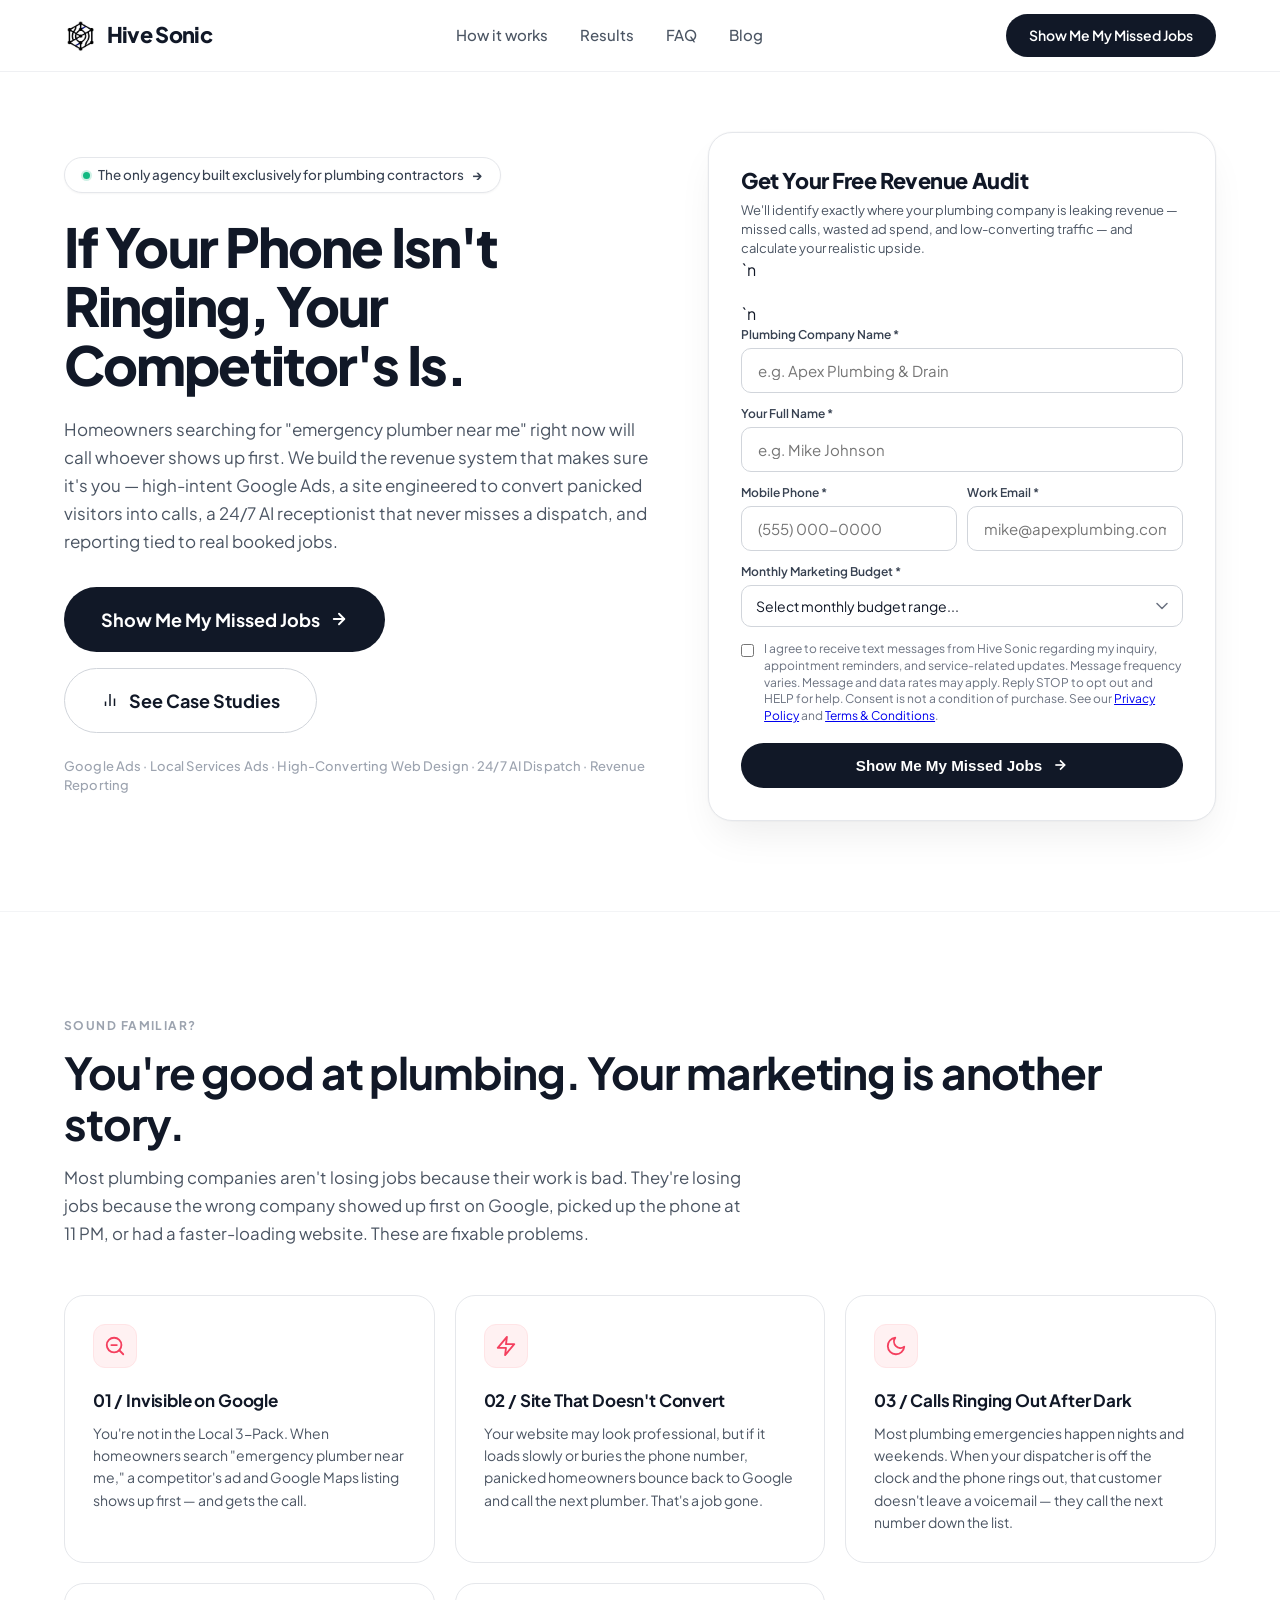
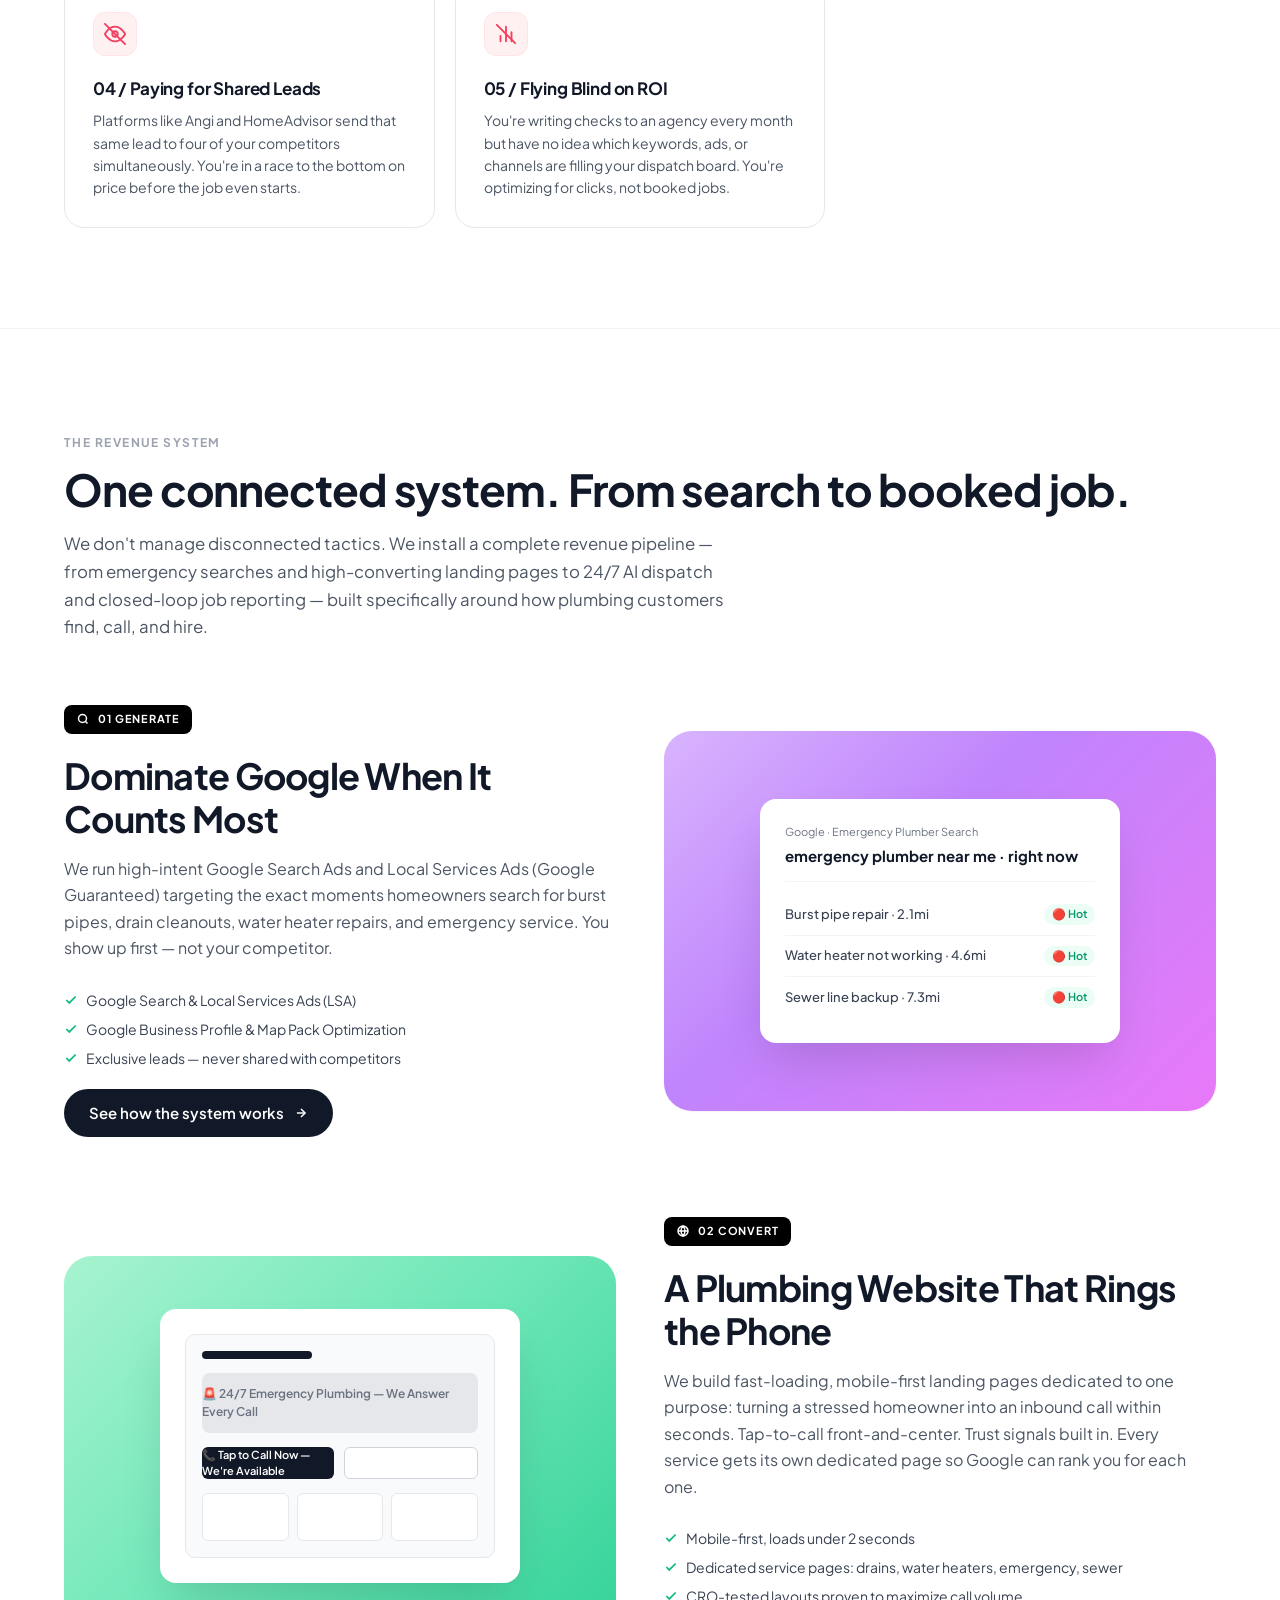
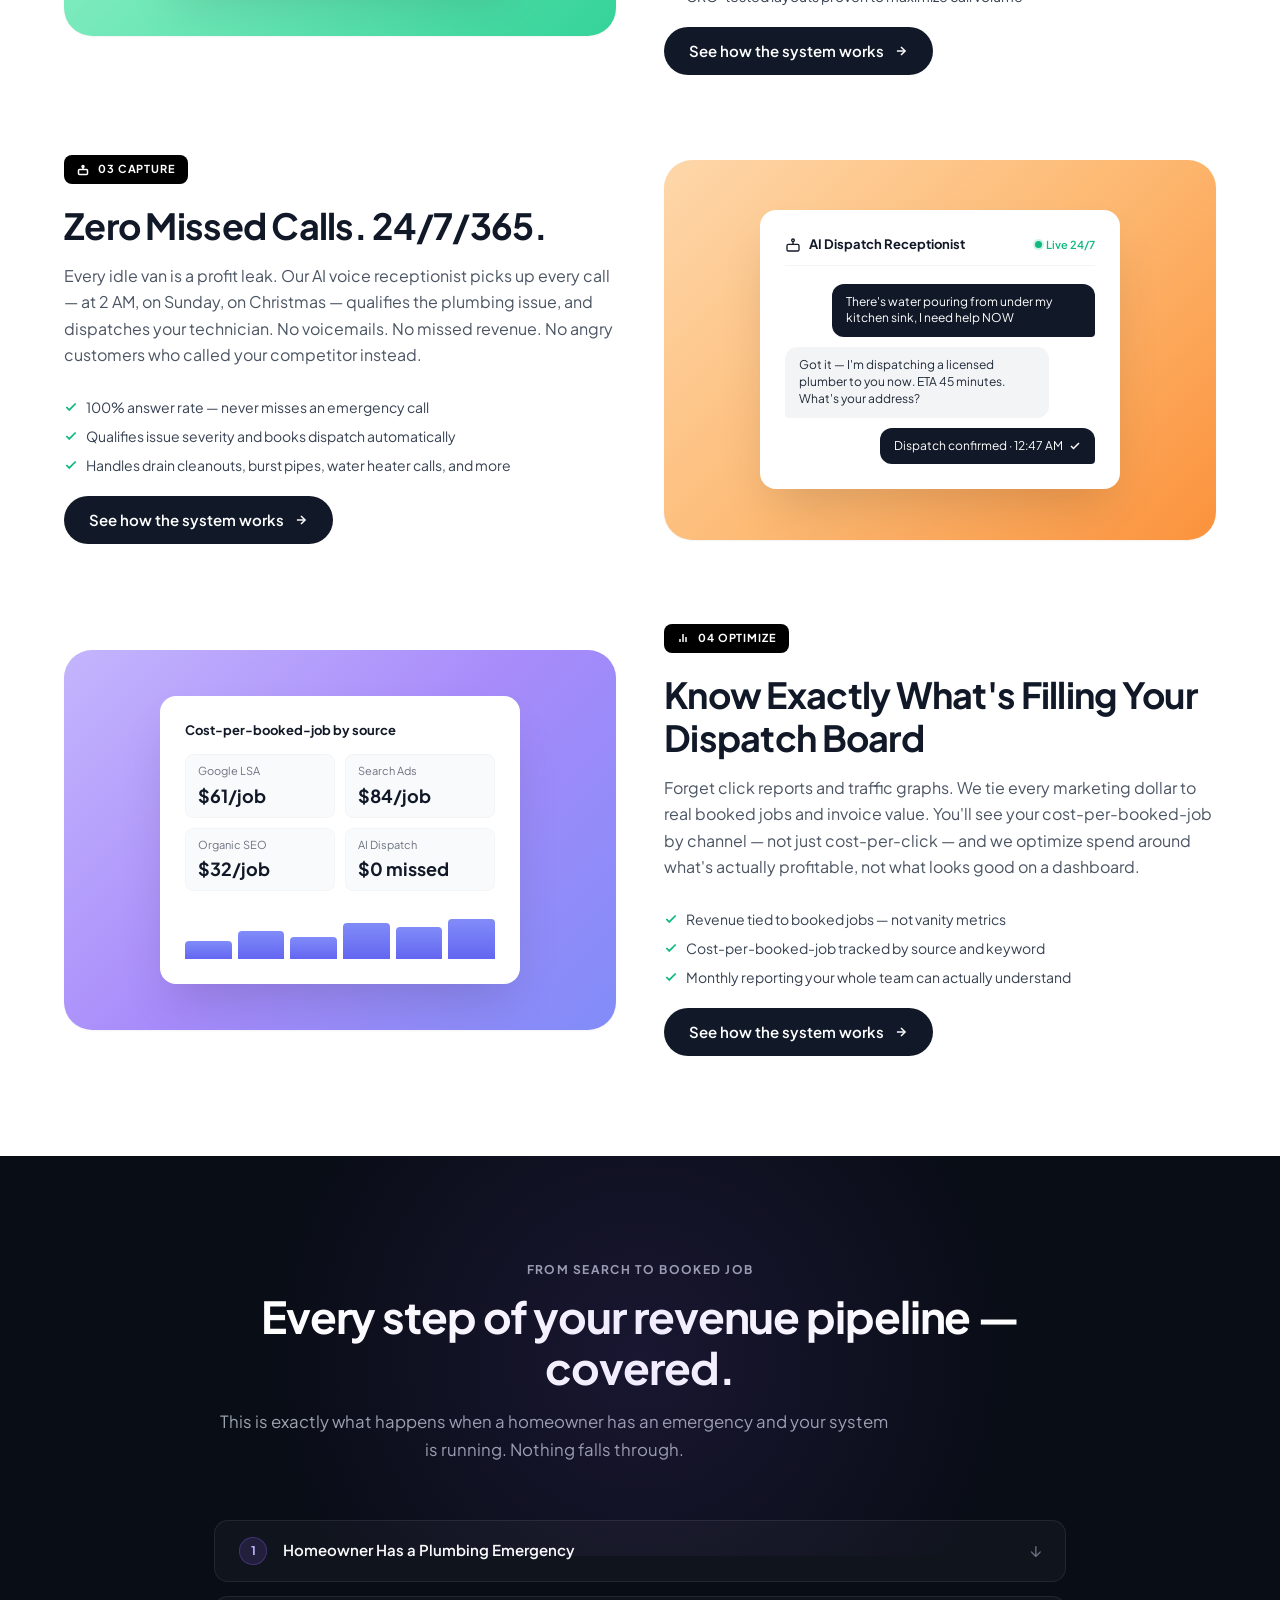
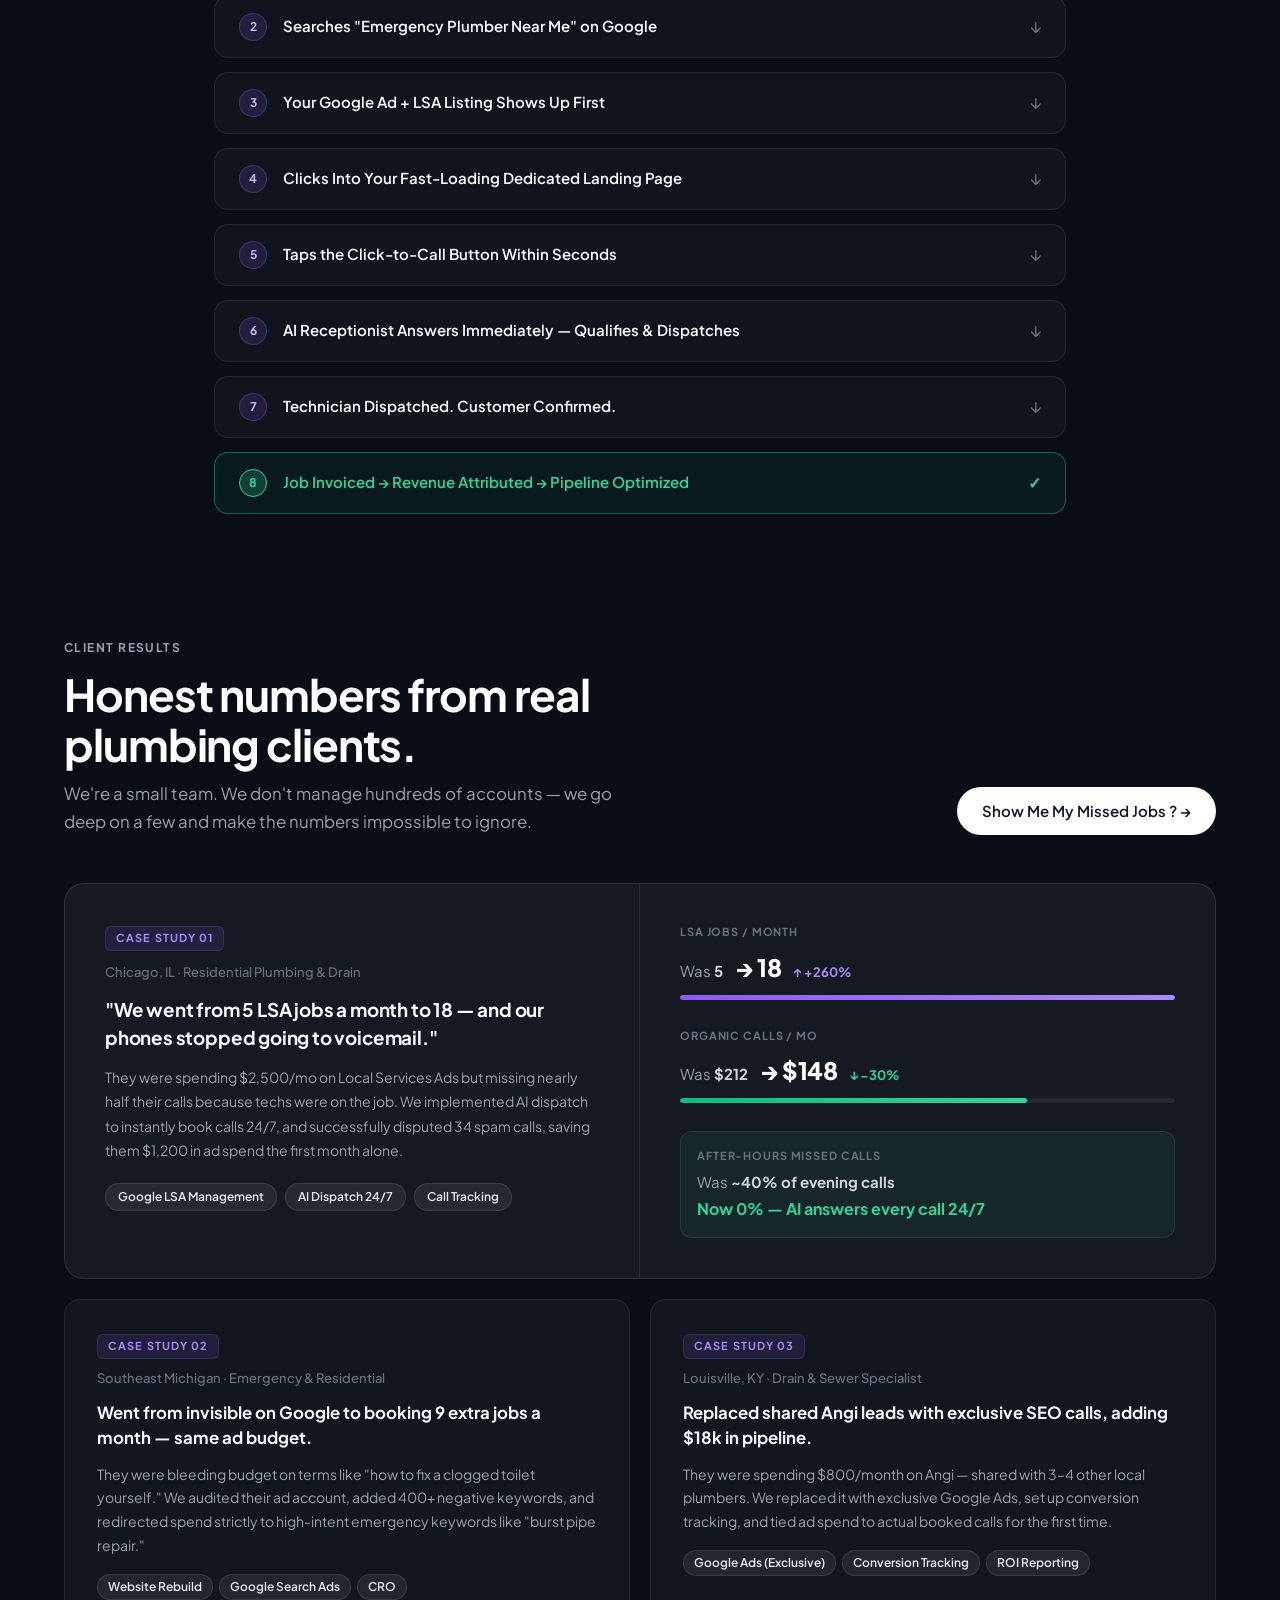
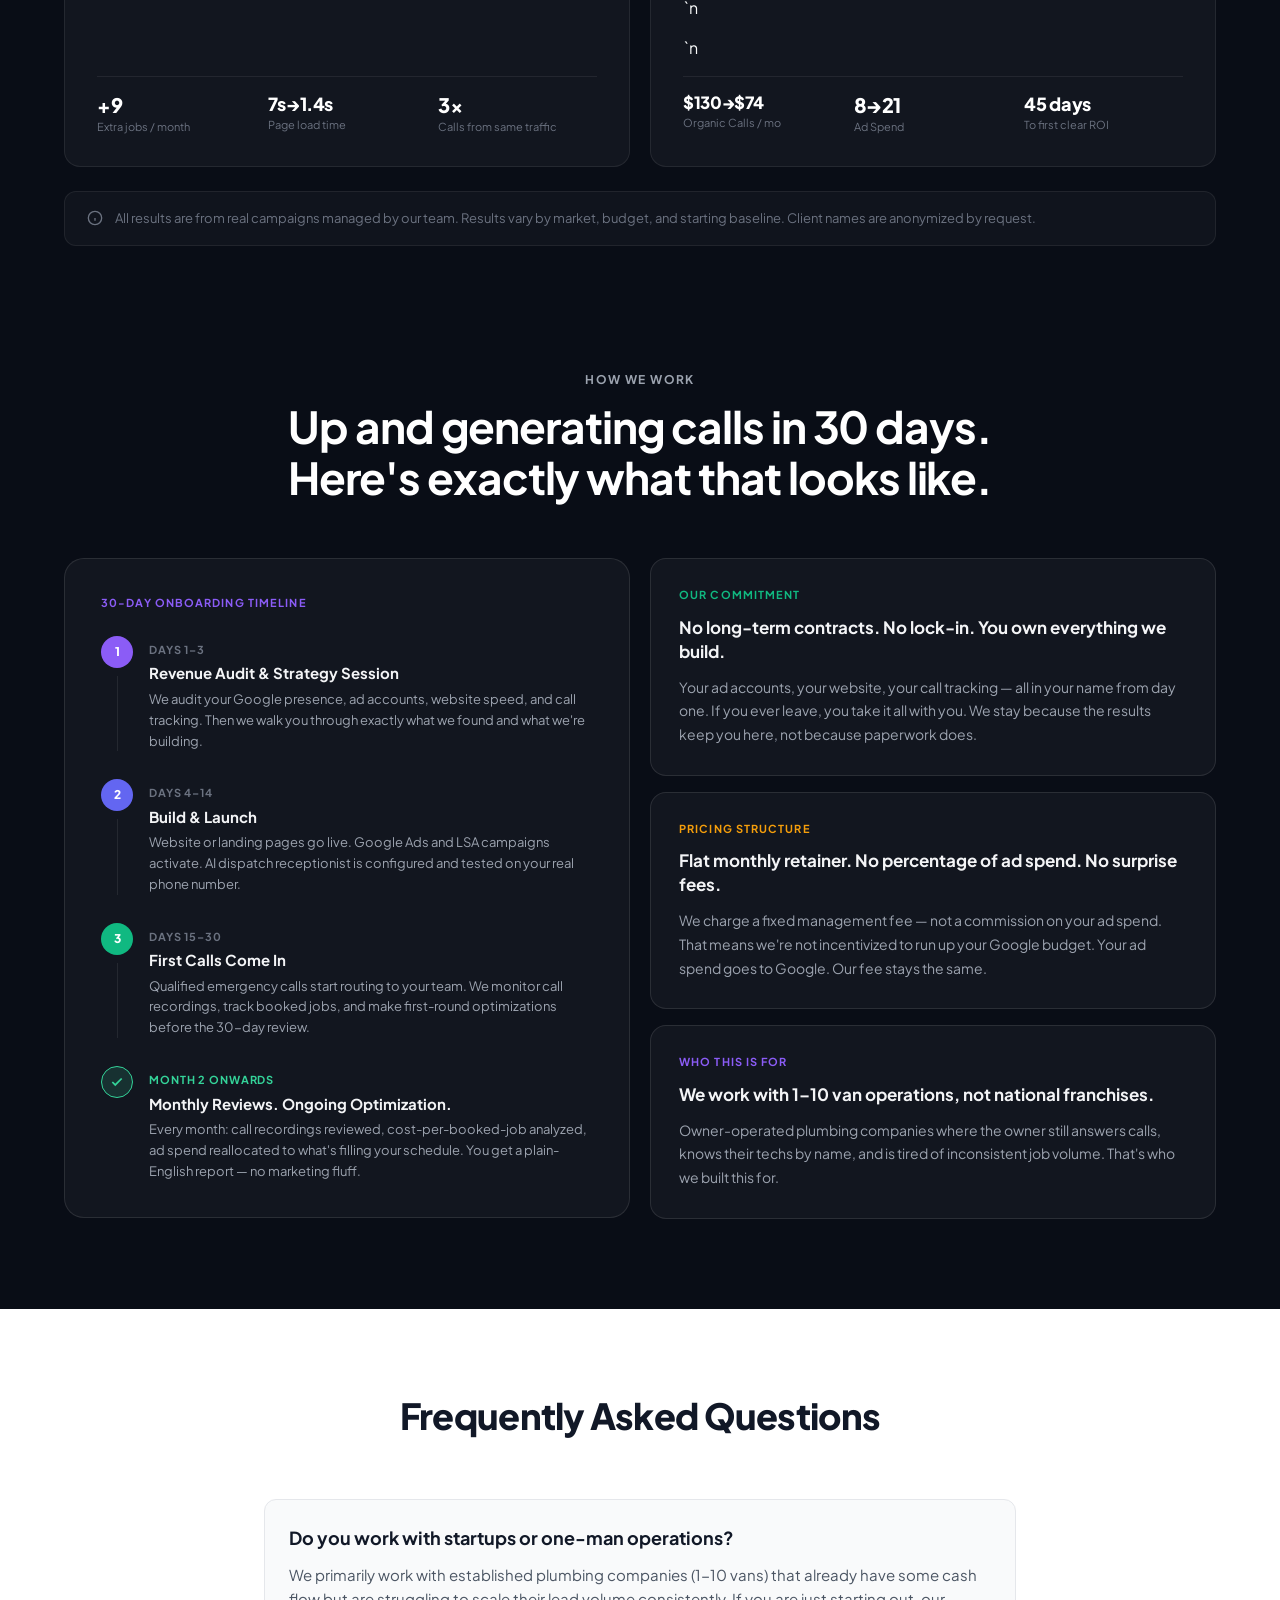
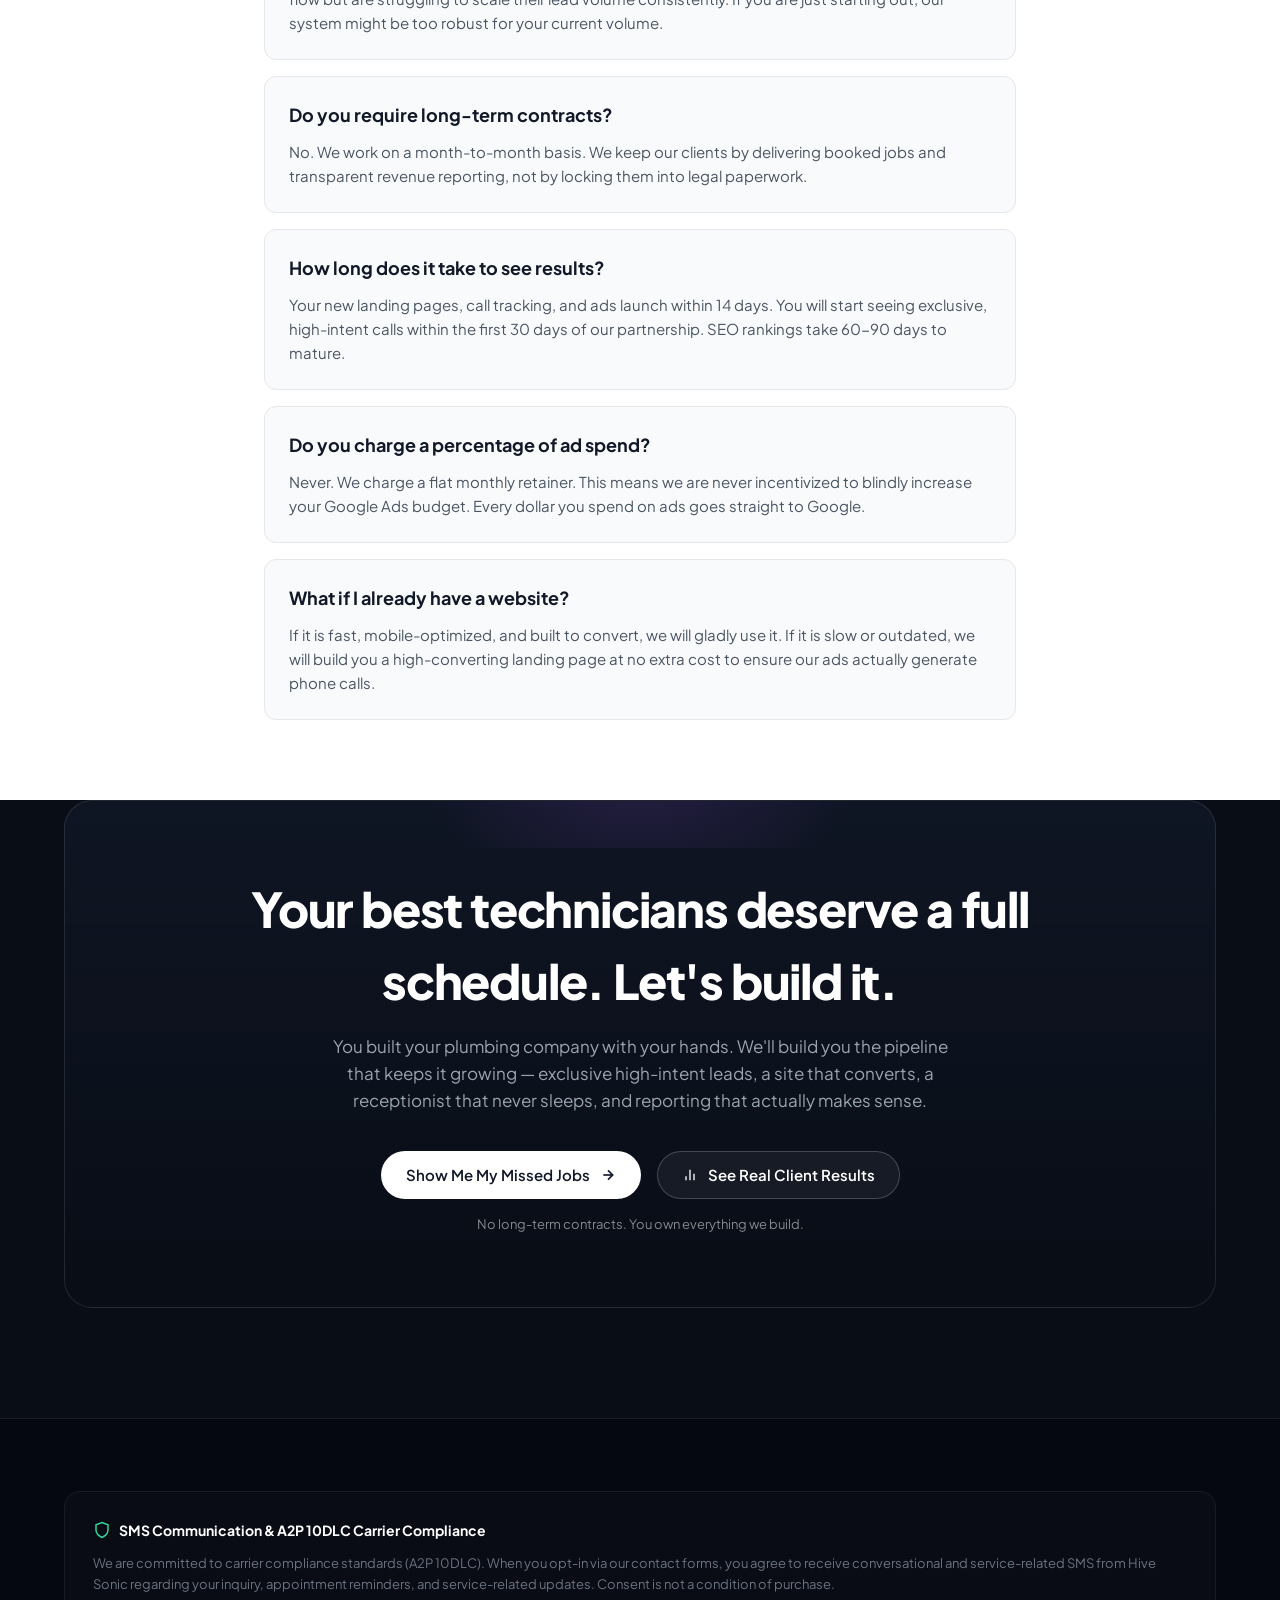
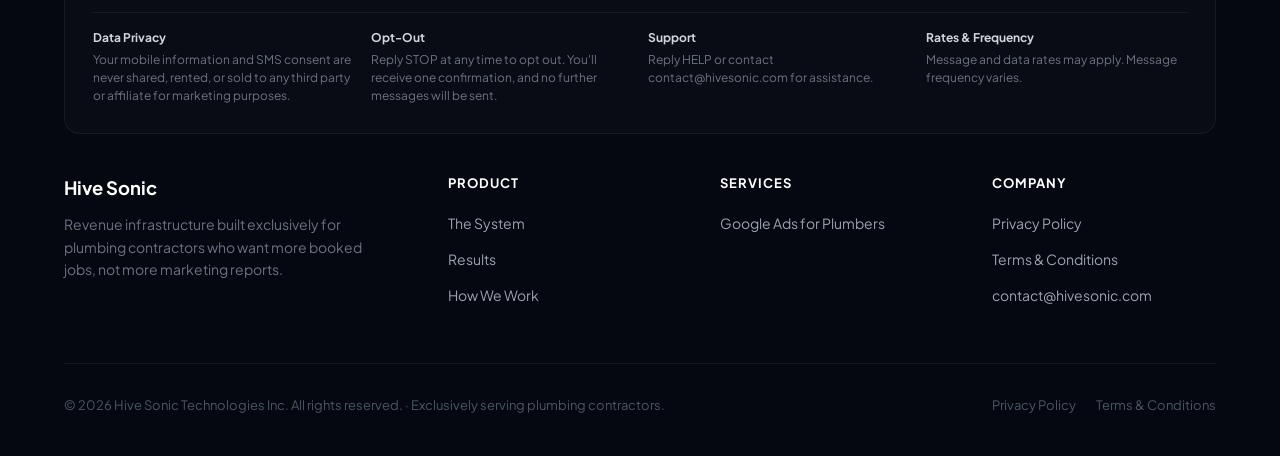
<file: index.html>
<!DOCTYPE html>
<html lang="en">
<head>
  <meta charset="UTF-8" />
  <meta name="viewport" content="width=device-width, initial-scale=1.0" />
  <title>Hive Sonic — Plumbing Marketing Agency That Books Jobs, Not Just Leads</title>
  <meta name="description" content="We help plumbing companies fill their dispatch board year-round with high-intent leads, 24/7 AI dispatch, and revenue reporting tied to real booked jobs — not vanity metrics." />
  <link rel="stylesheet" href="css/style.css" />
  <link rel="icon" href="data:image/svg+xml,<svg xmlns='http://www.w3.org/2000/svg' viewBox='0 0 100 100'><rect width='100' height='100' rx='24' fill='%23111827'/><circle cx='50' cy='50' r='16' fill='%23ffffff'/></svg>" />
</head>
<body>

  <!-- NAVIGATION -->
  <header class="header">
    <div class="container nav-container">
      <a href="index.html" class="logo"><img src="images/logo_perfect.jpg" alt="Hive Sonic Logo" style="height: 36px; width: auto; mix-blend-mode: multiply;" /> Hive Sonic</a>

      <nav class="nav-links">
        <a href="#how-it-works" class="nav-link">How it works</a>
        <a href="#results" class="nav-link">Results</a>
        <a href="#faq" class="nav-link">FAQ</a>
        <a href="blog.html" class="nav-link">Blog</a>
      </nav>

      <div class="nav-actions">
        <a href="#hero-booking-form" class="btn btn-primary btn-sm">Show Me My Missed Jobs</a>
        <button class="mobile-menu-btn" id="mobile-toggle" aria-label="Toggle menu">
          <span></span><span></span><span></span>
        </button>
      </div>
    </div>
  </header>

  <!-- Mobile Drawer -->
  <div id="mobile-drawer" style="display:none; background:#ffffff; border-bottom:1px solid #e5e7eb; padding:20px 24px;">
    <div style="display:flex; flex-direction:column; gap:16px;">
      <a href="#how-it-works" class="nav-link" style="font-size:1.1rem; font-weight:600;">How it works</a>
      <a href="#results" class="nav-link" style="font-size:1.1rem; font-weight:600;">Results</a>
      <a href="#faq" class="nav-link" style="font-size:1.1rem; font-weight:600;">FAQ</a>
      <a href="blog.html" class="nav-link" style="font-size:1.1rem; font-weight:600;">Blog</a>
      <a href="#hero-booking-form" class="btn btn-primary open-modal-btn" style="width:100%; justify-content:center; margin-top:10px;">Show Me My Missed Jobs</a>
    </div>
  </div>

  <main>
    <!-- ===================================================
         SECTION 1 — HERO
         =================================================== -->
    <section class="hero" id="hero">
      <div class="container">
        <div class="hero-grid-split">

          <!-- Left: Copy -->
          <div class="hero-content">

            <div class="hero-pill-wrapper">
              <a href="#system" class="hero-pill">
                <span class="status-dot"></span>
                <span>The only agency built exclusively for plumbing contractors</span>
                <span style="font-weight:700;">→</span>
              </a>
            </div>

            <h1 class="hero-title">
              If Your Phone Isn't Ringing, Your Competitor's Is.
            </h1>

            <p class="hero-description">
              Homeowners searching for "emergency plumber near me" right now will call whoever shows up first. We build the revenue system that makes sure it's you — high-intent Google Ads, a site engineered to convert panicked visitors into calls, a 24/7 AI receptionist that never misses a dispatch, and reporting tied to real booked jobs.
            </p>

            <div class="hero-cta-group">
              <a href="#hero-booking-form" class="btn btn-primary btn-lg">
                Show Me My Missed Jobs
                <svg width="18" height="18" viewBox="0 0 24 24" fill="none" stroke="currentColor" stroke-width="2.5" stroke-linecap="round" stroke-linejoin="round"><line x1="5" y1="12" x2="19" y2="12"></line><polyline points="12 5 19 12 12 19"></polyline></svg>
              </a>
              <a href="#results" class="btn btn-secondary btn-lg">
                <svg width="18" height="18" viewBox="0 0 24 24" fill="none" stroke="currentColor" stroke-width="2"><line x1="18" y1="20" x2="18" y2="10"></line><line x1="12" y1="20" x2="12" y2="4"></line><line x1="6" y1="20" x2="6" y2="14"></line></svg>
                See Case Studies
              </a>
            </div>

            <div class="hero-microcopy">
              Google Ads · Local Services Ads · High-Converting Web Design · 24/7 AI Dispatch · Revenue Reporting
            </div>

          </div>

          <!-- Right: Booking Form Card -->
          <div class="hero-card-form" id="hero-booking-form">
            <div class="hero-form-header">
              <h2 class="hero-form-title">Get Your Free Revenue Audit</h2>
              <p class="hero-form-sub">
                We'll identify exactly where your plumbing company is leaking revenue — missed calls, wasted ad spend, and low-converting traffic — and calculate your realistic upside.
              </p>`n            </div>`n            <form id="hero-audit-form">
              <input type="hidden" name="access_key" value="9e80df7a-deae-4be1-b392-f03b2db5c977">
              <input type="hidden" name="subject" value="New Audit Request from Hive Sonic">
              <input type="hidden" name="from_name" value="Hive Sonic Website">

              <div class="form-group-sm">
                <label class="form-label-sm" for="hero-company">Plumbing Company Name *</label>
                <input class="form-input form-input-sm" type="text" id="hero-company" name="Company Name" required placeholder="e.g. Apex Plumbing & Drain" />
              </div>

              <div class="form-group-sm">
                <label class="form-label-sm" for="hero-name">Your Full Name *</label>
                <input class="form-input form-input-sm" type="text" id="hero-name" name="Contact Name" required placeholder="e.g. Mike Johnson" />
              </div>

              <div class="grid-2-col" style="gap: 10px;">
                <div class="form-group-sm">
                  <label class="form-label-sm" for="hero-phone">Mobile Phone *</label>
                  <input class="form-input form-input-sm" type="tel" id="hero-phone" name="Phone" required placeholder="(555) 000-0000" />
                </div>
                <div class="form-group-sm">
                  <label class="form-label-sm" for="hero-email">Work Email *</label>
                  <input class="form-input form-input-sm" type="email" id="hero-email" name="Email" required placeholder="mike@apexplumbing.com" />
                </div>
              </div>

              <div class="form-group-sm" style="margin-bottom: 14px;">
                <label class="form-label-sm" for="hero-budget">Monthly Marketing Budget *</label>
                <select class="form-select" id="hero-budget" name="Budget" required>
                  <option value="" disabled selected>Select monthly budget range...</option>
                  <option value="under-2500">&lt; $2,500 / month</option>
                  <option value="2500-5000">$2,500 – $5,000 / month</option>
                  <option value="5000-10000">$5,000 – $10,000 / month</option>
                  <option value="10000-25000">$10,000 – $25,000 / month</option>
                  <option value="25000-plus">$25,000+ / month</option>
                </select>
              </div>

              <div style="margin-bottom: 18px; display: flex; align-items: flex-start; gap: 10px;">
                <input type="checkbox" id="hero-sms-consent" name="SMS Consent" value="Agreed" style="margin-top: 3px; cursor: pointer;" />
                <label for="hero-sms-consent" style="font-size: 0.75rem; color: #6b7280; line-height: 1.4; margin: 0; cursor: pointer;">
                  I agree to receive text messages from Hive Sonic regarding my inquiry, appointment reminders, and service-related updates. Message frequency varies. Message and data rates may apply. Reply STOP to opt out and HELP for help. Consent is not a condition of purchase. See our <a href="privacy-policy.html">Privacy Policy</a> and <a href="terms.html">Terms &amp; Conditions</a>.
                </label>
              </div>

              <button type="submit" class="btn btn-primary" style="width:100%; justify-content:center; padding:13px; font-size:0.95rem; font-weight:700;">
                Show Me My Missed Jobs
                <svg width="16" height="16" viewBox="0 0 24 24" fill="none" stroke="currentColor" stroke-width="2.5"><line x1="5" y1="12" x2="19" y2="12"></line><polyline points="12 5 19 12 12 19"></polyline></svg>
              </button>
            </form>

            <div id="hero-form-success" style="display:none; text-align:center; padding:24px 0;">
              <div style="width:48px; height:48px; background:#ecfdf5; border-radius:50%; display:flex; align-items:center; justify-content:center; margin:0 auto 14px; color:#10b981;">
                <svg width="26" height="26" viewBox="0 0 24 24" fill="none" stroke="currentColor" stroke-width="3"><polyline points="20 6 9 17 4 12"></polyline></svg>
              </div>
              <h3 style="font-size:1.15rem; font-weight:700; color:#111827; margin-bottom:4px;">Audit Request Received!</h3>
              <p style="font-size:0.8125rem; color:#6b7280; line-height:1.45;">
                A plumbing growth specialist will review your market and reach out via email (and SMS if opted in) within 10 minutes during business hours.
              </p>
            </div>

          </div>

        </div>
      </div>
    </section>

    <!-- ===================================================
         SECTION 2 — THE PROBLEM
         =================================================== -->
    <section class="section section-problem" id="problem">
      <div class="container">

        <div class="problem-header">
          <span class="eyebrow">SOUND FAMILIAR?</span>
          <h2 class="section-headline">You're good at plumbing. Your marketing is another story.</h2>
          <p class="section-sub">
            Most plumbing companies aren't losing jobs because their work is bad. They're losing jobs because the wrong company showed up first on Google, picked up the phone at 11 PM, or had a faster-loading website. These are fixable problems.
          </p>
        </div>

        <div class="problem-grid">

          <div class="problem-card">
            <div class="problem-icon-wrapper">
              <svg width="22" height="22" viewBox="0 0 24 24" fill="none" stroke="currentColor" stroke-width="2" stroke-linecap="round" stroke-linejoin="round"><circle cx="11" cy="11" r="8"></circle><line x1="21" y1="21" x2="16.65" y2="16.65"></line><line x1="8" y1="11" x2="14" y2="11"></line></svg>
            </div>
            <h3 class="problem-card-title">01 / Invisible on Google</h3>
            <p class="problem-card-desc">You're not in the Local 3-Pack. When homeowners search "emergency plumber near me," a competitor's ad and Google Maps listing shows up first — and gets the call.</p>
          </div>

          <div class="problem-card">
            <div class="problem-icon-wrapper">
              <svg width="22" height="22" viewBox="0 0 24 24" fill="none" stroke="currentColor" stroke-width="2" stroke-linecap="round" stroke-linejoin="round"><path d="M13 2L3 14h9l-1 8 10-12h-9l1-8z"></path></svg>
            </div>
            <h3 class="problem-card-title">02 / Site That Doesn't Convert</h3>
            <p class="problem-card-desc">Your website may look professional, but if it loads slowly or buries the phone number, panicked homeowners bounce back to Google and call the next plumber. That's a job gone.</p>
          </div>

          <div class="problem-card">
            <div class="problem-icon-wrapper">
              <svg width="22" height="22" viewBox="0 0 24 24" fill="none" stroke="currentColor" stroke-width="2" stroke-linecap="round" stroke-linejoin="round"><path d="M21 12.79A9 9 0 1 1 11.21 3 7 7 0 0 0 21 12.79z"></path></svg>
            </div>
            <h3 class="problem-card-title">03 / Calls Ringing Out After Dark</h3>
            <p class="problem-card-desc">Most plumbing emergencies happen nights and weekends. When your dispatcher is off the clock and the phone rings out, that customer doesn't leave a voicemail — they call the next number down the list.</p>
          </div>

          <div class="problem-card">
            <div class="problem-icon-wrapper">
              <svg width="22" height="22" viewBox="0 0 24 24" fill="none" stroke="currentColor" stroke-width="2" stroke-linecap="round" stroke-linejoin="round"><path d="M1 12s4-8 11-8 11 8 11 8-4 8-11 8-11-8-11-8z"></path><circle cx="12" cy="12" r="3"></circle><line x1="1" y1="1" x2="23" y2="23"></line></svg>
            </div>
            <h3 class="problem-card-title">04 / Paying for Shared Leads</h3>
            <p class="problem-card-desc">Platforms like Angi and HomeAdvisor send that same lead to four of your competitors simultaneously. You're in a race to the bottom on price before the job even starts.</p>
          </div>

          <div class="problem-card">
            <div class="problem-icon-wrapper">
              <svg width="22" height="22" viewBox="0 0 24 24" fill="none" stroke="currentColor" stroke-width="2" stroke-linecap="round" stroke-linejoin="round"><line x1="18" y1="20" x2="18" y2="10"></line><line x1="12" y1="20" x2="12" y2="4"></line><line x1="6" y1="20" x2="6" y2="14"></line><line x1="2" y1="2" x2="22" y2="22"></line></svg>
            </div>
            <h3 class="problem-card-title">05 / Flying Blind on ROI</h3>
            <p class="problem-card-desc">You're writing checks to an agency every month but have no idea which keywords, ads, or channels are filling your dispatch board. You're optimizing for clicks, not booked jobs.</p>
          </div>

        </div>

      </div>
    </section>

    <!-- ===================================================
         SECTION 3 — THE CORE SYSTEM
         =================================================== -->
    <section class="section section-system" id="system">
      <div class="container">

        <div class="system-header">
          <span class="eyebrow">THE REVENUE SYSTEM</span>
          <h2 class="section-headline">One connected system. From search to booked job.</h2>
          <p class="section-sub">
            We don't manage disconnected tactics. We install a complete revenue pipeline — from emergency searches and high-converting landing pages to 24/7 AI dispatch and closed-loop job reporting — built specifically around how plumbing customers find, call, and hire.
          </p>
        </div>

        <div class="system-stages">

          <!-- STAGE 01: GENERATE -->
          <div class="stage-row">
            <div class="stage-content">
              <div class="stage-badge">
                <span class="stage-badge-icon">
                  <svg width="12" height="12" viewBox="0 0 24 24" fill="none" stroke="currentColor" stroke-width="3"><circle cx="11" cy="11" r="8"></circle><line x1="21" y1="21" x2="16.65" y2="16.65"></line></svg>
                </span>
                01 GENERATE
              </div>
              <h3 class="stage-headline">Dominate Google When It Counts Most</h3>
              <p class="stage-desc">We run high-intent Google Search Ads and Local Services Ads (Google Guaranteed) targeting the exact moments homeowners search for burst pipes, drain cleanouts, water heater repairs, and emergency service. You show up first — not your competitor.</p>
              <ul style="list-style:none; padding:0; margin:0 0 20px; display:flex; flex-direction:column; gap:8px;">
                <li style="display:flex; align-items:center; gap:8px; font-size:0.875rem; color:#374151;">
                  <svg width="14" height="14" viewBox="0 0 24 24" fill="none" stroke="#10b981" stroke-width="3"><polyline points="20 6 9 17 4 12"></polyline></svg>
                  Google Search & Local Services Ads (LSA)
                </li>
                <li style="display:flex; align-items:center; gap:8px; font-size:0.875rem; color:#374151;">
                  <svg width="14" height="14" viewBox="0 0 24 24" fill="none" stroke="#10b981" stroke-width="3"><polyline points="20 6 9 17 4 12"></polyline></svg>
                  Google Business Profile &amp; Map Pack Optimization
                </li>
                <li style="display:flex; align-items:center; gap:8px; font-size:0.875rem; color:#374151;">
                  <svg width="14" height="14" viewBox="0 0 24 24" fill="none" stroke="#10b981" stroke-width="3"><polyline points="20 6 9 17 4 12"></polyline></svg>
                  Exclusive leads — never shared with competitors
                </li>
              </ul>
              <a href="#hero-booking-form" class="btn btn-primary open-modal-btn">
                See how the system works
                <svg width="14" height="14" viewBox="0 0 24 24" fill="none" stroke="currentColor" stroke-width="2.5"><line x1="5" y1="12" x2="19" y2="12"></line><polyline points="12 5 19 12 12 19"></polyline></svg>
              </a>
            </div>

            <div class="stage-visual">
              <div class="gradient-backdrop gradient-purple">
                <div class="floating-ui-card">
                  <div class="search-widget-label">Google · Emergency Plumber Search</div>
                  <div class="search-widget-query">emergency plumber near me · right now</div>
                  <div class="search-lead-item">
                    <span>Burst pipe repair · 2.1mi</span>
                    <span class="badge-hot">🔴 Hot</span>
                  </div>
                  <div class="search-lead-item">
                    <span>Water heater not working · 4.6mi</span>
                    <span class="badge-hot">🔴 Hot</span>
                  </div>
                  <div class="search-lead-item">
                    <span>Sewer line backup · 7.3mi</span>
                    <span class="badge-hot">🔴 Hot</span>
                  </div>
                </div>
              </div>
            </div>
          </div>

          <!-- STAGE 02: CONVERT -->
          <div class="stage-row reverse">
            <div class="stage-content">
              <div class="stage-badge">
                <span class="stage-badge-icon">
                  <svg width="12" height="12" viewBox="0 0 24 24" fill="none" stroke="currentColor" stroke-width="3"><circle cx="12" cy="12" r="10"></circle><line x1="2" y1="12" x2="22" y2="12"></line><path d="M12 2a15.3 15.3 0 0 1 4 10 15.3 15.3 0 0 1-4 10 15.3 15.3 0 0 1-4-10 15.3 15.3 0 0 1 4-10z"></path></svg>
                </span>
                02 CONVERT
              </div>
              <h3 class="stage-headline">A Plumbing Website That Rings the Phone</h3>
              <p class="stage-desc">We build fast-loading, mobile-first landing pages dedicated to one purpose: turning a stressed homeowner into an inbound call within seconds. Tap-to-call front-and-center. Trust signals built in. Every service gets its own dedicated page so Google can rank you for each one.</p>
              <ul style="list-style:none; padding:0; margin:0 0 20px; display:flex; flex-direction:column; gap:8px;">
                <li style="display:flex; align-items:center; gap:8px; font-size:0.875rem; color:#374151;">
                  <svg width="14" height="14" viewBox="0 0 24 24" fill="none" stroke="#10b981" stroke-width="3"><polyline points="20 6 9 17 4 12"></polyline></svg>
                  Mobile-first, loads under 2 seconds
                </li>
                <li style="display:flex; align-items:center; gap:8px; font-size:0.875rem; color:#374151;">
                  <svg width="14" height="14" viewBox="0 0 24 24" fill="none" stroke="#10b981" stroke-width="3"><polyline points="20 6 9 17 4 12"></polyline></svg>
                  Dedicated service pages: drains, water heaters, emergency, sewer
                </li>
                <li style="display:flex; align-items:center; gap:8px; font-size:0.875rem; color:#374151;">
                  <svg width="14" height="14" viewBox="0 0 24 24" fill="none" stroke="#10b981" stroke-width="3"><polyline points="20 6 9 17 4 12"></polyline></svg>
                  CRO-tested layouts proven to maximize call volume
                </li>
              </ul>
              <a href="#hero-booking-form" class="btn btn-primary open-modal-btn">
                See how the system works
                <svg width="14" height="14" viewBox="0 0 24 24" fill="none" stroke="currentColor" stroke-width="2.5"><line x1="5" y1="12" x2="19" y2="12"></line><polyline points="12 5 19 12 12 19"></polyline></svg>
              </a>
            </div>

            <div class="stage-visual">
              <div class="gradient-backdrop gradient-mint">
                <div class="floating-ui-card">
                  <div class="convert-preview">
                    <div class="convert-header-bar"></div>
                    <div class="convert-banner">🚨 24/7 Emergency Plumbing — We Answer Every Call</div>
                    <div class="convert-action-row">
                      <div class="convert-btn-mock">📞 Tap to Call Now — We're Available</div>
                      <div class="convert-btn-mock-light"></div>
                    </div>
                    <div class="convert-blocks">
                      <div class="convert-block"></div>
                      <div class="convert-block"></div>
                      <div class="convert-block"></div>
                    </div>
                  </div>
                </div>
              </div>
            </div>
          </div>

          <!-- STAGE 03: CAPTURE -->
          <div class="stage-row">
            <div class="stage-content">
              <div class="stage-badge">
                <span class="stage-badge-icon">
                  <svg width="12" height="12" viewBox="0 0 24 24" fill="none" stroke="currentColor" stroke-width="3"><rect x="3" y="11" width="18" height="10" rx="2"></rect><circle cx="12" cy="5" r="2"></circle><path d="M12 7v4"></path></svg>
                </span>
                03 CAPTURE
              </div>
              <h3 class="stage-headline">Zero Missed Calls. 24/7/365.</h3>
              <p class="stage-desc">Every idle van is a profit leak. Our AI voice receptionist picks up every call — at 2 AM, on Sunday, on Christmas — qualifies the plumbing issue, and dispatches your technician. No voicemails. No missed revenue. No angry customers who called your competitor instead.</p>
              <ul style="list-style:none; padding:0; margin:0 0 20px; display:flex; flex-direction:column; gap:8px;">
                <li style="display:flex; align-items:center; gap:8px; font-size:0.875rem; color:#374151;">
                  <svg width="14" height="14" viewBox="0 0 24 24" fill="none" stroke="#10b981" stroke-width="3"><polyline points="20 6 9 17 4 12"></polyline></svg>
                  100% answer rate — never misses an emergency call
                </li>
                <li style="display:flex; align-items:center; gap:8px; font-size:0.875rem; color:#374151;">
                  <svg width="14" height="14" viewBox="0 0 24 24" fill="none" stroke="#10b981" stroke-width="3"><polyline points="20 6 9 17 4 12"></polyline></svg>
                  Qualifies issue severity and books dispatch automatically
                </li>
                <li style="display:flex; align-items:center; gap:8px; font-size:0.875rem; color:#374151;">
                  <svg width="14" height="14" viewBox="0 0 24 24" fill="none" stroke="#10b981" stroke-width="3"><polyline points="20 6 9 17 4 12"></polyline></svg>
                  Handles drain cleanouts, burst pipes, water heater calls, and more
                </li>
              </ul>
              <a href="#hero-booking-form" class="btn btn-primary open-modal-btn">
                See how the system works
                <svg width="14" height="14" viewBox="0 0 24 24" fill="none" stroke="currentColor" stroke-width="2.5"><line x1="5" y1="12" x2="19" y2="12"></line><polyline points="12 5 19 12 12 19"></polyline></svg>
              </a>
            </div>

            <div class="stage-visual">
              <div class="gradient-backdrop gradient-amber">
                <div class="floating-ui-card">
                  <div class="ai-card-header">
                    <div class="ai-card-title">
                      <svg width="16" height="16" viewBox="0 0 24 24" fill="none" stroke="currentColor" stroke-width="2"><rect x="3" y="11" width="18" height="10" rx="2"></rect><circle cx="12" cy="5" r="2"></circle><path d="M12 7v4"></path></svg>
                      AI Dispatch Receptionist
                    </div>
                    <div class="ai-live-indicator">
                      <span class="status-dot"></span> Live 24/7
                    </div>
                  </div>
                  <div class="ai-chat-thread">
                    <div class="chat-bubble bubble-user">
                      There's water pouring from under my kitchen sink, I need help NOW
                    </div>
                    <div class="chat-bubble bubble-ai">
                      Got it — I'm dispatching a licensed plumber to you now. ETA 45 minutes. What's your address?
                    </div>
                    <div class="chat-bubble bubble-confirm">
                      <span>Dispatch confirmed · 12:47 AM</span>
                      <svg width="12" height="12" viewBox="0 0 24 24" fill="none" stroke="currentColor" stroke-width="3"><polyline points="20 6 9 17 4 12"></polyline></svg>
                    </div>
                  </div>
                </div>
              </div>
            </div>
          </div>

          <!-- STAGE 04: OPTIMIZE -->
          <div class="stage-row reverse">
            <div class="stage-content">
              <div class="stage-badge">
                <span class="stage-badge-icon">
                  <svg width="12" height="12" viewBox="0 0 24 24" fill="none" stroke="currentColor" stroke-width="3"><line x1="18" y1="20" x2="18" y2="10"></line><line x1="12" y1="20" x2="12" y2="4"></line><line x1="6" y1="20" x2="6" y2="14"></line></svg>
                </span>
                04 OPTIMIZE
              </div>
              <h3 class="stage-headline">Know Exactly What's Filling Your Dispatch Board</h3>
              <p class="stage-desc">Forget click reports and traffic graphs. We tie every marketing dollar to real booked jobs and invoice value. You'll see your cost-per-booked-job by channel — not just cost-per-click — and we optimize spend around what's actually profitable, not what looks good on a dashboard.</p>
              <ul style="list-style:none; padding:0; margin:0 0 20px; display:flex; flex-direction:column; gap:8px;">
                <li style="display:flex; align-items:center; gap:8px; font-size:0.875rem; color:#374151;">
                  <svg width="14" height="14" viewBox="0 0 24 24" fill="none" stroke="#10b981" stroke-width="3"><polyline points="20 6 9 17 4 12"></polyline></svg>
                  Revenue tied to booked jobs — not vanity metrics
                </li>
                <li style="display:flex; align-items:center; gap:8px; font-size:0.875rem; color:#374151;">
                  <svg width="14" height="14" viewBox="0 0 24 24" fill="none" stroke="#10b981" stroke-width="3"><polyline points="20 6 9 17 4 12"></polyline></svg>
                  Cost-per-booked-job tracked by source and keyword
                </li>
                <li style="display:flex; align-items:center; gap:8px; font-size:0.875rem; color:#374151;">
                  <svg width="14" height="14" viewBox="0 0 24 24" fill="none" stroke="#10b981" stroke-width="3"><polyline points="20 6 9 17 4 12"></polyline></svg>
                  Monthly reporting your whole team can actually understand
                </li>
              </ul>
              <a href="#hero-booking-form" class="btn btn-primary open-modal-btn">
                See how the system works
                <svg width="14" height="14" viewBox="0 0 24 24" fill="none" stroke="currentColor" stroke-width="2.5"><line x1="5" y1="12" x2="19" y2="12"></line><polyline points="12 5 19 12 12 19"></polyline></svg>
              </a>
            </div>

            <div class="stage-visual">
              <div class="gradient-backdrop gradient-indigo">
                <div class="floating-ui-card">
                  <div class="track-header">Cost-per-booked-job by source</div>
                  <div class="track-grid">
                    <div class="track-item">
                      <div class="track-label">Google LSA</div>
                      <div class="track-val">$61/job</div>
                    </div>
                    <div class="track-item">
                      <div class="track-label">Search Ads</div>
                      <div class="track-val">$84/job</div>
                    </div>
                    <div class="track-item">
                      <div class="track-label">Organic SEO</div>
                      <div class="track-val">$32/job</div>
                    </div>
                    <div class="track-item">
                      <div class="track-label">AI Dispatch</div>
                      <div class="track-val">$0 missed</div>
                    </div>
                  </div>
                  <div class="track-bars">
                    <div class="track-bar" style="height:45%;"></div>
                    <div class="track-bar" style="height:70%;"></div>
                    <div class="track-bar" style="height:55%;"></div>
                    <div class="track-bar" style="height:90%;"></div>
                    <div class="track-bar" style="height:80%;"></div>
                    <div class="track-bar" style="height:100%;"></div>
                  </div>
                </div>
              </div>
            </div>
          </div>

        </div>
      </div>
    </section>


    <!-- DARK WRAPPER -->
    <div class="section-dark">

      <!-- ===================================================
           SECTION 5 — CUSTOMER WORKFLOW
           =================================================== -->
      <section class="section" id="workflow" style="padding-bottom:60px;">
        <div class="container-narrow">

          <div style="text-align:center;">
            <span class="eyebrow eyebrow-dark">FROM SEARCH TO BOOKED JOB</span>
            <h2 class="section-headline section-headline-dark">Every step of your revenue pipeline — covered.</h2>
            <p class="section-sub section-sub-dark">This is exactly what happens when a homeowner has an emergency and your system is running. Nothing falls through.</p>
          </div>

          <div class="workflow-pipeline">

            <div class="workflow-step">
              <div class="workflow-step-left">
                <span class="workflow-step-num">1</span>
                <span class="workflow-step-text">Homeowner Has a Plumbing Emergency</span>
              </div>
              <span class="workflow-step-arrow">↓</span>
            </div>

            <div class="workflow-step">
              <div class="workflow-step-left">
                <span class="workflow-step-num">2</span>
                <span class="workflow-step-text">Searches "Emergency Plumber Near Me" on Google</span>
              </div>
              <span class="workflow-step-arrow">↓</span>
            </div>

            <div class="workflow-step">
              <div class="workflow-step-left">
                <span class="workflow-step-num">3</span>
                <span class="workflow-step-text">Your Google Ad + LSA Listing Shows Up First</span>
              </div>
              <span class="workflow-step-arrow">↓</span>
            </div>

            <div class="workflow-step">
              <div class="workflow-step-left">
                <span class="workflow-step-num">4</span>
                <span class="workflow-step-text">Clicks Into Your Fast-Loading Dedicated Landing Page</span>
              </div>
              <span class="workflow-step-arrow">↓</span>
            </div>

            <div class="workflow-step">
              <div class="workflow-step-left">
                <span class="workflow-step-num">5</span>
                <span class="workflow-step-text">Taps the Click-to-Call Button Within Seconds</span>
              </div>
              <span class="workflow-step-arrow">↓</span>
            </div>

            <div class="workflow-step">
              <div class="workflow-step-left">
                <span class="workflow-step-num">6</span>
                <span class="workflow-step-text">AI Receptionist Answers Immediately — Qualifies & Dispatches</span>
              </div>
              <span class="workflow-step-arrow">↓</span>
            </div>

            <div class="workflow-step">
              <div class="workflow-step-left">
                <span class="workflow-step-num">7</span>
                <span class="workflow-step-text">Technician Dispatched. Customer Confirmed.</span>
              </div>
              <span class="workflow-step-arrow">↓</span>
            </div>

            <div class="workflow-step" style="border-color:rgba(52,211,153,0.4); background:rgba(16,185,129,0.08);">
              <div class="workflow-step-left">
                <span class="workflow-step-num" style="background:rgba(52,211,153,0.2); color:#34d399; border-color:#34d399;">8</span>
                <span class="workflow-step-text" style="color:#34d399;">Job Invoiced → Revenue Attributed → Pipeline Optimized</span>
              </div>
              <span style="color:#34d399; font-weight:700;">✓</span>
            </div>

          </div>

        </div>
      </section>

      <!-- ===================================================
           SECTION 6 — CASE STUDIES
           =================================================== -->
      <section class="section" id="results" style="padding-top:60px; padding-bottom:80px;">
        <div class="container">

          <!-- Header row -->
          <div style="display:flex; flex-wrap:wrap; align-items:flex-end; justify-content:space-between; gap:24px; margin-bottom:48px;">
            <div style="max-width:580px;">
              <span class="eyebrow eyebrow-dark">CLIENT RESULTS</span>
              <h2 class="section-headline section-headline-dark" style="margin-bottom:10px;">Honest numbers from real plumbing clients.</h2>
              <p class="section-sub section-sub-dark" style="margin:0;">We're a small team. We don't manage hundreds of accounts — we go deep on a few and make the numbers impossible to ignore.</p>
            </div>
            <a href="#hero-booking-form" class="btn btn-white" style="flex-shrink:0;">Show Me My Missed Jobs ? →</a>
          </div>

          <!-- Case Study 01 — Large Feature Card -->
          <div style="background:rgba(255,255,255,0.05); border:1px solid rgba(255,255,255,0.1); border-radius:20px; overflow:hidden; margin-bottom:20px;">
            <div class="grid-2-col" style="min-height:300px;">

              <!-- Left: Story -->
              <div style="padding:40px; border-right:1px solid rgba(255,255,255,0.08);">
                <div style="display:inline-block; font-size:0.6875rem; font-weight:700; letter-spacing:0.1em; text-transform:uppercase; color:#a78bfa; background:rgba(139,92,246,0.12); border:1px solid rgba(139,92,246,0.2); border-radius:6px; padding:3px 10px; margin-bottom:12px;">Case Study 01</div>
                <div style="font-size:0.8125rem; color:#6b7280; margin-bottom:14px; font-weight:500;">Chicago, IL · Residential Plumbing &amp; Drain</div>
                <h3 style="font-size:1.175rem; font-weight:700; color:#f9fafb; line-height:1.45; letter-spacing:-0.01em; margin-bottom:14px;">"We went from 5 LSA jobs a month to 18 — and our phones stopped going to voicemail."</h3>
                <p style="font-size:0.875rem; color:#9ca3af; line-height:1.75; margin-bottom:20px;">They were spending $2,500/mo on Local Services Ads but missing nearly half their calls because techs were on the job. We implemented AI dispatch to instantly book calls 24/7, and successfully disputed 34 spam calls, saving them $1,200 in ad spend the first month alone.</p>
                <div style="display:flex; flex-wrap:wrap; gap:8px;">
                  <span style="font-size:0.75rem; font-weight:600; color:#e5e7eb; background:rgba(255,255,255,0.07); border:1px solid rgba(255,255,255,0.1); border-radius:20px; padding:4px 12px;">Google LSA Management</span>
                  <span style="font-size:0.75rem; font-weight:600; color:#e5e7eb; background:rgba(255,255,255,0.07); border:1px solid rgba(255,255,255,0.1); border-radius:20px; padding:4px 12px;">AI Dispatch 24/7</span>
                  <span style="font-size:0.75rem; font-weight:600; color:#e5e7eb; background:rgba(255,255,255,0.07); border:1px solid rgba(255,255,255,0.1); border-radius:20px; padding:4px 12px;">Call Tracking</span>
                </div>
              </div>

              <!-- Right: Numbers -->
              <div style="padding:40px; display:flex; flex-direction:column; justify-content:center; gap:28px;">

                <!-- Stat: Jobs -->
                <div>
                  <div style="font-size:0.6875rem; font-weight:700; letter-spacing:0.08em; text-transform:uppercase; color:#6b7280; margin-bottom:8px;">LSA Jobs / Month</div>
                  <div style="display:flex; align-items:baseline; gap:12px; margin-bottom:10px;">
                    <span style="font-size:0.9375rem; color:#9ca3af;">Was <strong style="color:#d1d5db;">5</strong></span>
                    <span style="font-size:1.5rem; font-weight:800; color:#fff; letter-spacing:-0.02em;">→ 18</span>
                    <span style="font-size:0.8125rem; font-weight:700; color:#a78bfa;">↑ +260%</span>
                  </div>
                  <div style="height:5px; background:rgba(255,255,255,0.07); border-radius:3px; overflow:hidden;">
                    <div style="height:100%; width:100%; background:linear-gradient(90deg,#8b5cf6,#a78bfa); border-radius:3px;"></div>
                  </div>
                </div>

                <!-- Stat: Organic Calls / mo -->
                <div>
                  <div style="font-size:0.6875rem; font-weight:700; letter-spacing:0.08em; text-transform:uppercase; color:#6b7280; margin-bottom:8px;">Organic Calls / mo</div>
                  <div style="display:flex; align-items:baseline; gap:12px; margin-bottom:10px;">
                    <span style="font-size:0.9375rem; color:#9ca3af;">Was <strong style="color:#d1d5db;">$212</strong></span>
                    <span style="font-size:1.5rem; font-weight:800; color:#fff; letter-spacing:-0.02em;">→ $148</span>
                    <span style="font-size:0.8125rem; font-weight:700; color:#34d399;">↓ −30%</span>
                  </div>
                  <div style="height:5px; background:rgba(255,255,255,0.07); border-radius:3px; overflow:hidden;">
                    <div style="height:100%; width:70%; background:linear-gradient(90deg,#10b981,#34d399); border-radius:3px;"></div>
                  </div>
                </div>

                <!-- Stat: Missed calls -->
                <div style="background:rgba(52,211,153,0.07); border:1px solid rgba(52,211,153,0.15); border-radius:12px; padding:16px;">
                  <div style="font-size:0.6875rem; font-weight:700; letter-spacing:0.08em; text-transform:uppercase; color:#6b7280; margin-bottom:6px;">After-Hours Missed Calls</div>
                  <div style="font-size:0.9375rem; color:#9ca3af; margin-bottom:4px;">Was <strong style="color:#d1d5db;">~40% of evening calls</strong></div>
                  <div style="font-size:1rem; font-weight:700; color:#34d399;">Now 0% — AI answers every call 24/7</div>
                </div>

              </div>
            </div>
          </div>

          <!-- Case Studies 02 & 03 — Two equal cards -->
          <div class="grid-2-col" style="gap:20px; margin-bottom:24px;">

            <!-- Card 02 -->
            <div style="background:rgba(255,255,255,0.04); border:1px solid rgba(255,255,255,0.08); border-radius:16px; padding:32px; display:flex; flex-direction:column; gap:16px;">
              <div>
                <div style="display:inline-block; font-size:0.6875rem; font-weight:700; letter-spacing:0.1em; text-transform:uppercase; color:#a78bfa; background:rgba(139,92,246,0.12); border:1px solid rgba(139,92,246,0.2); border-radius:6px; padding:3px 10px; margin-bottom:10px;">Case Study 02</div>
                <div style="font-size:0.8125rem; color:#6b7280; font-weight:500; margin-bottom:12px;">Southeast Michigan · Emergency &amp; Residential</div>
                <h3 style="font-size:1.05rem; font-weight:700; color:#f3f4f6; line-height:1.5; margin-bottom:12px;">Went from invisible on Google to booking 9 extra jobs a month — same ad budget.</h3>
                <p style="font-size:0.875rem; color:#9ca3af; line-height:1.7; margin-bottom:16px;">They were bleeding budget on terms like "how to fix a clogged toilet yourself." We audited their ad account, added 400+ negative keywords, and redirected spend strictly to high-intent emergency keywords like "burst pipe repair."</p>
                <div style="display:flex; flex-wrap:wrap; gap:6px; margin-bottom:20px;">
                  <span style="font-size:0.75rem; font-weight:600; color:#e5e7eb; background:rgba(255,255,255,0.07); border:1px solid rgba(255,255,255,0.1); border-radius:20px; padding:3px 10px;">Website Rebuild</span>
                  <span style="font-size:0.75rem; font-weight:600; color:#e5e7eb; background:rgba(255,255,255,0.07); border:1px solid rgba(255,255,255,0.1); border-radius:20px; padding:3px 10px;">Google Search Ads</span>
                  <span style="font-size:0.75rem; font-weight:600; color:#e5e7eb; background:rgba(255,255,255,0.07); border:1px solid rgba(255,255,255,0.1); border-radius:20px; padding:3px 10px;">CRO</span>
                </div>
              </div>
              <div class="grid-3-col-mini" style="gap:12px; padding-top:16px; border-top:1px solid rgba(255,255,255,0.07); margin-top:auto;">
                <div>
                  <div style="font-size:1.25rem; font-weight:800; color:#fff; letter-spacing:-0.02em; line-height:1.2;">+9</div>
                  <div style="font-size:0.6875rem; color:#6b7280; line-height:1.4; margin-top:2px;">Extra jobs / month</div>
                </div>
                <div>
                  <div style="font-size:1.125rem; font-weight:800; color:#fff; letter-spacing:-0.02em; line-height:1.2;">7s→1.4s</div>
                  <div style="font-size:0.6875rem; color:#6b7280; line-height:1.4; margin-top:2px;">Page load time</div>
                </div>
                <div>
                  <div style="font-size:1.25rem; font-weight:800; color:#fff; letter-spacing:-0.02em; line-height:1.2;">3×</div>
                  <div style="font-size:0.6875rem; color:#6b7280; line-height:1.4; margin-top:2px;">Calls from same traffic</div>
                </div>
              </div>
            </div>

            <!-- Card 03 -->
            <div style="background:rgba(255,255,255,0.04); border:1px solid rgba(255,255,255,0.08); border-radius:16px; padding:32px; display:flex; flex-direction:column; gap:16px;">
              <div>
                <div style="display:inline-block; font-size:0.6875rem; font-weight:700; letter-spacing:0.1em; text-transform:uppercase; color:#a78bfa; background:rgba(139,92,246,0.12); border:1px solid rgba(139,92,246,0.2); border-radius:6px; padding:3px 10px; margin-bottom:10px;">Case Study 03</div>
                <div style="font-size:0.8125rem; color:#6b7280; font-weight:500; margin-bottom:12px;">Louisville, KY · Drain &amp; Sewer Specialist</div>
                <h3 style="font-size:1.05rem; font-weight:700; color:#f3f4f6; line-height:1.5; margin-bottom:12px;">Replaced shared Angi leads with exclusive SEO calls, adding $18k in pipeline.</h3>
                <p style="font-size:0.875rem; color:#9ca3af; line-height:1.7; margin-bottom:16px;">They were spending $800/month on Angi — shared with 3–4 other local plumbers. We replaced it with exclusive Google Ads, set up conversion tracking, and tied ad spend to actual booked calls for the first time.</p>
                <div style="display:flex; flex-wrap:wrap; gap:6px; margin-bottom:20px;">
                  <span style="font-size:0.75rem; font-weight:600; color:#e5e7eb; background:rgba(255,255,255,0.07); border:1px solid rgba(255,255,255,0.1); border-radius:20px; padding:3px 10px;">Google Ads (Exclusive)</span>
                  <span style="font-size:0.75rem; font-weight:600; color:#e5e7eb; background:rgba(255,255,255,0.07); border:1px solid rgba(255,255,255,0.1); border-radius:20px; padding:3px 10px;">Conversion Tracking</span>
                  <span style="font-size:0.75rem; font-weight:600; color:#e5e7eb; background:rgba(255,255,255,0.07); border:1px solid rgba(255,255,255,0.1); border-radius:20px; padding:3px 10px;">ROI Reporting</span>
                </div>`n              </div>`n              <div class="grid-3-col-mini" style="gap:12px; padding-top:16px; border-top:1px solid rgba(255,255,255,0.07); margin-top:auto;">
                <div>
                  <div style="font-size:1.05rem; font-weight:800; color:#fff; letter-spacing:-0.02em; line-height:1.2;">$130→$74</div>
                  <div style="font-size:0.6875rem; color:#6b7280; line-height:1.4; margin-top:2px;">Organic Calls / mo</div>
                </div>
                <div>
                  <div style="font-size:1.25rem; font-weight:800; color:#fff; letter-spacing:-0.02em; line-height:1.2;">8→21</div>
                  <div style="font-size:0.6875rem; color:#6b7280; line-height:1.4; margin-top:2px;">Ad Spend</div>
                </div>
                <div>
                  <div style="font-size:1.125rem; font-weight:800; color:#fff; letter-spacing:-0.02em; line-height:1.2;">45 days</div>
                  <div style="font-size:0.6875rem; color:#6b7280; line-height:1.4; margin-top:2px;">To first clear ROI</div>
                </div>
              </div>
            </div>

          </div>

          <!-- Disclaimer -->
          <div style="padding:16px 22px; background:rgba(255,255,255,0.03); border:1px solid rgba(255,255,255,0.07); border-radius:12px; display:flex; align-items:flex-start; gap:12px;">
            <svg width="16" height="16" viewBox="0 0 24 24" fill="none" stroke="#6b7280" stroke-width="2" style="flex-shrink:0; margin-top:2px;"><circle cx="12" cy="12" r="10"></circle><line x1="12" y1="16" x2="12" y2="12"></line><line x1="12" y1="8" x2="12.01" y2="8"></line></svg>
            <p style="font-size:0.8125rem; color:#6b7280; margin:0; line-height:1.6;">All results are from real campaigns managed by our team. Results vary by market, budget, and starting baseline. Client names are anonymized by request.</p>
          </div>

        </div>
      </section>

      <!-- ===================================================
           SECTION 7 — ONBOARDING + HOW WE WORK
           =================================================== -->
      <section class="section" id="how-it-works" style="padding-top:40px; padding-bottom:90px;">
        <div class="container">

          <div style="text-align:center; max-width:720px; margin:0 auto; margin-bottom:56px;">
            <span class="eyebrow eyebrow-dark">HOW WE WORK</span>
            <h2 class="section-headline section-headline-dark">Up and generating calls in 30 days. Here's exactly what that looks like.</h2>
          </div>

          <!-- Timeline + Commitment Box -->
          <div class="grid-2-col" style="gap:20px; align-items:start;">

            <!-- Onboarding Timeline -->
            <div style="background:rgba(255,255,255,0.04); border:1px solid rgba(255,255,255,0.1); border-radius:20px; padding:36px; display:flex; flex-direction:column; gap:0;">

              <div style="font-size:0.6875rem; font-weight:700; letter-spacing:0.1em; text-transform:uppercase; color:#8b5cf6; margin-bottom:24px;">30-Day Onboarding Timeline</div>

              <div style="display:flex; flex-direction:column; gap:0;">

                <div style="display:flex; gap:16px; padding-bottom:28px; position:relative;">
                  <div style="display:flex; flex-direction:column; align-items:center; flex-shrink:0;">
                    <div style="width:32px; height:32px; background:#8b5cf6; border-radius:50%; display:flex; align-items:center; justify-content:center; font-size:0.75rem; font-weight:800; color:#fff; flex-shrink:0;">1</div>
                    <div style="width:1px; flex:1; background:rgba(255,255,255,0.08); margin-top:8px;"></div>
                  </div>
                  <div style="padding-top:6px;">
                    <div style="font-size:0.6875rem; font-weight:700; color:#6b7280; text-transform:uppercase; letter-spacing:0.08em; margin-bottom:4px;">Days 1–3</div>
                    <div style="font-size:0.9375rem; font-weight:700; color:#f3f4f6; margin-bottom:4px;">Revenue Audit & Strategy Session</div>
                    <div style="font-size:0.8125rem; color:#9ca3af; line-height:1.6;">We audit your Google presence, ad accounts, website speed, and call tracking. Then we walk you through exactly what we found and what we're building.</div>
                  </div>
                </div>

                <div style="display:flex; gap:16px; padding-bottom:28px; position:relative;">
                  <div style="display:flex; flex-direction:column; align-items:center; flex-shrink:0;">
                    <div style="width:32px; height:32px; background:#6366f1; border-radius:50%; display:flex; align-items:center; justify-content:center; font-size:0.75rem; font-weight:800; color:#fff; flex-shrink:0;">2</div>
                    <div style="width:1px; flex:1; background:rgba(255,255,255,0.08); margin-top:8px;"></div>
                  </div>
                  <div style="padding-top:6px;">
                    <div style="font-size:0.6875rem; font-weight:700; color:#6b7280; text-transform:uppercase; letter-spacing:0.08em; margin-bottom:4px;">Days 4–14</div>
                    <div style="font-size:0.9375rem; font-weight:700; color:#f3f4f6; margin-bottom:4px;">Build & Launch</div>
                    <div style="font-size:0.8125rem; color:#9ca3af; line-height:1.6;">Website or landing pages go live. Google Ads and LSA campaigns activate. AI dispatch receptionist is configured and tested on your real phone number.</div>
                  </div>
                </div>

                <div style="display:flex; gap:16px; padding-bottom:28px; position:relative;">
                  <div style="display:flex; flex-direction:column; align-items:center; flex-shrink:0;">
                    <div style="width:32px; height:32px; background:#10b981; border-radius:50%; display:flex; align-items:center; justify-content:center; font-size:0.75rem; font-weight:800; color:#fff; flex-shrink:0;">3</div>
                    <div style="width:1px; flex:1; background:rgba(255,255,255,0.08); margin-top:8px;"></div>
                  </div>
                  <div style="padding-top:6px;">
                    <div style="font-size:0.6875rem; font-weight:700; color:#6b7280; text-transform:uppercase; letter-spacing:0.08em; margin-bottom:4px;">Days 15–30</div>
                    <div style="font-size:0.9375rem; font-weight:700; color:#f3f4f6; margin-bottom:4px;">First Calls Come In</div>
                    <div style="font-size:0.8125rem; color:#9ca3af; line-height:1.6;">Qualified emergency calls start routing to your team. We monitor call recordings, track booked jobs, and make first-round optimizations before the 30-day review.</div>
                  </div>
                </div>

                <div style="display:flex; gap:16px;">
                  <div style="display:flex; flex-direction:column; align-items:center; flex-shrink:0;">
                    <div style="width:32px; height:32px; background:rgba(52,211,153,0.15); border:1.5px solid #34d399; border-radius:50%; display:flex; align-items:center; justify-content:center; flex-shrink:0;">
                      <svg width="14" height="14" viewBox="0 0 24 24" fill="none" stroke="#34d399" stroke-width="3"><polyline points="20 6 9 17 4 12"></polyline></svg>
                    </div>
                  </div>
                  <div style="padding-top:6px;">
                    <div style="font-size:0.6875rem; font-weight:700; color:#34d399; text-transform:uppercase; letter-spacing:0.08em; margin-bottom:4px;">Month 2 Onwards</div>
                    <div style="font-size:0.9375rem; font-weight:700; color:#f3f4f6; margin-bottom:4px;">Monthly Reviews. Ongoing Optimization.</div>
                    <div style="font-size:0.8125rem; color:#9ca3af; line-height:1.6;">Every month: call recordings reviewed, cost-per-booked-job analyzed, ad spend reallocated to what's filling your schedule. You get a plain-English report — no marketing fluff.</div>
                  </div>
                </div>

              </div>
            </div>

            <!-- Working Agreement + Commitment Cards -->
            <div style="display:flex; flex-direction:column; gap:16px;">

              <div style="background:rgba(255,255,255,0.04); border:1px solid rgba(255,255,255,0.1); border-radius:16px; padding:28px;">
                <div style="font-size:0.6875rem; font-weight:700; letter-spacing:0.1em; text-transform:uppercase; color:#10b981; margin-bottom:12px;">Our Commitment</div>
                <h3 style="font-size:1.0625rem; font-weight:700; color:#f3f4f6; margin-bottom:12px; line-height:1.4;">No long-term contracts. No lock-in. You own everything we build.</h3>
                <p style="font-size:0.875rem; color:#9ca3af; line-height:1.7; margin:0;">Your ad accounts, your website, your call tracking — all in your name from day one. If you ever leave, you take it all with you. We stay because the results keep you here, not because paperwork does.</p>
              </div>

              <div style="background:rgba(255,255,255,0.04); border:1px solid rgba(255,255,255,0.1); border-radius:16px; padding:28px;">
                <div style="font-size:0.6875rem; font-weight:700; letter-spacing:0.1em; text-transform:uppercase; color:#f59e0b; margin-bottom:12px;">Pricing Structure</div>
                <h3 style="font-size:1.0625rem; font-weight:700; color:#f3f4f6; margin-bottom:12px; line-height:1.4;">Flat monthly retainer. No percentage of ad spend. No surprise fees.</h3>
                <p style="font-size:0.875rem; color:#9ca3af; line-height:1.7; margin:0;">We charge a fixed management fee — not a commission on your ad spend. That means we're not incentivized to run up your Google budget. Your ad spend goes to Google. Our fee stays the same.</p>
              </div>

              <div style="background:rgba(255,255,255,0.04); border:1px solid rgba(255,255,255,0.1); border-radius:16px; padding:28px;">
                <div style="font-size:0.6875rem; font-weight:700; letter-spacing:0.1em; text-transform:uppercase; color:#8b5cf6; margin-bottom:12px;">Who This Is For</div>
                <h3 style="font-size:1.0625rem; font-weight:700; color:#f3f4f6; margin-bottom:12px; line-height:1.4;">We work with 1–10 van operations, not national franchises.</h3>
                <p style="font-size:0.875rem; color:#9ca3af; line-height:1.7; margin:0;">Owner-operated plumbing companies where the owner still answers calls, knows their techs by name, and is tired of inconsistent job volume. That's who we built this for.</p>
              </div>

            </div>

          </div>

        </div>
      </section>

      <!-- ===================================================
           SECTION 7.5 - FAQ
           =================================================== -->
      <section class="section" id="faq" style="padding-top:80px; padding-bottom:80px; background:#ffffff;">
        <div class="container" style="max-width:800px;">
          <div style="text-align:center; margin-bottom:56px;">
            <h2 style="font-size: 2.25rem; font-weight: 800; color: #111827; letter-spacing: -0.02em;">Frequently Asked Questions</h2>
          </div>
          
          <div style="display:flex; flex-direction:column; gap:16px;">
            <div style="background:#f9fafb; border:1px solid #e5e7eb; border-radius:12px; padding:24px;">
              <h3 style="font-size:1.125rem; font-weight:700; color:#111827; margin-bottom:12px;">Do you work with startups or one-man operations?</h3>
              <p style="font-size:0.9375rem; color:#4b5563; line-height:1.6; margin:0;">We primarily work with established plumbing companies (1-10 vans) that already have some cash flow but are struggling to scale their lead volume consistently. If you are just starting out, our system might be too robust for your current volume.</p>
            </div>
            
            <div style="background:#f9fafb; border:1px solid #e5e7eb; border-radius:12px; padding:24px;">
              <h3 style="font-size:1.125rem; font-weight:700; color:#111827; margin-bottom:12px;">Do you require long-term contracts?</h3>
              <p style="font-size:0.9375rem; color:#4b5563; line-height:1.6; margin:0;">No. We work on a month-to-month basis. We keep our clients by delivering booked jobs and transparent revenue reporting, not by locking them into legal paperwork.</p>
            </div>
            
            <div style="background:#f9fafb; border:1px solid #e5e7eb; border-radius:12px; padding:24px;">
              <h3 style="font-size:1.125rem; font-weight:700; color:#111827; margin-bottom:12px;">How long does it take to see results?</h3>
              <p style="font-size:0.9375rem; color:#4b5563; line-height:1.6; margin:0;">Your new landing pages, call tracking, and ads launch within 14 days. You will start seeing exclusive, high-intent calls within the first 30 days of our partnership. SEO rankings take 60-90 days to mature.</p>
            </div>
            
            <div style="background:#f9fafb; border:1px solid #e5e7eb; border-radius:12px; padding:24px;">
              <h3 style="font-size:1.125rem; font-weight:700; color:#111827; margin-bottom:12px;">Do you charge a percentage of ad spend?</h3>
              <p style="font-size:0.9375rem; color:#4b5563; line-height:1.6; margin:0;">Never. We charge a flat monthly retainer. This means we are never incentivized to blindly increase your Google Ads budget. Every dollar you spend on ads goes straight to Google.</p>
            </div>
            
            <div style="background:#f9fafb; border:1px solid #e5e7eb; border-radius:12px; padding:24px;">
              <h3 style="font-size:1.125rem; font-weight:700; color:#111827; margin-bottom:12px;">What if I already have a website?</h3>
              <p style="font-size:0.9375rem; color:#4b5563; line-height:1.6; margin:0;">If it is fast, mobile-optimized, and built to convert, we will gladly use it. If it is slow or outdated, we will build you a high-converting landing page at no extra cost to ensure our ads actually generate phone calls.</p>
            </div>
          </div>
        </div>
      </section>

      <!-- ===================================================
           SECTION 8 — FINAL CTA
           =================================================== -->
      <section class="section" id="contact" style="padding-top:0; padding-bottom:110px;">
        <div class="container">

          <div class="cta-banner">
            <div class="cta-banner-glow"></div>
            <h2 class="cta-headline">Your best technicians deserve a full schedule. Let's build it.</h2>
            <p class="cta-sub">
              You built your plumbing company with your hands. We'll build you the pipeline that keeps it growing — exclusive high-intent leads, a site that converts, a receptionist that never sleeps, and reporting that actually makes sense.
            </p>
            <div class="cta-buttons">
              <a href="#hero-booking-form" class="btn btn-white open-modal-btn">
                Show Me My Missed Jobs
                <svg width="16" height="16" viewBox="0 0 24 24" fill="none" stroke="currentColor" stroke-width="2.5"><line x1="5" y1="12" x2="19" y2="12"></line><polyline points="12 5 19 12 12 19"></polyline></svg>
              </a>
              <a href="#results" class="btn btn-dark-outline">
                <svg width="16" height="16" viewBox="0 0 24 24" fill="none" stroke="currentColor" stroke-width="2"><line x1="18" y1="20" x2="18" y2="10"></line><line x1="12" y1="20" x2="12" y2="4"></line><line x1="6" y1="20" x2="6" y2="14"></line></svg>
                See Real Client Results
              </a>
            </div>
            <p style="font-size:0.8125rem; color:rgba(255,255,255,0.5); margin-top:16px;">No long-term contracts. You own everything we build.</p>
          </div>

        </div>
      </section>

    </div>
  </main>

  <!-- ===================================================
       LEGAL FOOTER / A2P 10DLC COMPLIANCE
       =================================================== -->
  <footer class="footer">
    <div class="container">

      <div class="compliance-box">
          <div class="compliance-title">
            <svg width="18" height="18" viewBox="0 0 24 24" fill="none" stroke="#34d399" stroke-width="2"><path d="M12 22s8-4 8-10V5l-8-3-8 3v7c0 6 8 10 8 10z"></path></svg>
            SMS Communication & A2P 10DLC Carrier Compliance
          </div>
          <p class="compliance-text">
            We are committed to carrier compliance standards (A2P 10DLC). When you opt-in via our contact forms, you agree to receive conversational and service-related SMS from Hive Sonic regarding your inquiry, appointment reminders, and service-related updates. Consent is not a condition of purchase.
          </p>
          <div class="compliance-grid">
            <div>
              <div class="compliance-item-label">Data Privacy</div>
              <div class="compliance-item-val">Your mobile information and SMS consent are never shared, rented, or sold to any third party or affiliate for marketing purposes.</div>
            </div>
            <div>
              <div class="compliance-item-label">Opt-Out</div>
              <div class="compliance-item-val">Reply STOP at any time to opt out. You'll receive one confirmation, and no further messages will be sent.</div>
            </div>
            <div>
              <div class="compliance-item-label">Support</div>
              <div class="compliance-item-val">Reply HELP or contact contact@hivesonic.com for assistance.</div>
            </div>
            <div>
              <div class="compliance-item-label">Rates & Frequency</div>
              <div class="compliance-item-val">Message and data rates may apply. Message frequency varies.</div>
            </div>
          </div>
        </div>

      <div class="footer-top">
        <div>
          <div class="footer-brand-title">Hive Sonic</div>
          <p class="footer-brand-desc">Revenue infrastructure built exclusively for plumbing contractors who want more booked jobs, not more marketing reports.</p>
        </div>
        <div>
          <div class="footer-col-title">Product</div>
          <ul class="footer-links">
            <li><a href="#system" class="footer-link">The System</a></li>
            <li><a href="#results" class="footer-link">Results</a></li>
            <li><a href="#how-it-works" class="footer-link">How We Work</a></li>
          </ul>
        </div>
        <div>
          <div class="footer-col-title">Services</div>
          <ul class="footer-links">
            <li><a href="google-ads-for-plumbers.html" class="footer-link">Google Ads for Plumbers</a></li>
          </ul>
        </div>
        <div>
          <div class="footer-col-title">Company</div>
          <ul class="footer-links">
            <li><a href="privacy-policy.html" class="footer-link">Privacy Policy</a></li>
            <li><a href="terms.html" class="footer-link">Terms &amp; Conditions</a></li>
            <li><a href="mailto:contact@hivesonic.com" class="footer-link">contact@hivesonic.com</a></li>
          </ul>
        </div>
      </div>
      <div class="footer-bottom">
        <div>© 2026 Hive Sonic Technologies Inc. All rights reserved. · Exclusively serving plumbing contractors.</div>
        <div style="display:flex; gap:20px;">
          <a href="privacy-policy.html" style="color:inherit; text-decoration:none;">Privacy Policy</a>
          <a href="terms.html" style="color:inherit; text-decoration:none;">Terms &amp; Conditions</a>
        </div>
      </div>

    </div>
  </footer>

  <!-- ===================================================
       BOOKING MODAL
       =================================================== -->
  <div class="modal-overlay" id="booking-modal">
    <div class="modal-card">
      <button class="modal-close" id="modal-close-btn" aria-label="Close">&times;</button>

      <div style="margin-bottom:24px;">
        <span class="eyebrow" style="margin-bottom:6px;">FREE REVENUE AUDIT</span>
        <h3 style="font-size:1.5rem; font-weight:700; color:#111827; letter-spacing:-0.02em;">
          Find Out Where Your Plumbing Jobs Are Slipping Through
        </h3>
        <p style="font-size:0.875rem; color:#6b7280; margin-top:4px;">
          We'll audit your Google presence, website conversion rate, call tracking data, and ad performance — and show you exactly how many jobs your current setup is leaving on the table.
        </p>
      </div>

      <form id="lead-capture-form">
        <input type="hidden" name="access_key" value="9e80df7a-deae-4be1-b392-f03b2db5c977">
        <input type="hidden" name="subject" value="New Audit Request from Hive Sonic">
        <input type="hidden" name="from_name" value="Hive Sonic Website">

        <div class="form-group">
          <label class="form-label" for="company-name">Plumbing Company Name *</label>
          <input class="form-input" type="text" id="company-name" name="Company Name" required placeholder="e.g. Apex Plumbing & Drain" />
        </div>

        <div class="form-group">
          <label class="form-label" for="contact-name">Your Full Name *</label>
          <input class="form-input" type="text" id="contact-name" name="Contact Name" required placeholder="e.g. Mike Johnson" />
        </div>

        <div class="grid-2-col" style="gap:14px;">
          <div class="form-group">
            <label class="form-label" for="contact-phone">Mobile Phone *</label>
            <input class="form-input" type="tel" id="contact-phone" name="Phone" required placeholder="(555) 000-0000" />
          </div>
          <div class="form-group">
            <label class="form-label" for="contact-email">Work Email *</label>
            <input class="form-input" type="email" id="contact-email" name="Email" required placeholder="mike@apexplumbing.com" />
          </div>
        </div>

        <div class="form-group">
          <label class="form-label" for="contact-budget">Monthly Marketing Budget *</label>
          <select class="form-select" id="contact-budget" name="Budget" required>
            <option value="" disabled selected>Select monthly budget range...</option>
            <option value="under-2500">&lt; $2,500 / month</option>
            <option value="2500-5000">$2,500 – $5,000 / month</option>
            <option value="5000-10000">$5,000 – $10,000 / month</option>
            <option value="10000-25000">$10,000 – $25,000 / month</option>
            <option value="25000-plus">$25,000+ / month</option>
          </select>
        </div>

        <div style="margin-bottom: 22px; display: flex; align-items: flex-start; gap: 10px;">
          <input type="checkbox" id="modal-sms-consent" name="SMS Consent" value="Agreed" style="margin-top: 3px; cursor: pointer;" />
          <label for="modal-sms-consent" style="font-size: 0.75rem; color: #6b7280; line-height: 1.4; margin: 0; cursor: pointer;">
            I agree to receive text messages from Hive Sonic regarding my inquiry, appointment reminders, and service-related updates. Message frequency varies. Message and data rates may apply. Reply STOP to opt out and HELP for help. Consent is not a condition of purchase. See our <a href="privacy-policy.html">Privacy Policy</a> and <a href="terms.html">Terms &amp; Conditions</a>.
          </label>
        </div>

        <button type="submit" class="btn btn-primary" style="width:100%; justify-content:center; padding:14px; font-size:1rem; font-weight:700;">
          Show Me My Missed Jobs
          <svg width="16" height="16" viewBox="0 0 24 24" fill="none" stroke="currentColor" stroke-width="2.5"><line x1="5" y1="12" x2="19" y2="12"></line><polyline points="12 5 19 12 12 19"></polyline></svg>
        </button>
      </form>

      <div id="form-success-msg" style="display:none; text-align:center; padding:24px 0;">
        <div style="width:52px; height:52px; background:#ecfdf5; border-radius:50%; display:flex; align-items:center; justify-content:center; margin:0 auto 16px; color:#10b981;">
          <svg width="28" height="28" viewBox="0 0 24 24" fill="none" stroke="currentColor" stroke-width="3"><polyline points="20 6 9 17 4 12"></polyline></svg>
        </div>
        <h4 style="font-size:1.25rem; font-weight:700; color:#111827; margin-bottom:6px;">Audit Request Submitted!</h4>
        <p style="font-size:0.875rem; color:#6b7280; line-height:1.5;">
          A plumbing growth specialist will review your market area and reach out via email (and SMS if opted in) within 10 minutes during business hours.
        </p>
      </div>

    </div>
  </div>

  <script src="js/main.js"></script>
</body>
</html>
</file>
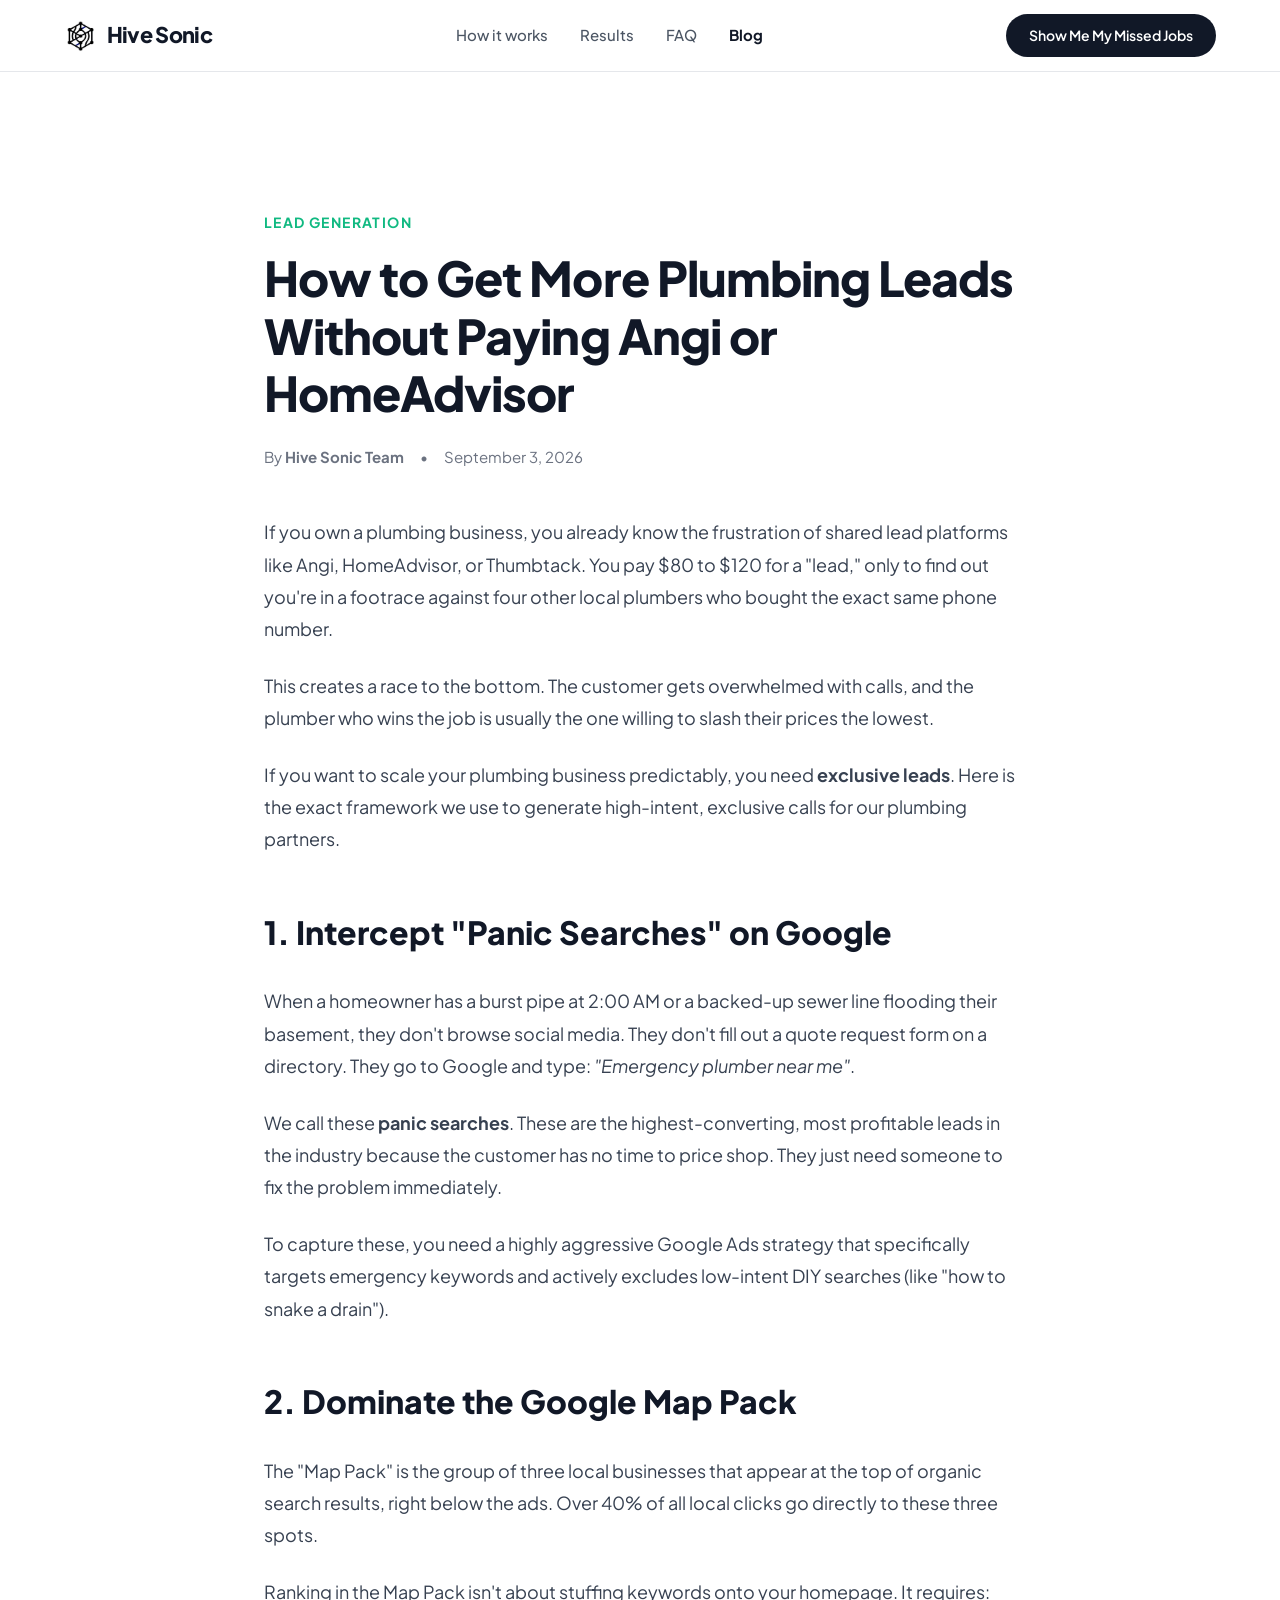
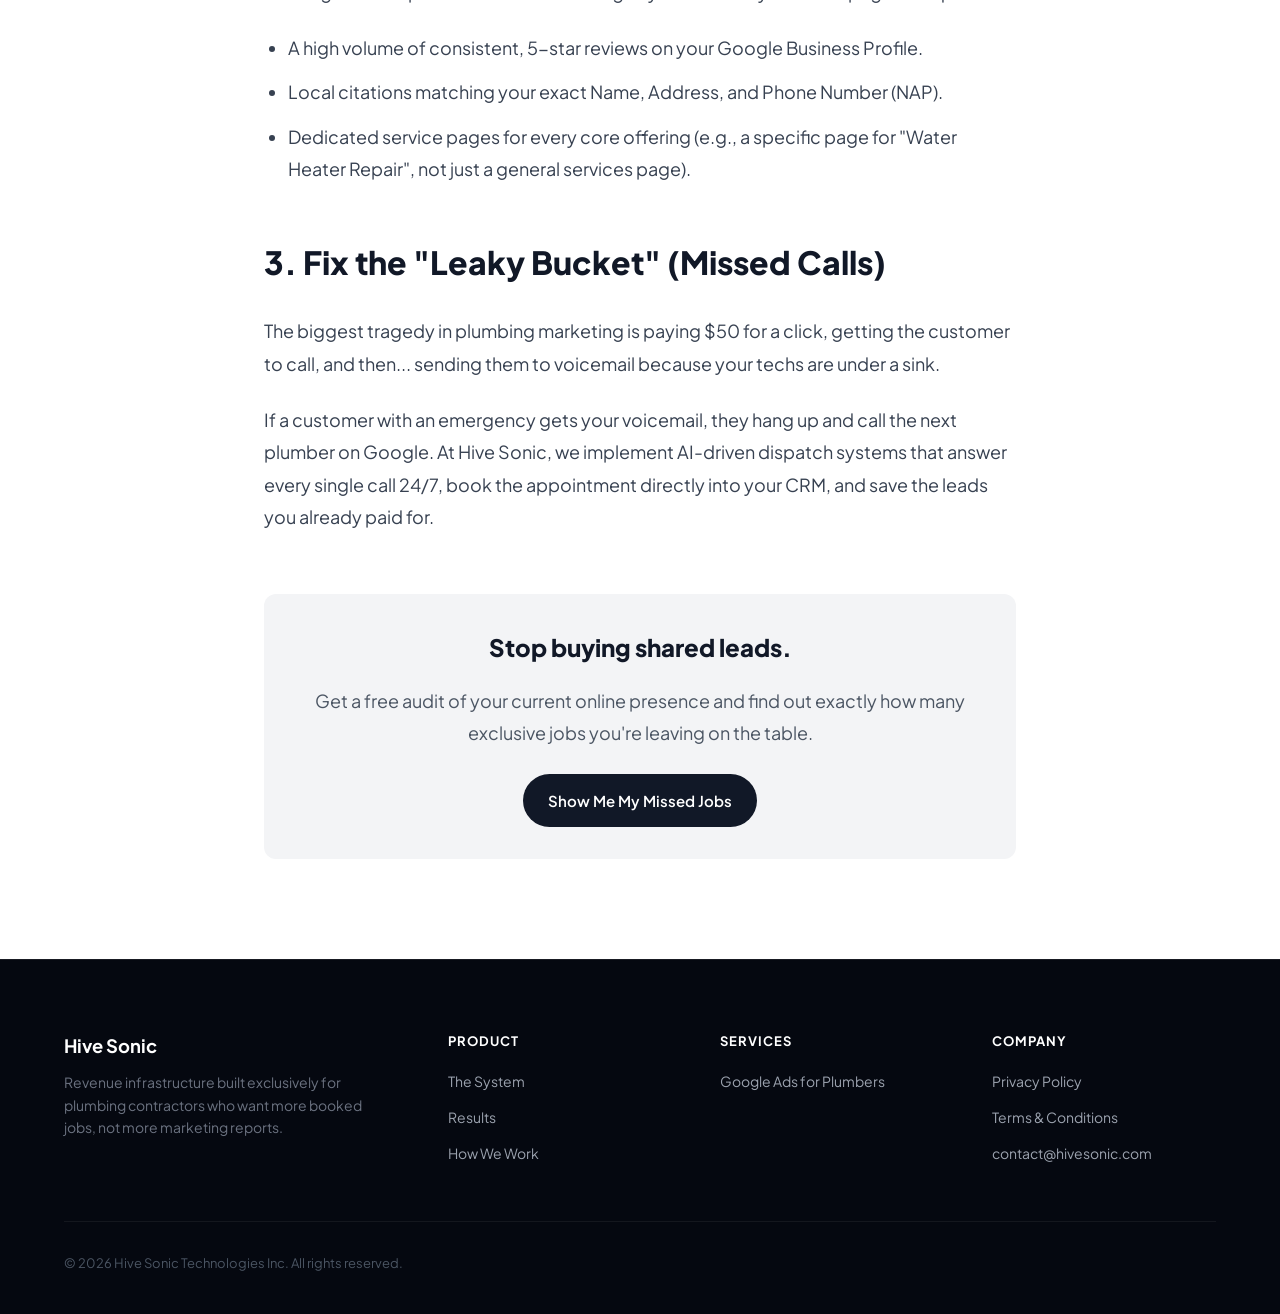
<file: blog-get-more-plumbing-leads.html>
<!DOCTYPE html>
<html lang="en">
<head>
  <meta charset="UTF-8" />
  <meta name="viewport" content="width=device-width, initial-scale=1.0" />
  <title>How to Get More Plumbing Leads Without Paying Angi | Hive Sonic</title>
  <meta name="description" content="Stop fighting 5 other plumbers for the same shared lead. Learn how to generate exclusive plumbing leads using high-intent Google Ads and Local SEO." />
  <link rel="stylesheet" href="css/style.css" />
</head>
<body style="background-color: #ffffff;">

  <!-- NAVIGATION -->
  <header class="header" style="border-bottom: 1px solid #e5e7eb;">
    <div class="container nav-container">
      <a href="index.html" class="logo"><img src="images/logo_perfect.jpg" alt="Hive Sonic Logo" style="height: 36px; width: auto; mix-blend-mode: multiply;" /> Hive Sonic</a>
      <nav class="nav-links">
        <a href="index.html#how-it-works" class="nav-link">How it works</a>
        <a href="index.html#results" class="nav-link">Results</a>
        <a href="index.html#faq" class="nav-link">FAQ</a>
        <a href="blog.html" class="nav-link" style="color:#111827; font-weight:700;">Blog</a>
      </nav>
      <div class="nav-actions">
        <a href="index.html#hero-booking-form" class="btn btn-primary btn-sm">Show Me My Missed Jobs</a>
      </div>
    </div>
  </header>

  <main style="padding-top: 140px; padding-bottom: 100px;">
    <article class="container" style="max-width: 800px;">
      
      <!-- HEADER -->
      <header style="margin-bottom: 48px;">
        <div style="font-size: 0.875rem; font-weight: 700; color: #10b981; text-transform: uppercase; letter-spacing: 0.1em; margin-bottom: 16px;">Lead Generation</div>
        <h1 style="font-size: 3rem; font-weight: 800; color: #111827; letter-spacing: -0.02em; line-height: 1.2; margin-bottom: 24px;">How to Get More Plumbing Leads Without Paying Angi or HomeAdvisor</h1>
        <div style="display: flex; align-items: center; gap: 16px; color: #6b7280; font-size: 0.9375rem;">
          <div>By <strong>Hive Sonic Team</strong></div>
          <div>&bull;</div>
          <div>September 3, 2026</div>
        </div>
      </header>

      <!-- CONTENT -->
      <div style="font-size: 1.125rem; color: #374151; line-height: 1.8;">
        <p style="margin-bottom: 24px;">If you own a plumbing business, you already know the frustration of shared lead platforms like Angi, HomeAdvisor, or Thumbtack. You pay $80 to $120 for a "lead," only to find out you're in a footrace against four other local plumbers who bought the exact same phone number.</p>
        
        <p style="margin-bottom: 24px;">This creates a race to the bottom. The customer gets overwhelmed with calls, and the plumber who wins the job is usually the one willing to slash their prices the lowest.</p>

        <p style="margin-bottom: 40px;">If you want to scale your plumbing business predictably, you need <strong>exclusive leads</strong>. Here is the exact framework we use to generate high-intent, exclusive calls for our plumbing partners.</p>

        <h2 style="font-size: 2rem; font-weight: 800; color: #111827; margin-top: 48px; margin-bottom: 24px;">1. Intercept "Panic Searches" on Google</h2>
        <p style="margin-bottom: 24px;">When a homeowner has a burst pipe at 2:00 AM or a backed-up sewer line flooding their basement, they don't browse social media. They don't fill out a quote request form on a directory. They go to Google and type: <em>"Emergency plumber near me"</em>.</p>
        
        <p style="margin-bottom: 24px;">We call these <strong>panic searches</strong>. These are the highest-converting, most profitable leads in the industry because the customer has no time to price shop. They just need someone to fix the problem immediately.</p>
        
        <p style="margin-bottom: 24px;">To capture these, you need a highly aggressive Google Ads strategy that specifically targets emergency keywords and actively excludes low-intent DIY searches (like "how to snake a drain").</p>

        <h2 style="font-size: 2rem; font-weight: 800; color: #111827; margin-top: 48px; margin-bottom: 24px;">2. Dominate the Google Map Pack</h2>
        <p style="margin-bottom: 24px;">The "Map Pack" is the group of three local businesses that appear at the top of organic search results, right below the ads. Over 40% of all local clicks go directly to these three spots.</p>
        <p style="margin-bottom: 24px;">Ranking in the Map Pack isn't about stuffing keywords onto your homepage. It requires:</p>
        <ul style="margin-bottom: 24px; padding-left: 24px;">
          <li style="margin-bottom: 12px;">A high volume of consistent, 5-star reviews on your Google Business Profile.</li>
          <li style="margin-bottom: 12px;">Local citations matching your exact Name, Address, and Phone Number (NAP).</li>
          <li style="margin-bottom: 12px;">Dedicated service pages for every core offering (e.g., a specific page for "Water Heater Repair", not just a general services page).</li>
        </ul>

        <h2 style="font-size: 2rem; font-weight: 800; color: #111827; margin-top: 48px; margin-bottom: 24px;">3. Fix the "Leaky Bucket" (Missed Calls)</h2>
        <p style="margin-bottom: 24px;">The biggest tragedy in plumbing marketing is paying $50 for a click, getting the customer to call, and then... sending them to voicemail because your techs are under a sink.</p>
        <p style="margin-bottom: 24px;">If a customer with an emergency gets your voicemail, they hang up and call the next plumber on Google. At Hive Sonic, we implement AI-driven dispatch systems that answer every single call 24/7, book the appointment directly into your CRM, and save the leads you already paid for.</p>

        <div style="background: #f3f4f6; border-radius: 12px; padding: 32px; margin-top: 60px; text-align: center;">
          <h3 style="font-size: 1.5rem; font-weight: 800; color: #111827; margin-bottom: 16px;">Stop buying shared leads.</h3>
          <p style="margin-bottom: 24px; color: #4b5563;">Get a free audit of your current online presence and find out exactly how many exclusive jobs you're leaving on the table.</p>
          <a href="index.html#hero-booking-form" class="btn btn-primary">Show Me My Missed Jobs</a>
        </div>
      </div>
    </article>
  </main>

  <footer class="footer">
    <div class="container">
      <div class="footer-top">
        <div>
          <div class="footer-brand-title">Hive Sonic</div>
          <p class="footer-brand-desc">Revenue infrastructure built exclusively for plumbing contractors who want more booked jobs, not more marketing reports.</p>
        </div>
        <div>
          <div class="footer-col-title">Product</div>
          <ul class="footer-links">
            <li><a href="index.html#system" class="footer-link">The System</a></li>
            <li><a href="index.html#results" class="footer-link">Results</a></li>
            <li><a href="index.html#how-it-works" class="footer-link">How We Work</a></li>
          </ul>
        </div>
        <div>
          <div class="footer-col-title">Services</div>
          <ul class="footer-links">
            <li><a href="google-ads-for-plumbers.html" class="footer-link">Google Ads for Plumbers</a></li>
          </ul>
        </div>
        <div>
          <div class="footer-col-title">Company</div>
          <ul class="footer-links">
            <li><a href="privacy-policy.html" class="footer-link">Privacy Policy</a></li>
            <li><a href="terms.html" class="footer-link">Terms &amp; Conditions</a></li>
            <li><a href="mailto:contact@hivesonic.com" class="footer-link">contact@hivesonic.com</a></li>
          </ul>
        </div>
      </div>
      <div class="footer-bottom">
        <div>&copy; 2026 Hive Sonic Technologies Inc. All rights reserved.</div>
      </div>
    </div>
  </footer>
</body>
</html>
</file>
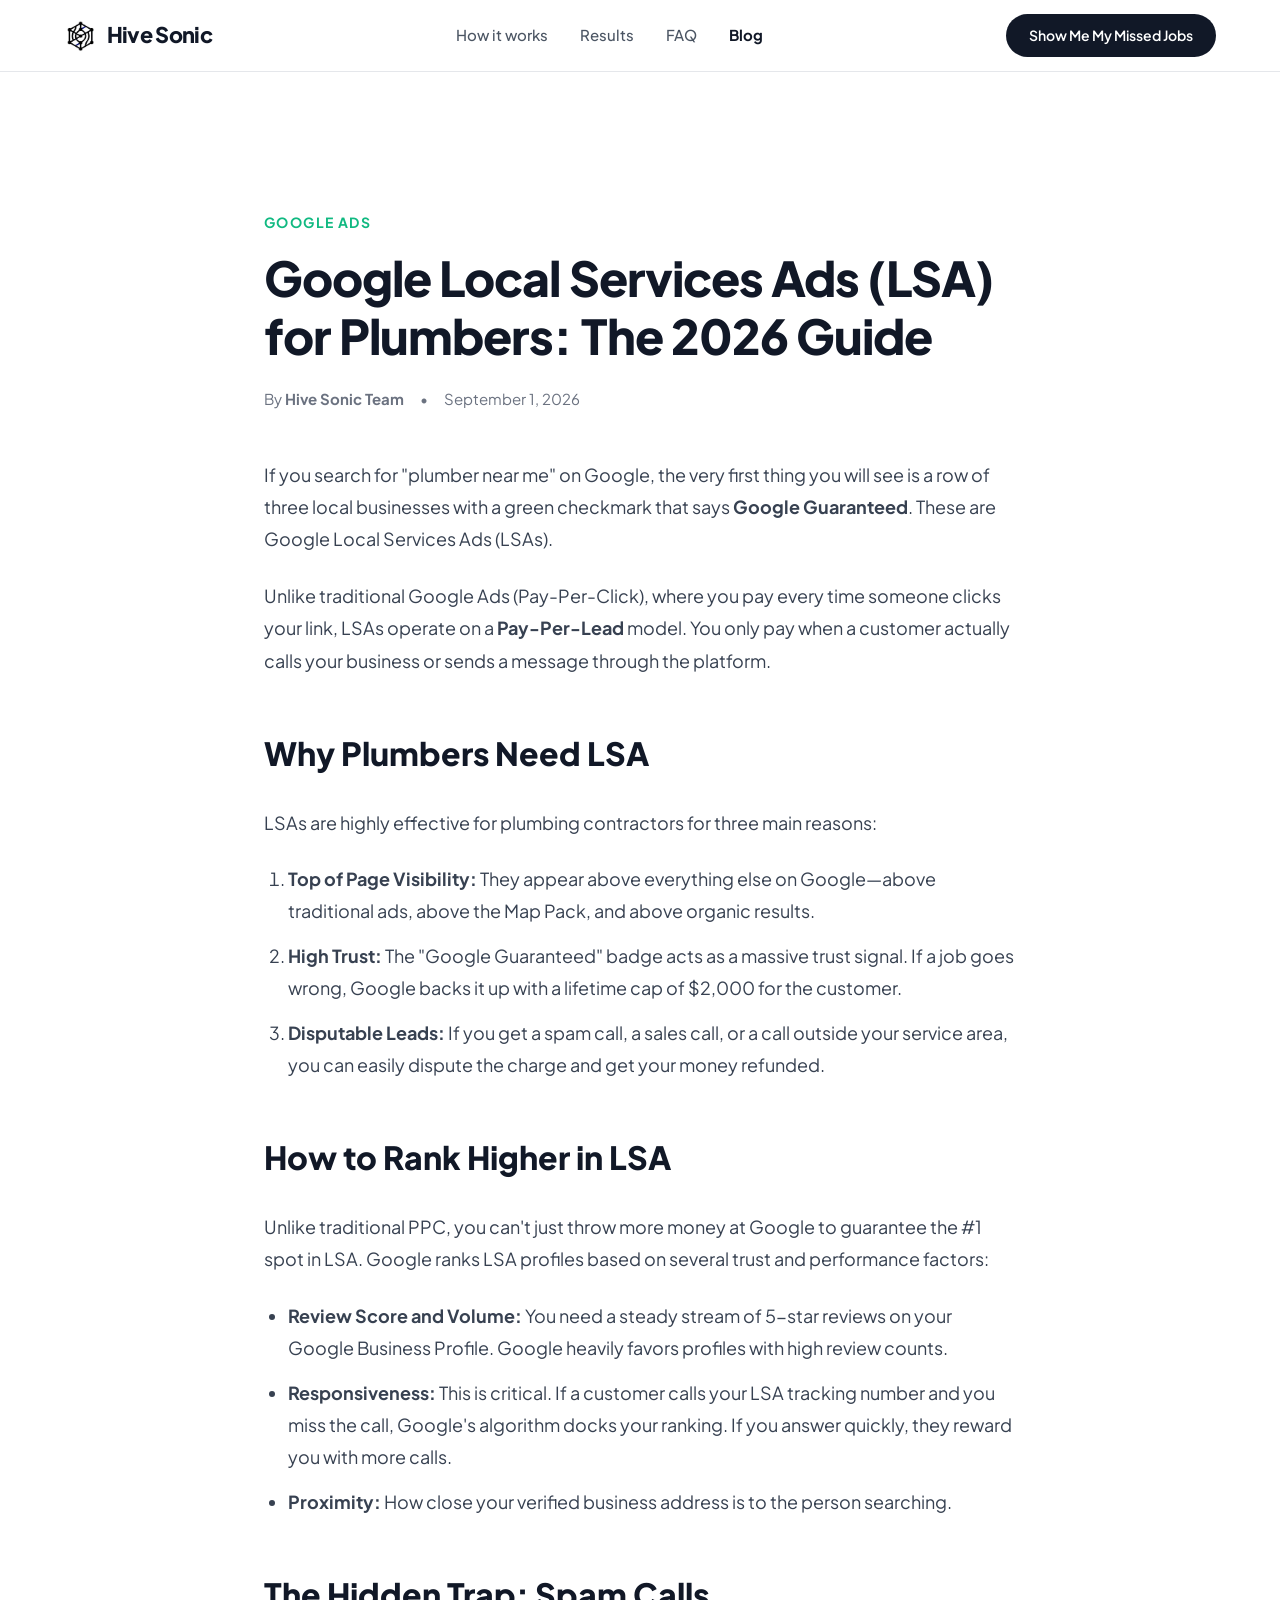
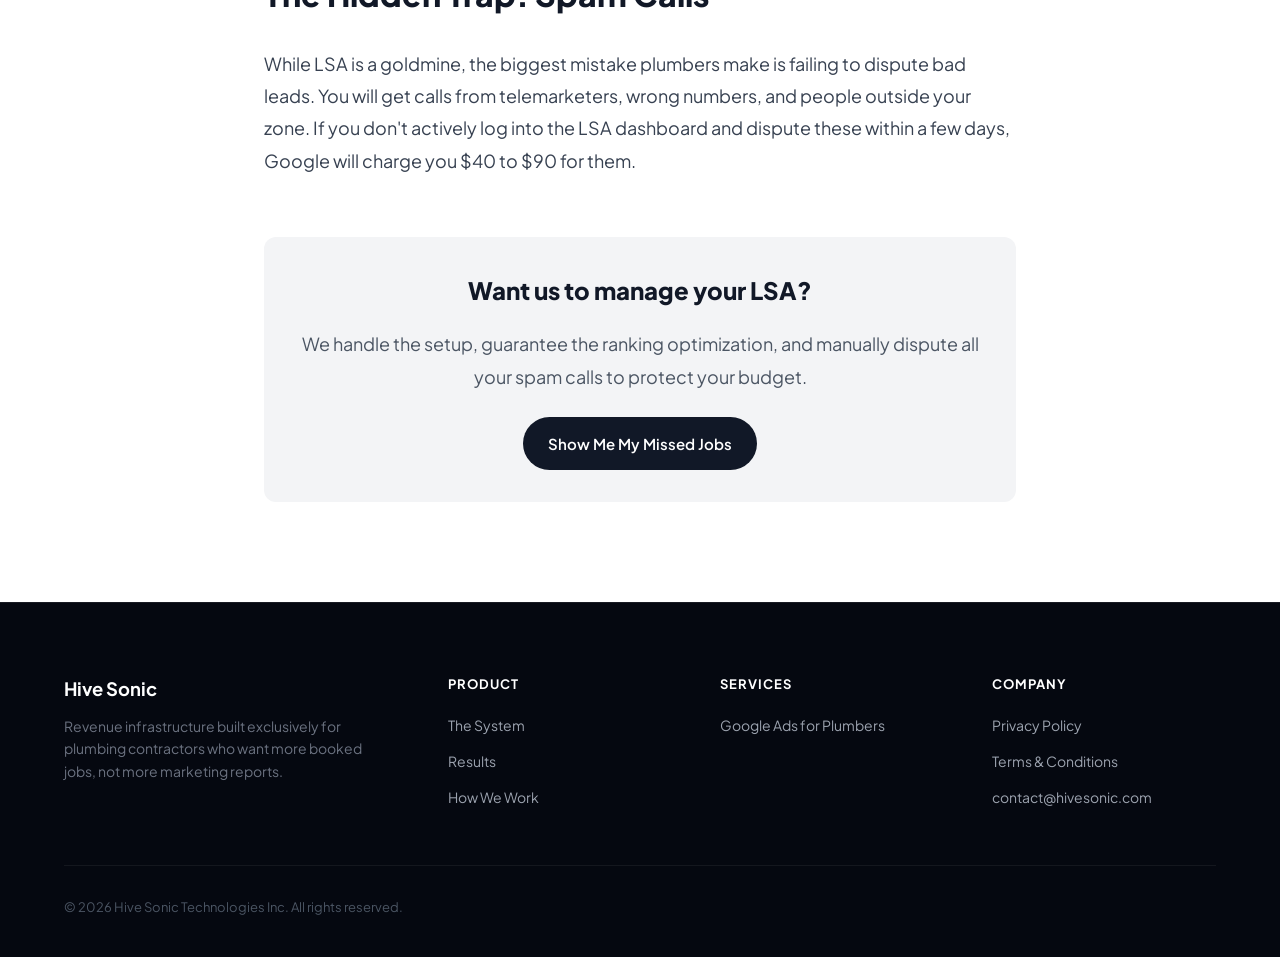
<file: blog-lsa-for-plumbers.html>
<!DOCTYPE html>
<html lang="en">
<head>
  <meta charset="UTF-8" />
  <meta name="viewport" content="width=device-width, initial-scale=1.0" />
  <title>Google Local Services Ads (LSA) for Plumbers: 2026 Guide | Hive Sonic</title>
  <meta name="description" content="Learn how Google Local Services Ads (LSA) work for plumbing contractors, how to get Google Guaranteed, and how to dispute spam calls." />
  <link rel="stylesheet" href="css/style.css" />
</head>
<body style="background-color: #ffffff;">

  <!-- NAVIGATION -->
  <header class="header" style="border-bottom: 1px solid #e5e7eb;">
    <div class="container nav-container">
      <a href="index.html" class="logo"><img src="images/logo_perfect.jpg" alt="Hive Sonic Logo" style="height: 36px; width: auto; mix-blend-mode: multiply;" /> Hive Sonic</a>
      <nav class="nav-links">
        <a href="index.html#how-it-works" class="nav-link">How it works</a>
        <a href="index.html#results" class="nav-link">Results</a>
        <a href="index.html#faq" class="nav-link">FAQ</a>
        <a href="blog.html" class="nav-link" style="color:#111827; font-weight:700;">Blog</a>
      </nav>
      <div class="nav-actions">
        <a href="index.html#hero-booking-form" class="btn btn-primary btn-sm">Show Me My Missed Jobs</a>
      </div>
    </div>
  </header>

  <main style="padding-top: 140px; padding-bottom: 100px;">
    <article class="container" style="max-width: 800px;">
      
      <!-- HEADER -->
      <header style="margin-bottom: 48px;">
        <div style="font-size: 0.875rem; font-weight: 700; color: #10b981; text-transform: uppercase; letter-spacing: 0.1em; margin-bottom: 16px;">Google Ads</div>
        <h1 style="font-size: 3rem; font-weight: 800; color: #111827; letter-spacing: -0.02em; line-height: 1.2; margin-bottom: 24px;">Google Local Services Ads (LSA) for Plumbers: The 2026 Guide</h1>
        <div style="display: flex; align-items: center; gap: 16px; color: #6b7280; font-size: 0.9375rem;">
          <div>By <strong>Hive Sonic Team</strong></div>
          <div>&bull;</div>
          <div>September 1, 2026</div>
        </div>
      </header>

      <!-- CONTENT -->
      <div style="font-size: 1.125rem; color: #374151; line-height: 1.8;">
        <p style="margin-bottom: 24px;">If you search for "plumber near me" on Google, the very first thing you will see is a row of three local businesses with a green checkmark that says <strong>Google Guaranteed</strong>. These are Google Local Services Ads (LSAs).</p>
        
        <p style="margin-bottom: 24px;">Unlike traditional Google Ads (Pay-Per-Click), where you pay every time someone clicks your link, LSAs operate on a <strong>Pay-Per-Lead</strong> model. You only pay when a customer actually calls your business or sends a message through the platform.</p>

        <h2 style="font-size: 2rem; font-weight: 800; color: #111827; margin-top: 48px; margin-bottom: 24px;">Why Plumbers Need LSA</h2>
        <p style="margin-bottom: 24px;">LSAs are highly effective for plumbing contractors for three main reasons:</p>
        <ol style="margin-bottom: 24px; padding-left: 24px;">
          <li style="margin-bottom: 12px;"><strong>Top of Page Visibility:</strong> They appear above everything else on Google—above traditional ads, above the Map Pack, and above organic results.</li>
          <li style="margin-bottom: 12px;"><strong>High Trust:</strong> The "Google Guaranteed" badge acts as a massive trust signal. If a job goes wrong, Google backs it up with a lifetime cap of $2,000 for the customer.</li>
          <li style="margin-bottom: 12px;"><strong>Disputable Leads:</strong> If you get a spam call, a sales call, or a call outside your service area, you can easily dispute the charge and get your money refunded.</li>
        </ol>

        <h2 style="font-size: 2rem; font-weight: 800; color: #111827; margin-top: 48px; margin-bottom: 24px;">How to Rank Higher in LSA</h2>
        <p style="margin-bottom: 24px;">Unlike traditional PPC, you can't just throw more money at Google to guarantee the #1 spot in LSA. Google ranks LSA profiles based on several trust and performance factors:</p>
        
        <ul style="margin-bottom: 24px; padding-left: 24px;">
          <li style="margin-bottom: 12px;"><strong>Review Score and Volume:</strong> You need a steady stream of 5-star reviews on your Google Business Profile. Google heavily favors profiles with high review counts.</li>
          <li style="margin-bottom: 12px;"><strong>Responsiveness:</strong> This is critical. If a customer calls your LSA tracking number and you miss the call, Google's algorithm docks your ranking. If you answer quickly, they reward you with more calls.</li>
          <li style="margin-bottom: 12px;"><strong>Proximity:</strong> How close your verified business address is to the person searching.</li>
        </ul>

        <h2 style="font-size: 2rem; font-weight: 800; color: #111827; margin-top: 48px; margin-bottom: 24px;">The Hidden Trap: Spam Calls</h2>
        <p style="margin-bottom: 24px;">While LSA is a goldmine, the biggest mistake plumbers make is failing to dispute bad leads. You will get calls from telemarketers, wrong numbers, and people outside your zone. If you don't actively log into the LSA dashboard and dispute these within a few days, Google will charge you $40 to $90 for them.</p>

        <div style="background: #f3f4f6; border-radius: 12px; padding: 32px; margin-top: 60px; text-align: center;">
          <h3 style="font-size: 1.5rem; font-weight: 800; color: #111827; margin-bottom: 16px;">Want us to manage your LSA?</h3>
          <p style="margin-bottom: 24px; color: #4b5563;">We handle the setup, guarantee the ranking optimization, and manually dispute all your spam calls to protect your budget.</p>
          <a href="index.html#hero-booking-form" class="btn btn-primary">Show Me My Missed Jobs</a>
        </div>
      </div>
    </article>
  </main>

  <footer class="footer">
    <div class="container">
      <div class="footer-top">
        <div>
          <div class="footer-brand-title">Hive Sonic</div>
          <p class="footer-brand-desc">Revenue infrastructure built exclusively for plumbing contractors who want more booked jobs, not more marketing reports.</p>
        </div>
        <div>
          <div class="footer-col-title">Product</div>
          <ul class="footer-links">
            <li><a href="index.html#system" class="footer-link">The System</a></li>
            <li><a href="index.html#results" class="footer-link">Results</a></li>
            <li><a href="index.html#how-it-works" class="footer-link">How We Work</a></li>
          </ul>
        </div>
        <div>
          <div class="footer-col-title">Services</div>
          <ul class="footer-links">
            <li><a href="google-ads-for-plumbers.html" class="footer-link">Google Ads for Plumbers</a></li>
          </ul>
        </div>
        <div>
          <div class="footer-col-title">Company</div>
          <ul class="footer-links">
            <li><a href="privacy-policy.html" class="footer-link">Privacy Policy</a></li>
            <li><a href="terms.html" class="footer-link">Terms &amp; Conditions</a></li>
            <li><a href="mailto:contact@hivesonic.com" class="footer-link">contact@hivesonic.com</a></li>
          </ul>
        </div>
      </div>
      <div class="footer-bottom">
        <div>&copy; 2026 Hive Sonic Technologies Inc. All rights reserved.</div>
      </div>
    </div>
  </footer>
</body>
</html>
</file>
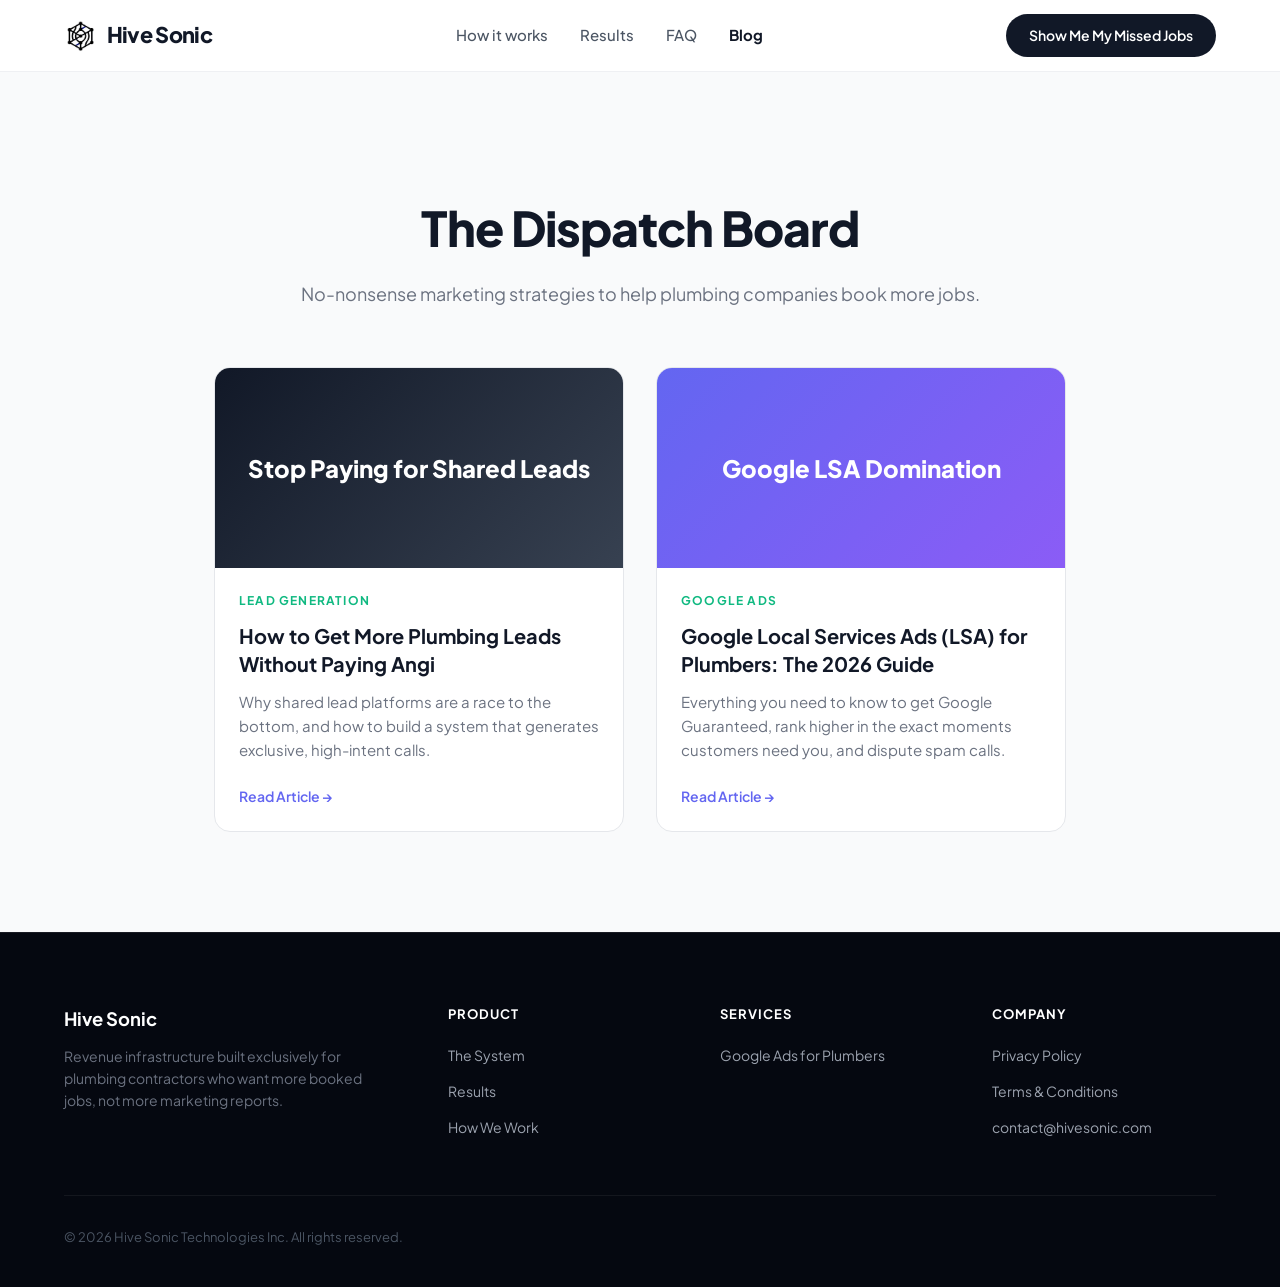
<file: blog.html>
<!DOCTYPE html>
<html lang="en">
<head>
  <meta charset="UTF-8" />
  <meta name="viewport" content="width=device-width, initial-scale=1.0" />
  <title>Plumbing Marketing Blog & Insights | Hive Sonic</title>
  <meta name="description" content="Read our latest strategies, guides, and case studies on how to generate more exclusive plumbing leads, optimize your ads, and scale your plumbing company." />
  <link rel="stylesheet" href="css/style.css" />
  <link rel="icon" href="data:image/svg+xml,<svg xmlns='http://www.w3.org/2000/svg' viewBox='0 0 100 100'><rect width='100' height='100' rx='24' fill='%23111827'/><circle cx='50' cy='50' r='16' fill='%23ffffff'/></svg>" />
</head>
<body style="background-color: #f9fafb;">

  <!-- NAVIGATION -->
  <header class="header">
    <div class="container nav-container">
      <a href="index.html" class="logo"><img src="images/logo_perfect.jpg" alt="Hive Sonic Logo" style="height: 36px; width: auto; mix-blend-mode: multiply;" /> Hive Sonic</a>
      <nav class="nav-links">
        <a href="index.html#how-it-works" class="nav-link">How it works</a>
        <a href="index.html#results" class="nav-link">Results</a>
        <a href="index.html#faq" class="nav-link">FAQ</a>
        <a href="blog.html" class="nav-link" style="color:#111827; font-weight:700;">Blog</a>
      </nav>
      <div class="nav-actions">
        <a href="index.html#hero-booking-form" class="btn btn-primary btn-sm">Show Me My Missed Jobs</a>
      </div>
    </div>
  </header>

  <main style="padding-top: 120px; padding-bottom: 100px;">
    <div class="container" style="max-width: 900px;">
      
      <div style="text-align: center; margin-bottom: 60px;">
        <h1 style="font-size: 3rem; font-weight: 800; color: #111827; letter-spacing: -0.02em; margin-bottom: 16px;">The Dispatch Board</h1>
        <p style="font-size: 1.125rem; color: #6b7280;">No-nonsense marketing strategies to help plumbing companies book more jobs.</p>
      </div>

      <!-- BLOG GRID -->
      <div style="display: grid; grid-template-columns: repeat(auto-fit, minmax(300px, 1fr)); gap: 32px;">
        
        <!-- Post 1 -->
        <a href="blog-get-more-plumbing-leads.html" style="text-decoration: none; color: inherit;">
          <div style="background: #ffffff; border: 1px solid #e5e7eb; border-radius: 16px; overflow: hidden; transition: transform 0.2s; height: 100%; display: flex; flex-direction: column;">
            <div style="height: 200px; background: linear-gradient(135deg, #111827, #374151); display: flex; align-items: center; justify-content: center; padding: 20px;">
              <h3 style="color: #ffffff; font-size: 1.5rem; font-weight: 800; text-align: center; line-height: 1.2;">Stop Paying for Shared Leads</h3>
            </div>
            <div style="padding: 24px; flex: 1; display: flex; flex-direction: column;">
              <span style="font-size: 0.75rem; font-weight: 700; color: #10b981; text-transform: uppercase; letter-spacing: 0.1em; margin-bottom: 12px;">Lead Generation</span>
              <h2 style="font-size: 1.25rem; font-weight: 700; color: #111827; margin-bottom: 12px; line-height: 1.4;">How to Get More Plumbing Leads Without Paying Angi</h2>
              <p style="font-size: 0.9375rem; color: #6b7280; line-height: 1.6; margin-bottom: 24px;">Why shared lead platforms are a race to the bottom, and how to build a system that generates exclusive, high-intent calls.</p>
              <div style="margin-top: auto; font-size: 0.875rem; font-weight: 600; color: #6366f1;">Read Article &rarr;</div>
            </div>
          </div>
        </a>

        <!-- Post 2 -->
        <a href="blog-lsa-for-plumbers.html" style="text-decoration: none; color: inherit;">
          <div style="background: #ffffff; border: 1px solid #e5e7eb; border-radius: 16px; overflow: hidden; transition: transform 0.2s; height: 100%; display: flex; flex-direction: column;">
            <div style="height: 200px; background: linear-gradient(135deg, #6366f1, #8b5cf6); display: flex; align-items: center; justify-content: center; padding: 20px;">
              <h3 style="color: #ffffff; font-size: 1.5rem; font-weight: 800; text-align: center; line-height: 1.2;">Google LSA Domination</h3>
            </div>
            <div style="padding: 24px; flex: 1; display: flex; flex-direction: column;">
              <span style="font-size: 0.75rem; font-weight: 700; color: #10b981; text-transform: uppercase; letter-spacing: 0.1em; margin-bottom: 12px;">Google Ads</span>
              <h2 style="font-size: 1.25rem; font-weight: 700; color: #111827; margin-bottom: 12px; line-height: 1.4;">Google Local Services Ads (LSA) for Plumbers: The 2026 Guide</h2>
              <p style="font-size: 0.9375rem; color: #6b7280; line-height: 1.6; margin-bottom: 24px;">Everything you need to know to get Google Guaranteed, rank higher in the exact moments customers need you, and dispute spam calls.</p>
              <div style="margin-top: auto; font-size: 0.875rem; font-weight: 600; color: #6366f1;">Read Article &rarr;</div>
            </div>
          </div>
        </a>

      </div>
    </div>
  </main>

  <footer class="footer">
    <div class="container">
      <div class="footer-top">
        <div>
          <div class="footer-brand-title">Hive Sonic</div>
          <p class="footer-brand-desc">Revenue infrastructure built exclusively for plumbing contractors who want more booked jobs, not more marketing reports.</p>
        </div>
        <div>
          <div class="footer-col-title">Product</div>
          <ul class="footer-links">
            <li><a href="index.html#system" class="footer-link">The System</a></li>
            <li><a href="index.html#results" class="footer-link">Results</a></li>
            <li><a href="index.html#how-it-works" class="footer-link">How We Work</a></li>
          </ul>
        </div>
        <div>
          <div class="footer-col-title">Services</div>
          <ul class="footer-links">
            <li><a href="google-ads-for-plumbers.html" class="footer-link">Google Ads for Plumbers</a></li>
          </ul>
        </div>
        <div>
          <div class="footer-col-title">Company</div>
          <ul class="footer-links">
            <li><a href="privacy-policy.html" class="footer-link">Privacy Policy</a></li>
            <li><a href="terms.html" class="footer-link">Terms &amp; Conditions</a></li>
            <li><a href="mailto:contact@hivesonic.com" class="footer-link">contact@hivesonic.com</a></li>
          </ul>
        </div>
      </div>
      <div class="footer-bottom">
        <div>&copy; 2026 Hive Sonic Technologies Inc. All rights reserved.</div>
      </div>
    </div>
  </footer>

</body>
</html>
</file>
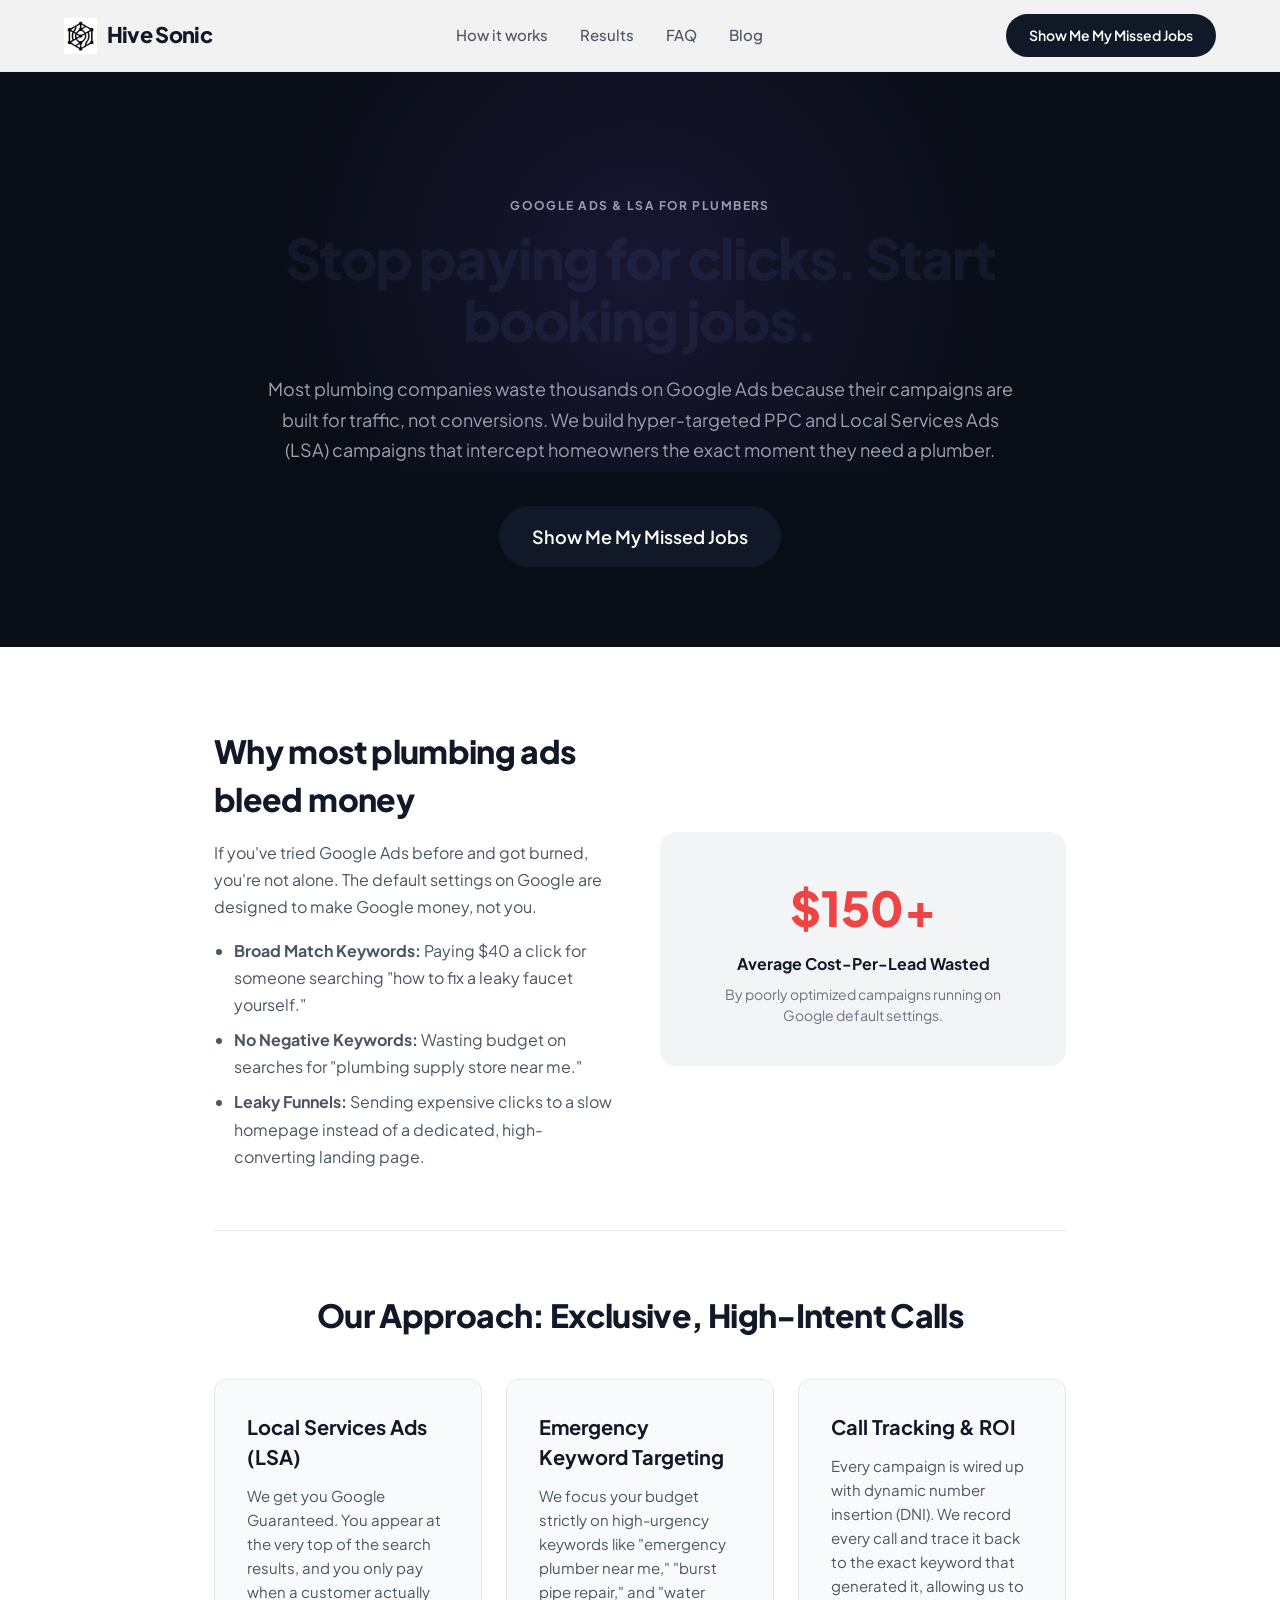
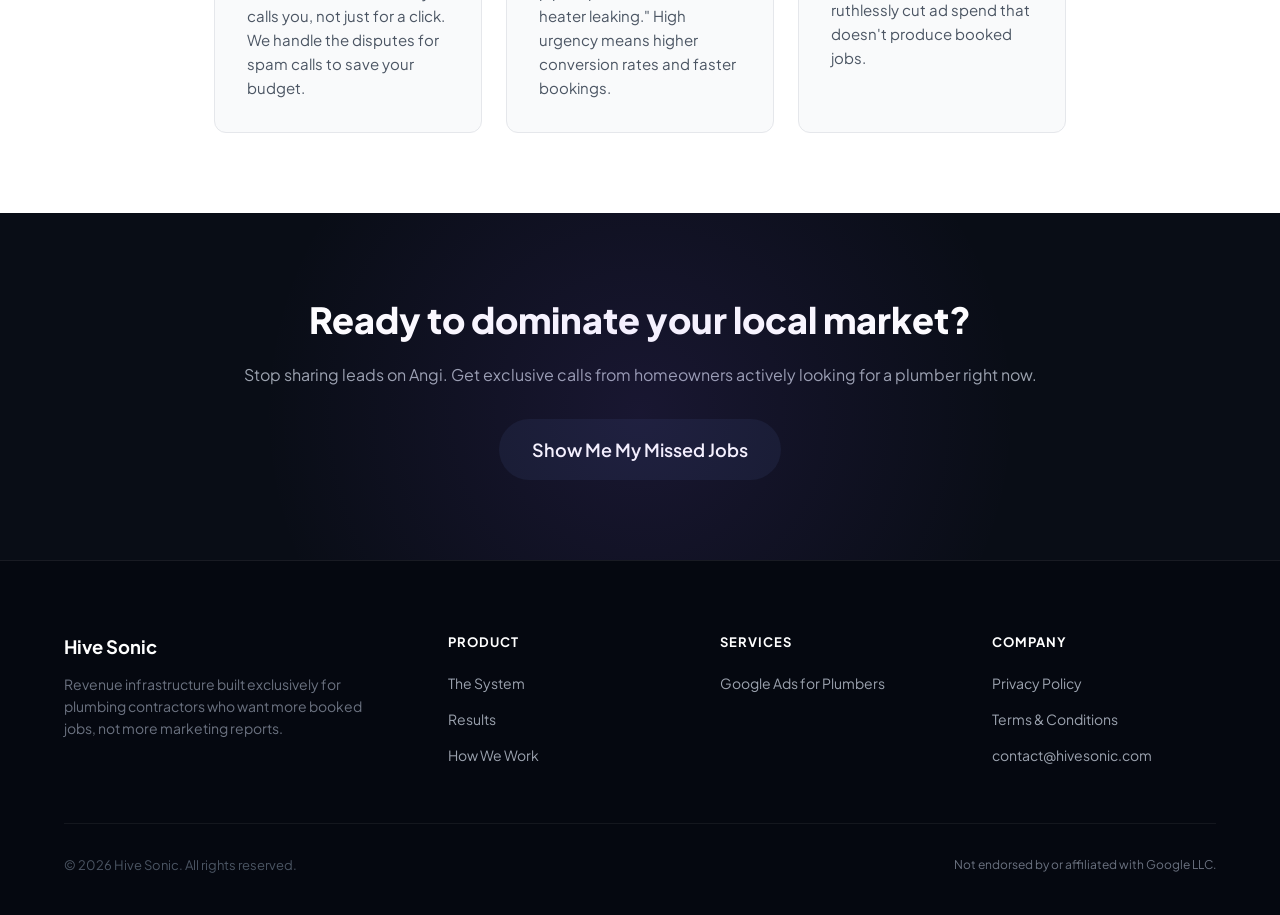
<file: google-ads-for-plumbers.html>
<!DOCTYPE html>
<html lang="en">
<head>
  <meta charset="UTF-8" />
  <meta name="viewport" content="width=device-width, initial-scale=1.0" />
  <title>Google Ads for Plumbers | High-Converting PPC & LSA - Hive Sonic</title>
  <meta name="description" content="Stop paying for clicks. Start booking jobs. Hive Sonic manages Google Ads and Local Services Ads (LSA) specifically for plumbing companies to maximize ROI." />
  <link rel="stylesheet" href="css/style.css" />
  <link rel="icon" href="data:image/svg+xml,<svg xmlns='http://www.w3.org/2000/svg' viewBox='0 0 100 100'><rect width='100' height='100' rx='24' fill='%23111827'/><circle cx='50' cy='50' r='16' fill='%23ffffff'/></svg>" />
</head>
<body style="background-color: #0b0f19;">

  <!-- NAVIGATION -->
  <header class="header">
    <div class="container nav-container">
      <a href="index.html" class="logo"><img src="images/logo_perfect.jpg" alt="Hive Sonic Logo" style="height: 36px; width: auto; mix-blend-mode: multiply;" /> Hive Sonic</a>

      <nav class="nav-links">
        <a href="index.html#how-it-works" class="nav-link">How it works</a>
        <a href="index.html#results" class="nav-link">Results</a>
        <a href="index.html#faq" class="nav-link">FAQ</a>
        <a href="blog.html" class="nav-link">Blog</a>
      </nav>

      <div class="nav-actions">
        <a href="index.html#hero-booking-form" class="btn btn-primary btn-sm">Show Me My Missed Jobs</a>
        <button class="mobile-menu-btn" id="mobile-toggle">
          <svg width="24" height="24" viewBox="0 0 24 24" fill="none" stroke="currentColor" stroke-width="2"><line x1="3" y1="12" x2="21" y2="12"></line><line x1="3" y1="6" x2="21" y2="6"></line><line x1="3" y1="18" x2="21" y2="18"></line></svg>
        </button>
      </div>
    </div>
  </header>

  <!-- MOBILE DRAWER -->
  <div id="mobile-drawer" style="display:none; background:#ffffff; border-bottom:1px solid #e5e7eb; padding:20px 24px;">
    <div style="display:flex; flex-direction:column; gap:16px;">
      <a href="index.html#how-it-works" class="nav-link" style="font-size:1.1rem; font-weight:600;">How it works</a>
      <a href="index.html#results" class="nav-link" style="font-size:1.1rem; font-weight:600;">Results</a>
      <a href="index.html#faq" class="nav-link" style="font-size:1.1rem; font-weight:600;">FAQ</a>
      <a href="blog.html" class="nav-link" style="font-size:1.1rem; font-weight:600;">Blog</a>
      <a href="index.html#hero-booking-form" class="btn btn-primary" style="width:100%; justify-content:center; margin-top:10px;">Show Me My Missed Jobs</a>
    </div>
  </div>

  <!-- HERO SECTION -->
  <section class="section section-dark" style="padding-top: 120px; padding-bottom: 80px; text-align: center;">
    <div class="container" style="max-width: 800px;">
      <span class="eyebrow eyebrow-dark">GOOGLE ADS & LSA FOR PLUMBERS</span>
      <h1 class="hero-title" style="font-size: 3.5rem; margin-bottom: 24px;">Stop paying for clicks. Start booking jobs.</h1>
      <p class="hero-sub" style="font-size: 1.125rem; color: #9ca3af; margin-bottom: 40px; line-height: 1.7;">
        Most plumbing companies waste thousands on Google Ads because their campaigns are built for traffic, not conversions. We build hyper-targeted PPC and Local Services Ads (LSA) campaigns that intercept homeowners the exact moment they need a plumber.
      </p>
      <a href="index.html#hero-booking-form" class="btn btn-primary" style="font-size: 1.125rem; padding: 16px 32px;">Show Me My Missed Jobs</a>
    </div>
  </section>

  <!-- CONTENT SECTION -->
  <section class="section" style="background: #ffffff; padding-top: 80px; padding-bottom: 80px;">
    <div class="container" style="max-width: 900px;">
      
      <div class="grid-2-col" style="gap: 40px; margin-bottom: 60px; align-items: center;">
        <div>
          <h2 style="font-size: 2rem; font-weight: 800; color: #111827; margin-bottom: 16px; letter-spacing: -0.02em;">Why most plumbing ads bleed money</h2>
          <p style="color: #4b5563; line-height: 1.7; margin-bottom: 16px;">
            If you've tried Google Ads before and got burned, you're not alone. The default settings on Google are designed to make Google money, not you.
          </p>
          <ul style="color: #4b5563; line-height: 1.7; padding-left: 20px; display: flex; flex-direction: column; gap: 8px;">
            <li><strong>Broad Match Keywords:</strong> Paying $40 a click for someone searching "how to fix a leaky faucet yourself."</li>
            <li><strong>No Negative Keywords:</strong> Wasting budget on searches for "plumbing supply store near me."</li>
            <li><strong>Leaky Funnels:</strong> Sending expensive clicks to a slow homepage instead of a dedicated, high-converting landing page.</li>
          </ul>
        </div>
        <div style="background: #f3f4f6; border-radius: 16px; padding: 40px; text-align: center;">
          <div style="font-size: 3rem; font-weight: 800; color: #ef4444; margin-bottom: 8px;">$150+</div>
          <div style="font-size: 1rem; font-weight: 700; color: #111827;">Average Cost-Per-Lead Wasted</div>
          <p style="font-size: 0.875rem; color: #6b7280; margin-top: 8px;">By poorly optimized campaigns running on Google default settings.</p>
        </div>
      </div>

      <hr style="border: 0; border-top: 1px solid #e5e7eb; margin: 60px 0;" />

      <div style="text-align: center; margin-bottom: 40px;">
        <h2 style="font-size: 2rem; font-weight: 800; color: #111827; letter-spacing: -0.02em;">Our Approach: Exclusive, High-Intent Calls</h2>
      </div>

      <div class="grid-3-col-mini" style="gap: 24px;">
        <!-- Card 1 -->
        <div style="background: #f9fafb; border: 1px solid #e5e7eb; border-radius: 12px; padding: 32px;">
          <h3 style="font-size: 1.25rem; font-weight: 700; color: #111827; margin-bottom: 12px;">Local Services Ads (LSA)</h3>
          <p style="font-size: 0.9375rem; color: #4b5563; line-height: 1.6;">
            We get you Google Guaranteed. You appear at the very top of the search results, and you only pay when a customer actually calls you, not just for a click. We handle the disputes for spam calls to save your budget.
          </p>
        </div>
        <!-- Card 2 -->
        <div style="background: #f9fafb; border: 1px solid #e5e7eb; border-radius: 12px; padding: 32px;">
          <h3 style="font-size: 1.25rem; font-weight: 700; color: #111827; margin-bottom: 12px;">Emergency Keyword Targeting</h3>
          <p style="font-size: 0.9375rem; color: #4b5563; line-height: 1.6;">
            We focus your budget strictly on high-urgency keywords like "emergency plumber near me," "burst pipe repair," and "water heater leaking." High urgency means higher conversion rates and faster bookings.
          </p>
        </div>
        <!-- Card 3 -->
        <div style="background: #f9fafb; border: 1px solid #e5e7eb; border-radius: 12px; padding: 32px;">
          <h3 style="font-size: 1.25rem; font-weight: 700; color: #111827; margin-bottom: 12px;">Call Tracking & ROI</h3>
          <p style="font-size: 0.9375rem; color: #4b5563; line-height: 1.6;">
            Every campaign is wired up with dynamic number insertion (DNI). We record every call and trace it back to the exact keyword that generated it, allowing us to ruthlessly cut ad spend that doesn't produce booked jobs.
          </p>
        </div>
      </div>

    </div>
  </section>

  <!-- CTA -->
  <section class="section section-dark" style="padding-top: 80px; padding-bottom: 80px; text-align: center;">
    <div class="container">
      <h2 style="font-size: 2.25rem; font-weight: 800; color: #ffffff; margin-bottom: 16px;">Ready to dominate your local market?</h2>
      <p style="color: #9ca3af; margin-bottom: 32px;">Stop sharing leads on Angi. Get exclusive calls from homeowners actively looking for a plumber right now.</p>
      <a href="index.html#hero-booking-form" class="btn btn-primary" style="font-size: 1.125rem; padding: 16px 32px;">Show Me My Missed Jobs</a>
    </div>
  </section>

  <!-- FOOTER -->
  <footer class="footer" style="margin-top: 0;">
    <div class="container">
      <div class="footer-top">
        <div>
          <div class="footer-brand-title">Hive Sonic</div>
          <p class="footer-brand-desc">Revenue infrastructure built exclusively for plumbing contractors who want more booked jobs, not more marketing reports.</p>
        </div>
        <div>
          <div class="footer-col-title">Product</div>
          <ul class="footer-links">
            <li><a href="index.html#system" class="footer-link">The System</a></li>
            <li><a href="index.html#results" class="footer-link">Results</a></li>
            <li><a href="index.html#how-it-works" class="footer-link">How We Work</a></li>
          </ul>
        </div>
        <div>
          <div class="footer-col-title">Services</div>
          <ul class="footer-links">
            <li><a href="google-ads-for-plumbers.html" class="footer-link">Google Ads for Plumbers</a></li>
          </ul>
        </div>
        <div>
          <div class="footer-col-title">Company</div>
          <ul class="footer-links">
            <li><a href="privacy-policy.html" class="footer-link">Privacy Policy</a></li>
            <li><a href="terms.html" class="footer-link">Terms &amp; Conditions</a></li>
            <li><a href="mailto:contact@hivesonic.com" class="footer-link">contact@hivesonic.com</a></li>
          </ul>
        </div>
      </div>
      <div class="footer-bottom">
        <div>&copy; 2026 Hive Sonic. All rights reserved.</div>
        <div style="font-size: 0.75rem; color: #6b7280; max-width: 500px; text-align: right;">
          Not endorsed by or affiliated with Google LLC.
        </div>
      </div>
    </div>
  </footer>

  <script src="js/main.js"></script>
</body>
</html>
</file>
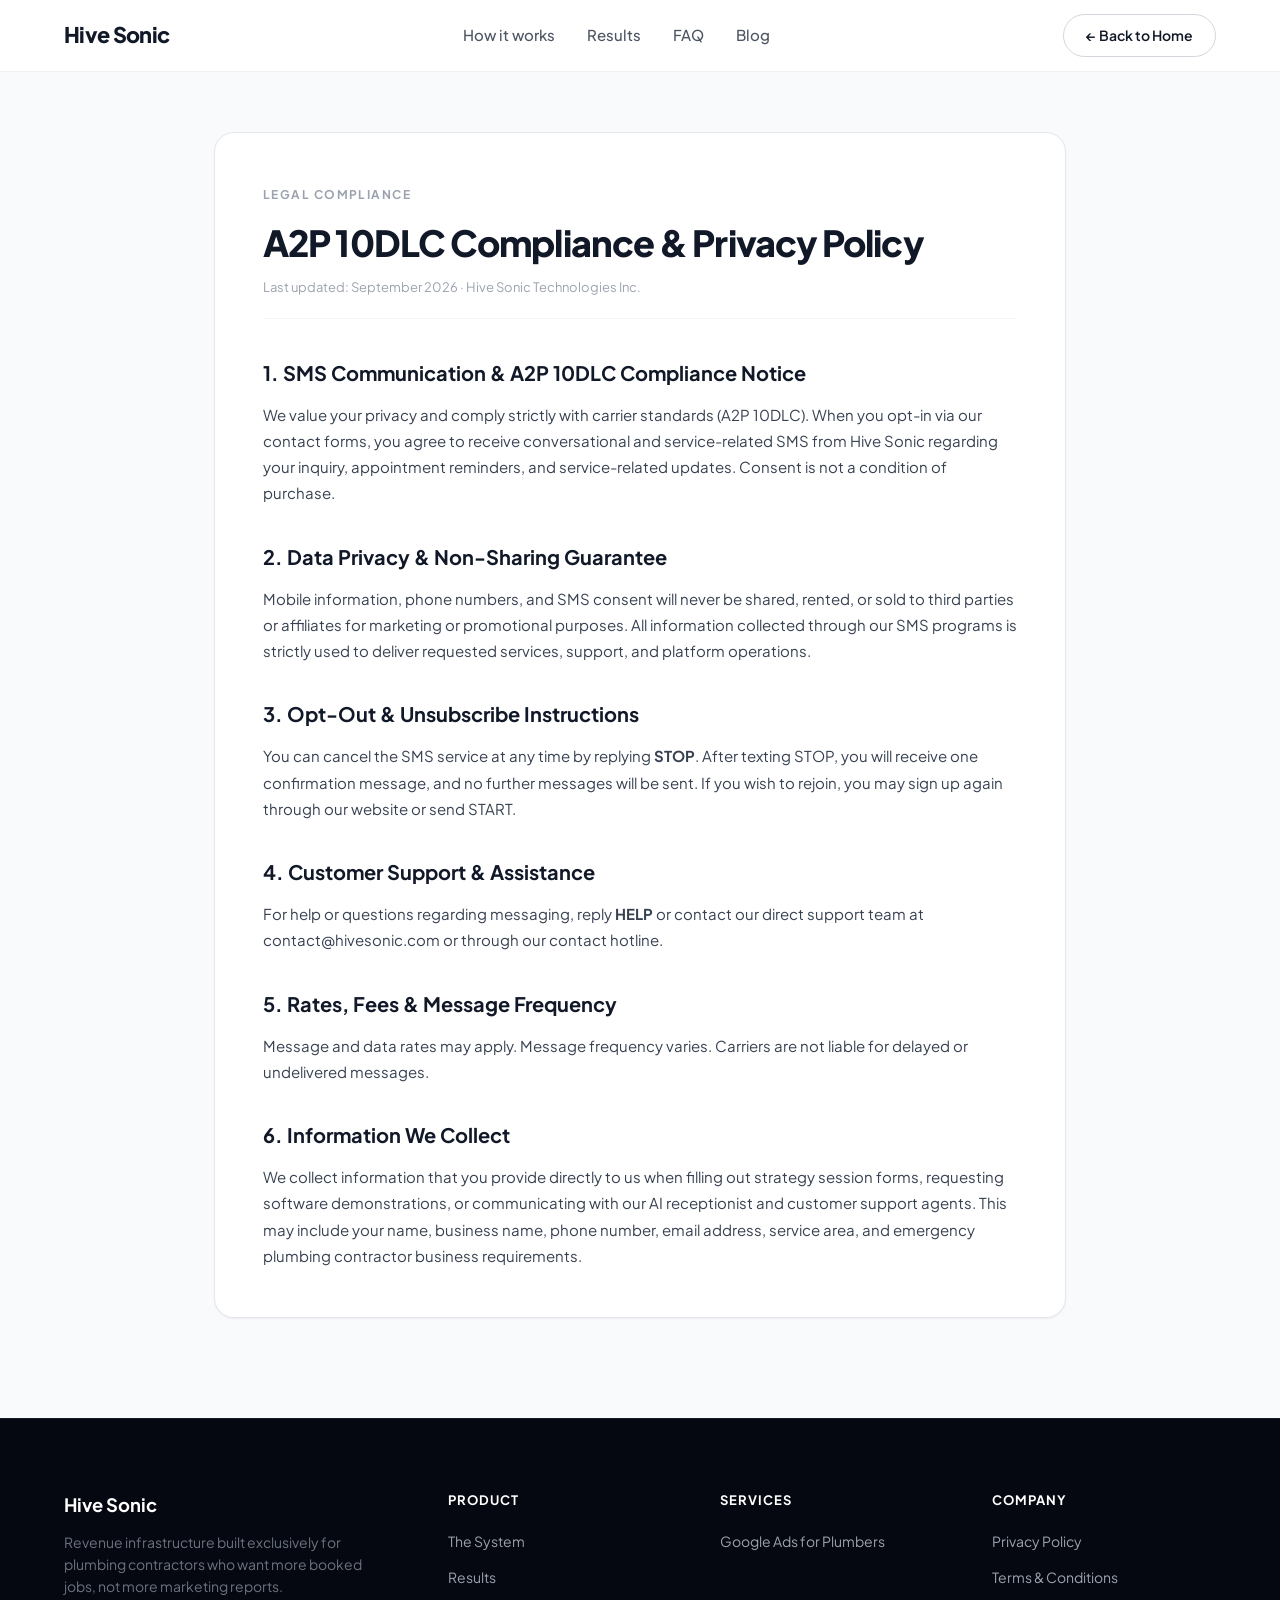
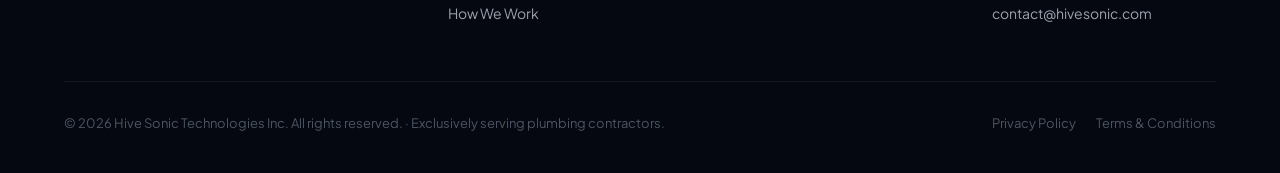
<file: privacy-policy.html>
<!DOCTYPE html>
<html lang="en">
<head>
  <meta charset="UTF-8" />
  <meta name="viewport" content="width=device-width, initial-scale=1.0" />
  <title>Privacy Policy & A2P 10DLC Compliance — Hive Sonic</title>
  <meta name="description" content="Hive Sonic Privacy Policy and A2P 10DLC SMS Compliance Notice." />
  <link rel="stylesheet" href="css/style.css" />
  <link rel="icon" href="data:image/svg+xml,<svg xmlns='http://www.w3.org/2000/svg' viewBox='0 0 100 100'><rect width='100' height='100' rx='24' fill='%23111827'/><circle cx='50' cy='50' r='16' fill='%23ffffff'/></svg>" />
</head>
<body style="background-color: #f9fafb;">

  <!-- Navigation -->
  <header class="header">
    <div class="container nav-container">
      <a href="index.html" class="logo">
        Hive Sonic
      </a>

      <nav class="nav-links">
        <a href="index.html#how-it-works" class="nav-link">How it works</a>
        <a href="index.html#results" class="nav-link">Results</a>
        <a href="index.html#faq" class="nav-link">FAQ</a>
        <a href="blog.html" class="nav-link">Blog</a>
      </nav>

      <div class="nav-actions">
        <a href="index.html" class="btn btn-secondary btn-sm">← Back to Home</a>
      </div>
    </div>
  </header>

  <!-- Content -->
  <main style="padding: 60px 0 100px;">
    <div class="container-narrow">
      
      <div style="background:#ffffff; border:1px solid #e5e7eb; border-radius:20px; padding: 48px; box-shadow: var(--shadow-sm);">
        
        <span class="eyebrow">LEGAL COMPLIANCE</span>
        <h1 style="font-size: 2.25rem; font-weight: 800; color: #111827; letter-spacing: -0.025em; margin-bottom: 8px;">
          A2P 10DLC Compliance & Privacy Policy
        </h1>
        <div style="font-size: 0.8125rem; color: #9ca3af; margin-bottom: 36px; padding-bottom: 20px; border-bottom: 1px solid #f3f4f6;">
          Last updated: September 2026 · Hive Sonic Technologies Inc.
        </div>

        <div style="display:flex; flex-direction:column; gap:32px; font-size: 0.9375rem; color: #374151; line-height: 1.75;">
          
          <!-- Section 1 -->
          <div>
            <h2 style="font-size: 1.25rem; font-weight: 700; color: #111827; margin-bottom: 12px;" id="a2p-compliance">
              1. SMS Communication & A2P 10DLC Compliance Notice
            </h2>
            <p>
              We value your privacy and comply strictly with carrier standards (A2P 10DLC). When you opt-in via our contact forms, you agree to receive conversational and service-related SMS from Hive Sonic regarding your inquiry, appointment reminders, and service-related updates. Consent is not a condition of purchase.
            </p>
          </div>

          <!-- Section 2 -->
          <div>
            <h2 style="font-size: 1.25rem; font-weight: 700; color: #111827; margin-bottom: 12px;">
              2. Data Privacy & Non-Sharing Guarantee
            </h2>
            <p>
              Mobile information, phone numbers, and SMS consent will never be shared, rented, or sold to third parties or affiliates for marketing or promotional purposes. All information collected through our SMS programs is strictly used to deliver requested services, support, and platform operations.
            </p>
          </div>

          <!-- Section 3 -->
          <div>
            <h2 style="font-size: 1.25rem; font-weight: 700; color: #111827; margin-bottom: 12px;">
              3. Opt-Out & Unsubscribe Instructions
            </h2>
            <p>
              You can cancel the SMS service at any time by replying <strong>STOP</strong>. After texting STOP, you will receive one confirmation message, and no further messages will be sent. If you wish to rejoin, you may sign up again through our website or send START.
            </p>
          </div>

          <!-- Section 4 -->
          <div>
            <h2 style="font-size: 1.25rem; font-weight: 700; color: #111827; margin-bottom: 12px;">
              4. Customer Support & Assistance
            </h2>
            <p>
              For help or questions regarding messaging, reply <strong>HELP</strong> or contact our direct support team at contact@hivesonic.com or through our contact hotline.
            </p>
          </div>

          <!-- Section 5 -->
          <div>
            <h2 style="font-size: 1.25rem; font-weight: 700; color: #111827; margin-bottom: 12px;">
              5. Rates, Fees & Message Frequency
            </h2>
            <p>
              Message and data rates may apply. Message frequency varies. Carriers are not liable for delayed or undelivered messages.
            </p>
          </div>

          <!-- Section 6 -->
          <div id="terms">
            <h2 style="font-size: 1.25rem; font-weight: 700; color: #111827; margin-bottom: 12px;">
              6. Information We Collect
            </h2>
            <p>
              We collect information that you provide directly to us when filling out strategy session forms, requesting software demonstrations, or communicating with our AI receptionist and customer support agents. This may include your name, business name, phone number, email address, service area, and emergency plumbing contractor business requirements.
            </p>
          </div>

        </div>

      </div>

    </div>
  </main>

  <footer class="footer">
    <div class="container">

      <div class="footer-top">
        <div>
          <div class="footer-brand-title">Hive Sonic</div>
          <p class="footer-brand-desc">Revenue infrastructure built exclusively for plumbing contractors who want more booked jobs, not more marketing reports.</p>
        </div>
        <div>
          <div class="footer-col-title">Product</div>
          <ul class="footer-links">
            <li><a href="#system" class="footer-link">The System</a></li>
            <li><a href="#results" class="footer-link">Results</a></li>
            <li><a href="#how-it-works" class="footer-link">How We Work</a></li>
          </ul>
        </div>
        <div>
          <div class="footer-col-title">Services</div>
          <ul class="footer-links">
            <li><a href="google-ads-for-plumbers.html" class="footer-link">Google Ads for Plumbers</a></li>
          </ul>
        </div>
        <div>
          <div class="footer-col-title">Company</div>
          <ul class="footer-links">
            <li><a href="privacy-policy.html" class="footer-link">Privacy Policy</a></li>
            <li><a href="terms.html" class="footer-link">Terms &amp; Conditions</a></li>
            <li><a href="mailto:contact@hivesonic.com" class="footer-link">contact@hivesonic.com</a></li>
          </ul>
        </div>
      </div>
      <div class="footer-bottom">
        <div>© 2026 Hive Sonic Technologies Inc. All rights reserved. · Exclusively serving plumbing contractors.</div>
        <div style="display:flex; gap:20px;">
          <a href="privacy-policy.html" style="color:inherit; text-decoration:none;">Privacy Policy</a>
          <a href="terms.html" style="color:inherit; text-decoration:none;">Terms &amp; Conditions</a>
        </div>
      </div>

    </div>
  </footer>

</body>
</html>
</file>
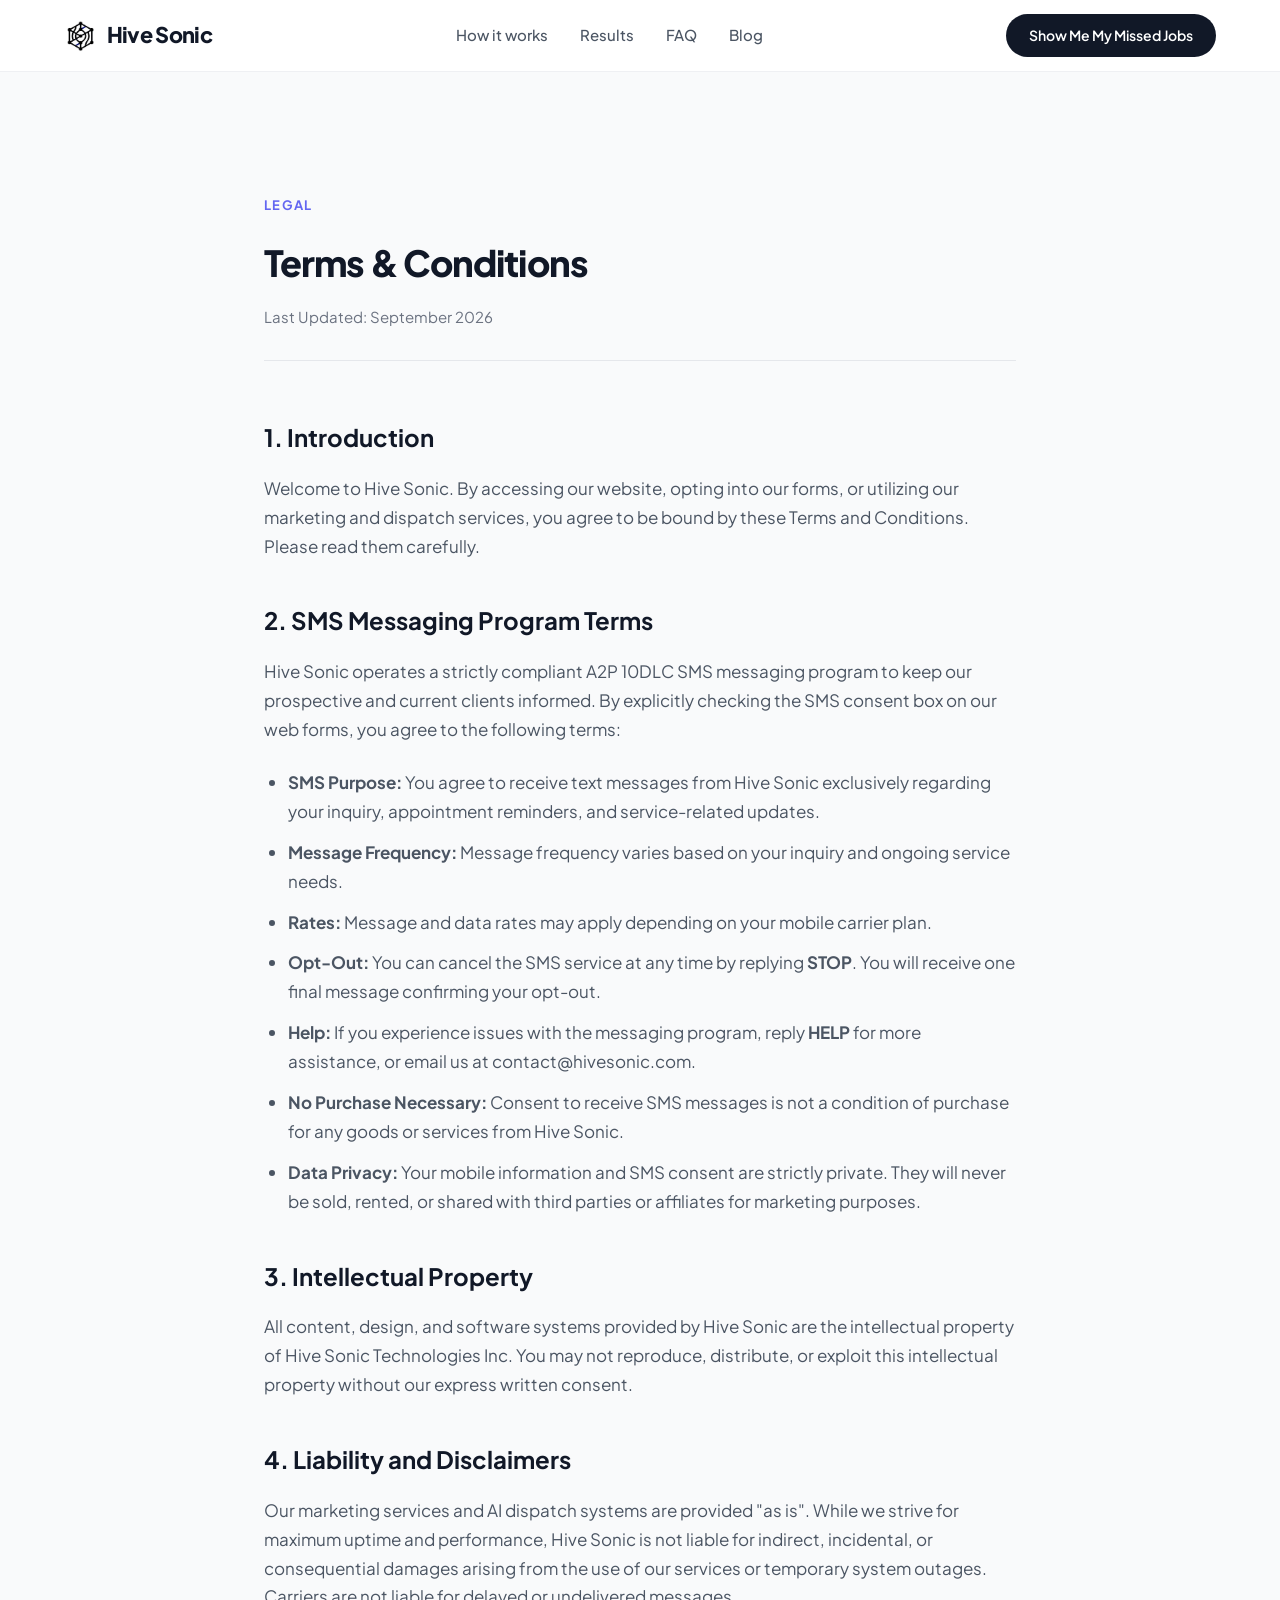
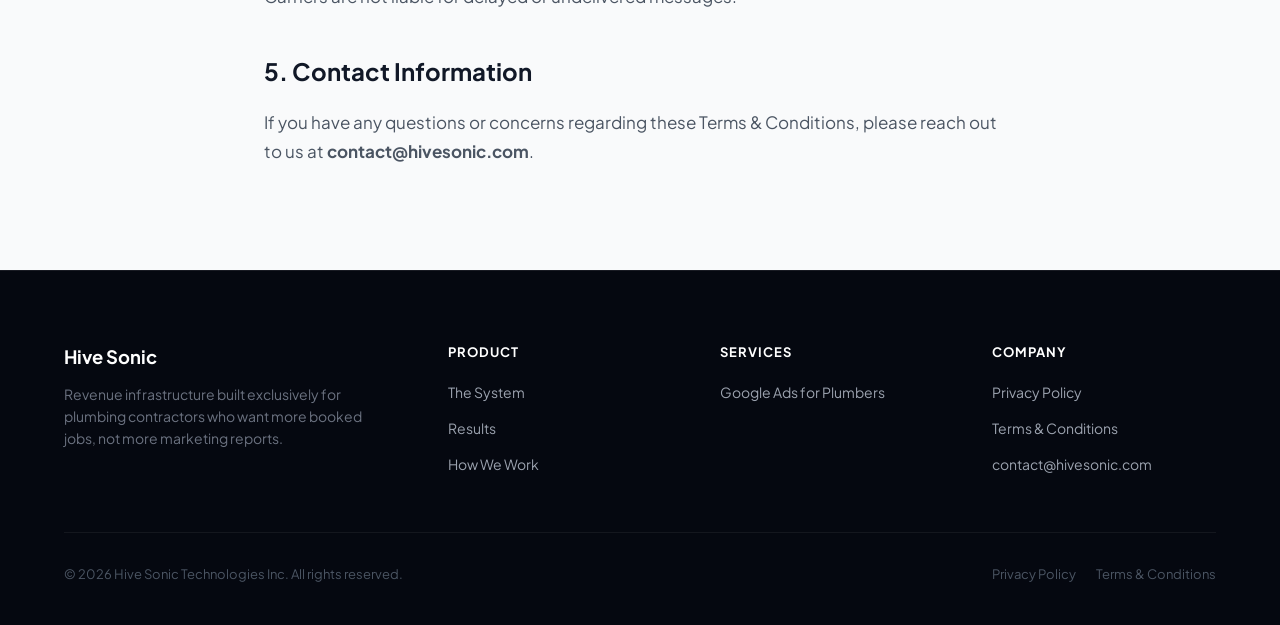
<file: terms.html>
<!DOCTYPE html>
<html lang="en">
<head>
  <meta charset="UTF-8" />
  <meta name="viewport" content="width=device-width, initial-scale=1.0" />
  <title>Terms & Conditions - Hive Sonic</title>
  <meta name="description" content="Terms and Conditions and SMS Messaging Program Terms for Hive Sonic." />
  <link rel="stylesheet" href="css/style.css" />
  <link rel="icon" href="data:image/svg+xml,<svg xmlns='http://www.w3.org/2000/svg' viewBox='0 0 100 100'><rect width='100' height='100' rx='24' fill='%23111827'/><circle cx='50' cy='50' r='16' fill='%23ffffff'/></svg>" />
</head>
<body style="background-color: #f9fafb;">

  <!-- NAVIGATION -->
  <header class="header">
    <div class="container nav-container">
      <a href="index.html" class="logo"><img src="images/logo_perfect.jpg" alt="Hive Sonic Logo" style="height: 36px; width: auto; mix-blend-mode: multiply;" /> Hive Sonic</a>
      <nav class="nav-links">
        <a href="index.html#how-it-works" class="nav-link">How it works</a>
        <a href="index.html#results" class="nav-link">Results</a>
        <a href="index.html#faq" class="nav-link">FAQ</a>
        <a href="blog.html" class="nav-link">Blog</a>
      </nav>
      <div class="nav-actions">
        <a href="index.html#hero-booking-form" class="btn btn-primary btn-sm">Show Me My Missed Jobs</a>
      </div>
    </div>
  </header>

  <main style="padding-top: 120px; padding-bottom: 80px;">
    <div class="container" style="max-width: 800px;">
      
      <!-- HEADER -->
      <div style="margin-bottom: 56px; border-bottom: 1px solid #e5e7eb; padding-bottom: 32px;">
        <span class="eyebrow" style="color: #6366f1; font-weight: 700; font-size: 0.8125rem; letter-spacing: 0.1em; text-transform: uppercase;">LEGAL</span>
        <h1 style="font-size: 2.25rem; font-weight: 800; color: #111827; letter-spacing: -0.025em; margin-top: 8px; margin-bottom: 16px;">
          Terms & Conditions
        </h1>
        <p style="color: #6b7280; font-size: 0.9375rem;">Last Updated: September 2026</p>
      </div>

      <!-- CONTENT -->
      <div style="color: #4b5563; line-height: 1.7; font-size: 1.0625rem;">
        
        <h2 style="font-size: 1.5rem; font-weight: 700; color: #111827; margin-bottom: 16px; margin-top: 40px;">1. Introduction</h2>
        <p style="margin-bottom: 24px;">Welcome to Hive Sonic. By accessing our website, opting into our forms, or utilizing our marketing and dispatch services, you agree to be bound by these Terms and Conditions. Please read them carefully.</p>

        <h2 style="font-size: 1.5rem; font-weight: 700; color: #111827; margin-bottom: 16px; margin-top: 40px;">2. SMS Messaging Program Terms</h2>
        <p style="margin-bottom: 24px;">Hive Sonic operates a strictly compliant A2P 10DLC SMS messaging program to keep our prospective and current clients informed. By explicitly checking the SMS consent box on our web forms, you agree to the following terms:</p>
        
        <ul style="margin-bottom: 24px; padding-left: 24px;">
          <li style="margin-bottom: 12px;"><strong>SMS Purpose:</strong> You agree to receive text messages from Hive Sonic exclusively regarding your inquiry, appointment reminders, and service-related updates.</li>
          <li style="margin-bottom: 12px;"><strong>Message Frequency:</strong> Message frequency varies based on your inquiry and ongoing service needs.</li>
          <li style="margin-bottom: 12px;"><strong>Rates:</strong> Message and data rates may apply depending on your mobile carrier plan.</li>
          <li style="margin-bottom: 12px;"><strong>Opt-Out:</strong> You can cancel the SMS service at any time by replying <strong>STOP</strong>. You will receive one final message confirming your opt-out.</li>
          <li style="margin-bottom: 12px;"><strong>Help:</strong> If you experience issues with the messaging program, reply <strong>HELP</strong> for more assistance, or email us at contact@hivesonic.com.</li>
          <li style="margin-bottom: 12px;"><strong>No Purchase Necessary:</strong> Consent to receive SMS messages is not a condition of purchase for any goods or services from Hive Sonic.</li>
          <li style="margin-bottom: 12px;"><strong>Data Privacy:</strong> Your mobile information and SMS consent are strictly private. They will never be sold, rented, or shared with third parties or affiliates for marketing purposes.</li>
        </ul>

        <h2 style="font-size: 1.5rem; font-weight: 700; color: #111827; margin-bottom: 16px; margin-top: 40px;">3. Intellectual Property</h2>
        <p style="margin-bottom: 24px;">All content, design, and software systems provided by Hive Sonic are the intellectual property of Hive Sonic Technologies Inc. You may not reproduce, distribute, or exploit this intellectual property without our express written consent.</p>

        <h2 style="font-size: 1.5rem; font-weight: 700; color: #111827; margin-bottom: 16px; margin-top: 40px;">4. Liability and Disclaimers</h2>
        <p style="margin-bottom: 24px;">Our marketing services and AI dispatch systems are provided "as is". While we strive for maximum uptime and performance, Hive Sonic is not liable for indirect, incidental, or consequential damages arising from the use of our services or temporary system outages. Carriers are not liable for delayed or undelivered messages.</p>

        <h2 style="font-size: 1.5rem; font-weight: 700; color: #111827; margin-bottom: 16px; margin-top: 40px;">5. Contact Information</h2>
        <p style="margin-bottom: 24px;">If you have any questions or concerns regarding these Terms & Conditions, please reach out to us at <strong>contact@hivesonic.com</strong>.</p>
        
      </div>
    </div>
  </main>

  <footer class="footer">
    <div class="container">
      <div class="footer-top">
        <div>
          <div class="footer-brand-title">Hive Sonic</div>
          <p class="footer-brand-desc">Revenue infrastructure built exclusively for plumbing contractors who want more booked jobs, not more marketing reports.</p>
        </div>
        <div>
          <div class="footer-col-title">Product</div>
          <ul class="footer-links">
            <li><a href="index.html#system" class="footer-link">The System</a></li>
            <li><a href="index.html#results" class="footer-link">Results</a></li>
            <li><a href="index.html#how-it-works" class="footer-link">How We Work</a></li>
          </ul>
        </div>
        <div>
          <div class="footer-col-title">Services</div>
          <ul class="footer-links">
            <li><a href="google-ads-for-plumbers.html" class="footer-link">Google Ads for Plumbers</a></li>
          </ul>
        </div>
        <div>
          <div class="footer-col-title">Company</div>
          <ul class="footer-links">
            <li><a href="privacy-policy.html" class="footer-link">Privacy Policy</a></li>
            <li><a href="terms.html" class="footer-link">Terms &amp; Conditions</a></li>
            <li><a href="mailto:contact@hivesonic.com" class="footer-link">contact@hivesonic.com</a></li>
          </ul>
        </div>
      </div>
      <div class="footer-bottom">
        <div>&copy; 2026 Hive Sonic Technologies Inc. All rights reserved.</div>
        <div style="display:flex; gap:20px;">
          <a href="privacy-policy.html" style="color:inherit; text-decoration:none;">Privacy Policy</a>
          <a href="terms.html" style="color:inherit; text-decoration:none;">Terms &amp; Conditions</a>
        </div>
      </div>
    </div>
  </footer>

</body>
</html>
</file>
<file: css/style.css>
/* ==========================================================================
   HIVE SONIC — REVENUE INFRASTRUCTURE FOR WATER RESTORATION
   Exact replica of the modern, ultra-clean SaaS design system
   ========================================================================== */

@import url('https://fonts.googleapis.com/css2?family=Plus+Jakarta+Sans:ital,wght@0,300;0,400;0,500;0,600;0,700;0,800;1,400;1,600&display=swap');

:root {
  --font-sans: 'Plus Jakarta Sans', -apple-system, BlinkMacSystemFont, "Segoe UI", Roboto, sans-serif;
  
  /* Colors */
  --bg-white: #ffffff;
  --bg-subtle: #f9fafb;
  --bg-card: #ffffff;
  --bg-dark: #090d16;
  --bg-dark-card: #111726;
  --bg-dark-border: rgba(255, 255, 255, 0.08);
  
  --text-primary: #111827;
  --text-secondary: #4b5563;
  --text-muted: #6b7280;
  --text-light: #9ca3af;
  --text-white: #f9fafb;
  
  --border-light: #e5e7eb;
  --border-subtle: #f3f4f6;
  
  --primary-black: #111827;
  --primary-hover: #000000;
  
  --accent-green: #10b981;
  --accent-green-bg: #ecfdf5;
  --accent-red: #ef4444;
  --accent-red-bg: #fff1f2;
  --accent-amber: #f59e0b;
  --accent-purple: #8b5cf6;
  
  --shadow-sm: 0 1px 2px 0 rgba(0, 0, 0, 0.05);
  --shadow-md: 0 4px 6px -1px rgba(0, 0, 0, 0.07), 0 2px 4px -2px rgba(0, 0, 0, 0.05);
  --shadow-lg: 0 10px 25px -3px rgba(0, 0, 0, 0.08), 0 4px 6px -4px rgba(0, 0, 0, 0.04);
  --shadow-xl: 0 20px 35px -5px rgba(0, 0, 0, 0.1), 0 8px 10px -6px rgba(0, 0, 0, 0.04);
  --shadow-float: 0 25px 50px -12px rgba(0, 0, 0, 0.15);
  
  --radius-sm: 8px;
  --radius-md: 12px;
  --radius-lg: 20px;
  --radius-xl: 28px;
  --radius-full: 9999px;
  
  --transition: all 0.25s cubic-bezier(0.16, 1, 0.3, 1);
}

/* Reset */
*, *::before, *::after {
  box-sizing: border-box;
  margin: 0;
  padding: 0;
}

html {
  scroll-behavior: smooth;
  font-size: 16px;
  -webkit-font-smoothing: antialiased;
  -moz-osx-font-smoothing: grayscale;
}

body {
  font-family: var(--font-sans);
  color: var(--text-primary);
  background-color: var(--bg-white);
  line-height: 1.5;
  overflow-x: hidden;
}

/* Container */
.container {
  max-width: 1200px;
  margin: 0 auto;
  padding: 0 24px;
}

.container-narrow {
  max-width: 900px;
  margin: 0 auto;
  padding: 0 24px;
}

/* Typography Helpers */
.eyebrow {
  display: inline-block;
  font-size: 0.75rem;
  font-weight: 700;
  text-transform: uppercase;
  letter-spacing: 0.12em;
  color: #9ca3af;
  margin-bottom: 12px;
}

.eyebrow-dark {
  color: #9ca3af;
}

.section-headline {
  font-size: clamp(2rem, 3.5vw, 2.75rem);
  font-weight: 700;
  line-height: 1.15;
  color: var(--text-primary);
  letter-spacing: -0.025em;
  margin-bottom: 16px;
}

.section-headline-dark {
  color: #ffffff;
}

.section-sub {
  font-size: 1.05rem;
  line-height: 1.65;
  color: var(--text-secondary);
  max-width: 680px;
}

.section-sub-dark {
  color: #9ca3af;
}

/* Section Spacing */
.section {
  padding: 100px 0;
}

.section-dark {
  background-color: var(--bg-dark);
  color: var(--text-white);
  position: relative;
  overflow: hidden;
}

.section-dark::before {
  content: '';
  position: absolute;
  top: 0;
  left: 50%;
  transform: translateX(-50%);
  width: 1000px;
  height: 400px;
  background: radial-gradient(circle, rgba(139, 92, 246, 0.12) 0%, rgba(9, 13, 22, 0) 70%);
  pointer-events: none;
}

/* Buttons */
.btn {
  display: inline-flex;
  align-items: center;
  justify-content: center;
  gap: 10px;
  font-size: 0.9375rem;
  font-weight: 600;
  padding: 12px 24px;
  border-radius: var(--radius-full);
  text-decoration: none;
  cursor: pointer;
  border: 1px solid transparent;
  transition: var(--transition);
  white-space: nowrap;
}

.btn-lg {
  padding: 18px 36px;
  font-size: 1.125rem;
  font-weight: 700;
  border-radius: var(--radius-full);
}

.btn-primary {
  background-color: var(--primary-black);
  color: #ffffff;
}

.btn-primary:hover {
  background-color: var(--primary-hover);
  transform: translateY(-2px);
  box-shadow: 0 6px 20px rgba(0, 0, 0, 0.22);
}

.btn-secondary {
  background-color: #ffffff;
  color: var(--text-primary);
  border-color: #d1d5db;
}

.btn-secondary:hover {
  background-color: #f9fafb;
  border-color: #9ca3af;
  transform: translateY(-2px);
  box-shadow: 0 4px 14px rgba(0, 0, 0, 0.06);
}

.btn-white {
  background-color: #ffffff;
  color: var(--text-primary);
}

.btn-white:hover {
  background-color: #f3f4f6;
  transform: translateY(-1px);
  box-shadow: 0 4px 14px rgba(255, 255, 255, 0.2);
}

.btn-dark-outline {
  background-color: rgba(255, 255, 255, 0.05);
  color: #ffffff;
  border-color: rgba(255, 255, 255, 0.2);
}

.btn-dark-outline:hover {
  background-color: rgba(255, 255, 255, 0.1);
  border-color: rgba(255, 255, 255, 0.4);
}

.btn-sm {
  padding: 10px 22px;
  font-size: 0.875rem;
}

/* ==========================================================================
   HEADER / NAVBAR
   ========================================================================== */
.header {
  position: sticky;
  top: 0;
  background-color: rgba(255, 255, 255, 0.95);
  backdrop-filter: blur(12px);
  -webkit-backdrop-filter: blur(12px);
  border-bottom: 1px solid rgba(229, 231, 235, 0.6);
  z-index: 1000;
  height: 72px;
  display: flex;
  align-items: center;
}

.nav-container {
  display: flex;
  align-items: center;
  justify-content: space-between;
  width: 100%;
}

.logo {
  display: flex;
  align-items: center;
  gap: 10px;
  text-decoration: none;
  color: var(--text-primary);
  font-weight: 800;
  font-size: 1.35rem;
  letter-spacing: -0.03em;
}

.nav-links {
  display: flex;
  align-items: center;
  gap: 32px;
  list-style: none;
}

.nav-link {
  text-decoration: none;
  color: #4b5563;
  font-size: 0.9375rem;
  font-weight: 500;
  transition: var(--transition);
}

.nav-link:hover {
  color: var(--text-primary);
}

.nav-actions {
  display: flex;
  align-items: center;
  gap: 16px;
}

.mobile-menu-btn {
  display: none;
  background: none;
  border: none;
  cursor: pointer;
  padding: 8px;
}

.mobile-menu-btn span {
  display: block;
  width: 22px;
  height: 2px;
  background-color: var(--text-primary);
  margin: 5px 0;
  transition: var(--transition);
}

/* ==========================================================================
   SECTION 1 — HERO
   ========================================================================== */
.hero {
  padding: 60px 0 90px;
  position: relative;
}

.hero-grid-split {
  display: grid;
  grid-template-columns: 1.1fr 0.95fr;
  gap: 56px;
  align-items: center;
  text-align: left;
}

.hero-content {
  display: flex;
  flex-direction: column;
  align-items: flex-start;
}

.hero-pill-wrapper {
  display: inline-flex;
  margin-bottom: 24px;
}

.hero-pill {
  display: inline-flex;
  align-items: center;
  gap: 8px;
  padding: 7px 18px;
  background-color: #ffffff;
  border: 1px solid #e5e7eb;
  border-radius: var(--radius-full);
  font-size: 0.84rem;
  font-weight: 500;
  color: #374151;
  text-decoration: none;
  box-shadow: 0 1px 2px rgba(0, 0, 0, 0.04);
  transition: var(--transition);
}

.hero-pill:hover {
  border-color: #d1d5db;
  box-shadow: 0 2px 6px rgba(0, 0, 0, 0.08);
}

.status-dot {
  width: 7px;
  height: 7px;
  background-color: #10b981;
  border-radius: 50%;
  display: inline-block;
  box-shadow: 0 0 0 2px rgba(16, 185, 129, 0.2);
}

.hero-title {
  font-size: clamp(2.3rem, 4.2vw, 3.75rem);
  font-weight: 800;
  line-height: 1.1;
  letter-spacing: -0.035em;
  color: var(--text-primary);
  margin-bottom: 20px;
}

.hero-description {
  font-size: 1.0625rem;
  line-height: 1.65;
  color: var(--text-secondary);
  margin-bottom: 32px;
}

.hero-cta-group {
  display: flex;
  align-items: center;
  gap: 16px;
  margin-bottom: 24px;
  flex-wrap: wrap;
}

.hero-microcopy {
  font-size: 0.8125rem;
  color: #9ca3af;
  font-weight: 500;
  letter-spacing: 0.01em;
}

/* Hero Right Side Form Card */
.hero-card-form {
  background-color: #ffffff;
  border: 1px solid #e5e7eb;
  border-radius: 24px;
  padding: 32px;
  box-shadow: 0 20px 40px -10px rgba(0, 0, 0, 0.08), 0 0 0 1px rgba(0, 0, 0, 0.02);
  position: relative;
}

.hero-form-header {
  margin-bottom: 20px;
}

.hero-form-title {
  font-size: 1.35rem;
  font-weight: 800;
  color: var(--text-primary);
  letter-spacing: -0.02em;
  margin-bottom: 4px;
}

.hero-form-sub {
  font-size: 0.8125rem;
  color: var(--text-secondary);
  line-height: 1.45;
}

.form-select {
  width: 100%;
  padding: 11px 14px;
  border: 1px solid #d1d5db;
  border-radius: 10px;
  font-family: inherit;
  font-size: 0.875rem;
  color: #111827;
  background-color: #ffffff;
  transition: var(--transition);
  cursor: pointer;
  appearance: none;
  background-image: url("data:image/svg+xml,%3Csvg width='12' height='8' viewBox='0 0 12 8' fill='none' xmlns='http://www.w3.org/2000/svg'%3E%3Cpath d='M1 1.5L6 6.5L11 1.5' stroke='%236B7280' stroke-width='1.5' stroke-linecap='round' stroke-linejoin='round'/%3E%3C/svg%3E");
  background-repeat: no-repeat;
  background-position: right 14px center;
}

.form-select:focus {
  outline: none;
  border-color: #111827;
  box-shadow: 0 0 0 3px rgba(17, 24, 39, 0.08);
}

.form-input-sm {
  padding: 10px 14px;
  font-size: 0.875rem;
}

.form-label-sm {
  font-size: 0.75rem;
  font-weight: 600;
  color: #374151;
  margin-bottom: 4px;
  display: block;
}

.form-group-sm {
  margin-bottom: 12px;
}

.a2p-consent-notice {
  font-size: 0.7rem;
  color: #6b7280;
  line-height: 1.45;
  background-color: #f9fafb;
  border: 1px solid #f3f4f6;
  border-radius: 8px;
  padding: 10px 12px;
  margin-bottom: 16px;
  display: flex;
  align-items: flex-start;
  gap: 8px;
}

.a2p-consent-notice input[type="checkbox"] {
  margin-top: 2px;
  flex-shrink: 0;
  cursor: pointer;
}

/* Mockup Browser Window */
.hero-mockup-wrapper {
  margin-top: 60px;
  position: relative;
}

.hero-mockup-glow {
  position: absolute;
  top: 20%;
  left: 50%;
  transform: translate(-50%, -50%);
  width: 80%;
  height: 60%;
  background: radial-gradient(circle, rgba(168, 85, 247, 0.15) 0%, rgba(59, 130, 246, 0.08) 50%, transparent 80%);
  filter: blur(40px);
  z-index: 0;
  pointer-events: none;
}

.browser-window {
  position: relative;
  background-color: #ffffff;
  border-radius: 16px;
  border: 1px solid #e5e7eb;
  box-shadow: var(--shadow-xl), 0 0 0 1px rgba(0, 0, 0, 0.03);
  overflow: hidden;
  z-index: 1;
}

.browser-header {
  background-color: #f9fafb;
  border-bottom: 1px solid #e5e7eb;
  padding: 12px 18px;
  display: flex;
  align-items: center;
  gap: 16px;
}

.browser-dots {
  display: flex;
  gap: 6px;
}

.browser-dot {
  width: 10px;
  height: 10px;
  border-radius: 50%;
}

.browser-dot.red { background-color: #ef4444; }
.browser-dot.yellow { background-color: #f59e0b; }
.browser-dot.green { background-color: #10b981; }

.browser-url-bar {
  background-color: #ffffff;
  border: 1px solid #e5e7eb;
  border-radius: 6px;
  padding: 4px 14px;
  font-size: 0.75rem;
  color: #6b7280;
  width: 240px;
  display: flex;
  align-items: center;
  gap: 6px;
}

.browser-body {
  padding: 24px;
  background-color: #ffffff;
}

.dashboard-grid {
  display: grid;
  grid-template-columns: repeat(4, 1fr);
  gap: 16px;
  margin-bottom: 20px;
}

.dash-card {
  background: #ffffff;
  border: 1px solid #f3f4f6;
  border-radius: 12px;
  padding: 16px;
  text-align: left;
  box-shadow: var(--shadow-sm);
}

.dash-card-label {
  font-size: 0.75rem;
  color: #6b7280;
  margin-bottom: 6px;
  font-weight: 500;
}

.dash-card-val {
  font-size: 1.5rem;
  font-weight: 700;
  color: var(--text-primary);
  display: flex;
  align-items: center;
  justify-content: space-between;
}

.dash-badge-green {
  font-size: 0.6875rem;
  font-weight: 600;
  color: #059669;
  background-color: #ecfdf5;
  padding: 2px 8px;
  border-radius: 9999px;
}

.dash-live-row {
  display: flex;
  align-items: center;
  justify-content: space-between;
  background-color: #f9fafb;
  border-radius: 10px;
  padding: 12px 18px;
  font-size: 0.8125rem;
}

/* ==========================================================================
   SECTION 2 — THE PROBLEM
   ========================================================================== */
.section-problem {
  background-color: #ffffff;
  border-top: 1px solid #f3f4f6;
}

.problem-header {
  margin-bottom: 48px;
}

.problem-grid {
  display: grid;
  grid-template-columns: repeat(3, 1fr);
  gap: 20px;
}

.problem-grid .problem-card:nth-child(4),
.problem-grid .problem-card:nth-child(5) {
  grid-column: span 1;
}

.problem-card {
  background-color: #ffffff;
  border: 1px solid #e5e7eb;
  border-radius: var(--radius-lg);
  padding: 28px;
  transition: var(--transition);
  display: flex;
  flex-direction: column;
}

.problem-card:hover {
  border-color: #d1d5db;
  box-shadow: var(--shadow-md);
  transform: translateY(-2px);
}

.problem-icon-wrapper {
  width: 44px;
  height: 44px;
  border-radius: 12px;
  background-color: #fff1f2;
  border: 1px solid #ffe4e6;
  display: flex;
  align-items: center;
  justify-content: center;
  color: #f43f5e;
  margin-bottom: 20px;
}

.problem-card-title {
  font-size: 1.0625rem;
  font-weight: 700;
  color: var(--text-primary);
  margin-bottom: 8px;
  letter-spacing: -0.01em;
}

.problem-card-desc {
  font-size: 0.875rem;
  color: var(--text-secondary);
  line-height: 1.6;
}

/* ==========================================================================
   SECTION 3 — THE CORE SYSTEM
   ========================================================================== */
.section-system {
  background-color: #ffffff;
  border-top: 1px solid #f3f4f6;
}

.system-header {
  margin-bottom: 64px;
}

.system-stages {
  display: flex;
  flex-direction: column;
  gap: 80px;
}

.stage-row {
  display: grid;
  grid-template-columns: 1fr 1fr;
  gap: 48px;
  align-items: center;
}

.stage-row.reverse {
  direction: rtl;
}

.stage-row.reverse > * {
  direction: ltr;
}

.stage-badge {
  display: inline-flex;
  align-items: center;
  gap: 8px;
  background-color: #000000;
  color: #ffffff;
  padding: 6px 12px;
  border-radius: 8px;
  font-size: 0.6875rem;
  font-weight: 700;
  letter-spacing: 0.08em;
  text-transform: uppercase;
  margin-bottom: 20px;
}

.stage-badge-icon {
  width: 14px;
  height: 14px;
  display: flex;
  align-items: center;
  justify-content: center;
}

.stage-headline {
  font-size: clamp(1.75rem, 3vw, 2.25rem);
  font-weight: 700;
  line-height: 1.2;
  color: var(--text-primary);
  letter-spacing: -0.02em;
  margin-bottom: 16px;
}

.stage-desc {
  font-size: 1rem;
  color: var(--text-secondary);
  line-height: 1.65;
  margin-bottom: 28px;
}

/* Radiant Backdrops */
.gradient-backdrop {
  border-radius: var(--radius-xl);
  padding: 40px;
  display: flex;
  align-items: center;
  justify-content: center;
  min-height: 380px;
  position: relative;
  overflow: hidden;
  box-shadow: var(--shadow-sm);
}

.gradient-purple {
  background: linear-gradient(135deg, #d8b4fe 0%, #c084fc 40%, #e879f9 100%);
}

.gradient-mint {
  background: linear-gradient(135deg, #a7f3d0 0%, #6ee7b7 50%, #34d399 100%);
}

.gradient-amber {
  background: linear-gradient(135deg, #fed7aa 0%, #fdba74 50%, #fb923c 100%);
}

.gradient-indigo {
  background: linear-gradient(135deg, #c4b5fd 0%, #a78bfa 50%, #818cf8 100%);
}

/* Floating UI Widgets Inside Gradients */
.floating-ui-card {
  background-color: #ffffff;
  border-radius: 16px;
  padding: 24px;
  width: 100%;
  max-width: 360px;
  box-shadow: var(--shadow-float);
  border: 1px solid rgba(255, 255, 255, 0.8);
}

/* Generate UI Card */
.search-widget-label {
  font-size: 0.6875rem;
  color: #6b7280;
  margin-bottom: 4px;
}

.search-widget-query {
  font-size: 0.9375rem;
  font-weight: 700;
  color: #111827;
  padding-bottom: 14px;
  border-bottom: 1px solid #f3f4f6;
  margin-bottom: 12px;
}

.search-lead-item {
  display: flex;
  align-items: center;
  justify-content: space-between;
  padding: 10px 0;
  border-bottom: 1px solid #f3f4f6;
  font-size: 0.8125rem;
  color: #374151;
  font-weight: 500;
}

.search-lead-item:last-child {
  border-bottom: none;
}

.badge-hot {
  background-color: #ecfdf5;
  color: #059669;
  font-size: 0.6875rem;
  font-weight: 600;
  padding: 2px 8px;
  border-radius: 9999px;
}

/* Convert UI Card */
.convert-preview {
  background-color: #f9fafb;
  border: 1px solid #e5e7eb;
  border-radius: 10px;
  padding: 16px;
}

.convert-header-bar {
  height: 8px;
  background-color: #111827;
  border-radius: 4px;
  width: 40%;
  margin-bottom: 14px;
}

.convert-banner {
  height: 60px;
  background-color: #e5e7eb;
  border-radius: 8px;
  margin-bottom: 14px;
  display: flex;
  align-items: center;
  justify-content: center;
  color: #6b7280;
  font-size: 0.75rem;
  font-weight: 600;
}

.convert-action-row {
  display: flex;
  gap: 10px;
  margin-bottom: 14px;
}

.convert-btn-mock {
  height: 32px;
  flex: 1;
  background-color: #111827;
  border-radius: 6px;
  display: flex;
  align-items: center;
  justify-content: center;
  color: #ffffff;
  font-size: 0.6875rem;
  font-weight: 600;
}

.convert-btn-mock-light {
  height: 32px;
  flex: 1;
  background-color: #ffffff;
  border: 1px solid #d1d5db;
  border-radius: 6px;
}

.convert-blocks {
  display: flex;
  gap: 8px;
}

.convert-block {
  flex: 1;
  height: 48px;
  background-color: #ffffff;
  border: 1px solid #e5e7eb;
  border-radius: 6px;
}

/* Capture AI Receptionist Card */
.ai-card-header {
  display: flex;
  align-items: center;
  justify-content: space-between;
  margin-bottom: 18px;
  padding-bottom: 10px;
  border-bottom: 1px solid #f3f4f6;
}

.ai-card-title {
  display: flex;
  align-items: center;
  gap: 8px;
  font-size: 0.8125rem;
  font-weight: 700;
  color: #111827;
}

.ai-live-indicator {
  font-size: 0.6875rem;
  font-weight: 600;
  color: #10b981;
  display: flex;
  align-items: center;
  gap: 4px;
}

.ai-chat-thread {
  display: flex;
  flex-direction: column;
  gap: 10px;
}

.chat-bubble {
  padding: 10px 14px;
  border-radius: 12px;
  font-size: 0.75rem;
  line-height: 1.4;
  max-width: 85%;
}

.bubble-user {
  background-color: #111827;
  color: #ffffff;
  align-self: flex-end;
  border-bottom-right-radius: 4px;
}

.bubble-ai {
  background-color: #f3f4f6;
  color: #1f2937;
  align-self: flex-start;
  border-bottom-left-radius: 4px;
}

.bubble-confirm {
  background-color: #111827;
  color: #ffffff;
  align-self: flex-end;
  border-bottom-right-radius: 4px;
  display: flex;
  align-items: center;
  gap: 6px;
}

/* Track UI Card */
.track-header {
  font-size: 0.8125rem;
  font-weight: 700;
  color: #111827;
  margin-bottom: 14px;
}

.track-grid {
  display: grid;
  grid-template-columns: 1fr 1fr;
  gap: 10px;
  margin-bottom: 18px;
}

.track-item {
  background-color: #f9fafb;
  border: 1px solid #f3f4f6;
  border-radius: 8px;
  padding: 8px 12px;
}

.track-label {
  font-size: 0.6875rem;
  color: #6b7280;
  margin-bottom: 2px;
}

.track-val {
  font-size: 1.125rem;
  font-weight: 700;
  color: #111827;
}

.track-bars {
  display: flex;
  align-items: flex-end;
  gap: 6px;
  height: 50px;
  padding-top: 10px;
}

.track-bar {
  flex: 1;
  background: linear-gradient(180deg, #818cf8 0%, #6366f1 100%);
  border-radius: 4px 4px 0 0;
}

/* ==========================================================================
   SECTION 4 — HOW IT WORKS
   ========================================================================== */
.section-steps {
  background-color: #ffffff;
  border-top: 1px solid #f3f4f6;
}

.steps-grid {
  display: grid;
  grid-template-columns: repeat(3, 1fr);
  gap: 28px;
  margin-top: 48px;
}

.step-card {
  background-color: #ffffff;
  border: 1px solid #e5e7eb;
  border-radius: var(--radius-lg);
  padding: 36px 28px;
  position: relative;
  transition: var(--transition);
}

.step-card:hover {
  border-color: #d1d5db;
  box-shadow: var(--shadow-md);
  transform: translateY(-2px);
}

.step-number {
  font-size: 0.8125rem;
  font-weight: 800;
  color: #6366f1;
  letter-spacing: 0.05em;
  margin-bottom: 16px;
  display: inline-block;
  background-color: #eef2ff;
  padding: 4px 10px;
  border-radius: 6px;
}

.step-title {
  font-size: 1.25rem;
  font-weight: 700;
  color: var(--text-primary);
  margin-bottom: 12px;
}

.step-desc {
  font-size: 0.9375rem;
  color: var(--text-secondary);
  line-height: 1.6;
}

/* ==========================================================================
   SECTION 5 — THE CUSTOMER JOURNEY (DARK MODE SECTION)
   ========================================================================== */
.workflow-pipeline {
  display: flex;
  flex-direction: column;
  gap: 14px;
  margin-top: 56px;
  position: relative;
}

.workflow-step {
  background-color: rgba(255, 255, 255, 0.03);
  border: 1px solid rgba(255, 255, 255, 0.08);
  border-radius: 14px;
  padding: 16px 24px;
  display: flex;
  align-items: center;
  justify-content: space-between;
  transition: var(--transition);
}

.workflow-step:hover {
  background-color: rgba(255, 255, 255, 0.06);
  border-color: rgba(255, 255, 255, 0.16);
  transform: translateX(4px);
}

.workflow-step-left {
  display: flex;
  align-items: center;
  gap: 16px;
}

.workflow-step-num {
  width: 28px;
  height: 28px;
  border-radius: 50%;
  background-color: rgba(139, 92, 246, 0.15);
  border: 1px solid rgba(139, 92, 246, 0.3);
  color: #c4b5fd;
  font-size: 0.75rem;
  font-weight: 700;
  display: flex;
  align-items: center;
  justify-content: center;
}

.workflow-step-text {
  font-size: 0.9375rem;
  font-weight: 600;
  color: #f9fafb;
}

.workflow-step-arrow {
  color: #6b7280;
  font-size: 1.1rem;
}

/* ==========================================================================
   SECTION 6 — PERFORMANCE REPORTING (CASE STUDIES)
   ========================================================================== */
.case-studies-grid {
  display: grid;
  grid-template-columns: repeat(3, 1fr);
  gap: 24px;
  margin-top: 52px;
}

.case-card {
  background-color: rgba(255, 255, 255, 0.03);
  border: 1px solid rgba(255, 255, 255, 0.08);
  border-radius: var(--radius-lg);
  padding: 32px 24px;
  display: flex;
  flex-direction: column;
  justify-content: space-between;
  transition: var(--transition);
}

.case-card:hover {
  background-color: rgba(255, 255, 255, 0.05);
  border-color: rgba(255, 255, 255, 0.16);
}

.case-card-header {
  margin-bottom: 20px;
}

.case-client-name {
  font-size: 1.125rem;
  font-weight: 700;
  color: #ffffff;
  margin-bottom: 4px;
}

.case-client-date {
  font-size: 0.75rem;
  color: #9ca3af;
  text-transform: uppercase;
  letter-spacing: 0.05em;
  margin-bottom: 14px;
}

.case-summary {
  font-size: 0.875rem;
  color: #d1d5db;
  line-height: 1.5;
  padding-bottom: 20px;
  border-bottom: 1px solid rgba(255, 255, 255, 0.08);
}

.case-metrics-list {
  display: flex;
  flex-direction: column;
  gap: 14px;
  margin-top: 20px;
}

.case-metric-item {
  background-color: rgba(0, 0, 0, 0.25);
  border: 1px solid rgba(255, 255, 255, 0.05);
  border-radius: 10px;
  padding: 12px 16px;
}

.case-metric-val {
  font-size: 1.125rem;
  font-weight: 700;
  color: #34d399;
  display: flex;
  align-items: center;
  justify-content: space-between;
}

.case-metric-label {
  font-size: 0.75rem;
  color: #9ca3af;
  margin-top: 2px;
}

/* ==========================================================================
   SECTION 7 — OUTCOMES
   ========================================================================== */
.outcomes-grid {
  display: grid;
  grid-template-columns: repeat(4, 1fr);
  gap: 20px;
  margin-top: 52px;
}

.outcome-card {
  background-color: rgba(255, 255, 255, 0.03);
  border: 1px solid rgba(255, 255, 255, 0.08);
  border-radius: var(--radius-lg);
  padding: 28px 22px;
  transition: var(--transition);
}

.outcome-card:hover {
  background-color: rgba(255, 255, 255, 0.06);
  border-color: rgba(255, 255, 255, 0.16);
  transform: translateY(-2px);
}

.outcome-icon {
  width: 40px;
  height: 40px;
  border-radius: 10px;
  background-color: rgba(139, 92, 246, 0.12);
  border: 1px solid rgba(139, 92, 246, 0.25);
  color: #c4b5fd;
  display: flex;
  align-items: center;
  justify-content: center;
  margin-bottom: 18px;
}

.outcome-title {
  font-size: 1.0625rem;
  font-weight: 700;
  color: #ffffff;
  margin-bottom: 8px;
}

.outcome-desc {
  font-size: 0.8125rem;
  color: #9ca3af;
  line-height: 1.6;
}

/* ==========================================================================
   SECTION 8 — FINAL CALL TO ACTION
   ========================================================================== */
.cta-banner {
  background: linear-gradient(180deg, rgba(17, 24, 39, 0.8) 0%, rgba(9, 13, 22, 1) 100%);
  border: 1px solid rgba(255, 255, 255, 0.1);
  border-radius: 28px;
  padding: 72px 40px;
  text-align: center;
  position: relative;
  overflow: hidden;
}

.cta-banner-glow {
  position: absolute;
  top: -50%;
  left: 50%;
  transform: translateX(-50%);
  width: 600px;
  height: 300px;
  background: radial-gradient(circle, rgba(168, 85, 247, 0.2) 0%, transparent 70%);
  pointer-events: none;
}

.cta-headline {
  font-size: clamp(2rem, 4vw, 3rem);
  font-weight: 800;
  color: #ffffff;
  letter-spacing: -0.025em;
  margin-bottom: 16px;
  max-width: 780px;
  margin-left: auto;
  margin-right: auto;
}

.cta-sub {
  font-size: 1.0625rem;
  color: #9ca3af;
  max-width: 620px;
  margin: 0 auto 36px;
  line-height: 1.6;
}

.cta-buttons {
  display: flex;
  align-items: center;
  justify-content: center;
  gap: 16px;
  flex-wrap: wrap;
}

/* ==========================================================================
   LEGAL FOOTER & A2P 10DLC COMPLIANCE
   ========================================================================== */
.footer {
  background-color: #050810;
  color: #9ca3af;
  padding: 72px 0 40px;
  border-top: 1px solid rgba(255, 255, 255, 0.08);
}

.footer-top {
  display: grid;
  grid-template-columns: 1.5fr 1fr 1fr 1fr;
  gap: 48px;
  margin-bottom: 56px;
}

.footer-brand-title {
  display: flex;
  align-items: center;
  gap: 10px;
  color: #ffffff;
  font-weight: 700;
  font-size: 1.15rem;
  margin-bottom: 12px;
}

.footer-brand-desc {
  font-size: 0.875rem;
  color: #6b7280;
  line-height: 1.6;
  max-width: 320px;
}

.footer-col-title {
  font-size: 0.8125rem;
  font-weight: 700;
  text-transform: uppercase;
  letter-spacing: 0.08em;
  color: #ffffff;
  margin-bottom: 18px;
}

.footer-links {
  list-style: none;
  display: flex;
  flex-direction: column;
  gap: 12px;
}

.footer-link {
  color: #9ca3af;
  text-decoration: none;
  font-size: 0.875rem;
  transition: var(--transition);
}

.footer-link:hover {
  color: #ffffff;
}

/* A2P 10DLC Compliance Box */
.compliance-box {
  background-color: rgba(255, 255, 255, 0.02);
  border: 1px solid rgba(255, 255, 255, 0.06);
  border-radius: 16px;
  padding: 28px;
  margin-bottom: 40px;
}

.compliance-title {
  font-size: 0.875rem;
  font-weight: 700;
  color: #ffffff;
  margin-bottom: 12px;
  display: flex;
  align-items: center;
  gap: 8px;
}

.compliance-text {
  font-size: 0.8125rem;
  color: #6b7280;
  line-height: 1.65;
  margin-bottom: 16px;
}

.compliance-grid {
  display: grid;
  grid-template-columns: repeat(4, 1fr);
  gap: 16px;
  padding-top: 16px;
  border-top: 1px solid rgba(255, 255, 255, 0.06);
}

.compliance-item-label {
  font-size: 0.75rem;
  font-weight: 700;
  color: #d1d5db;
  margin-bottom: 4px;
}

.compliance-item-val {
  font-size: 0.75rem;
  color: #6b7280;
  line-height: 1.5;
}

.footer-bottom {
  display: flex;
  align-items: center;
  justify-content: space-between;
  padding-top: 32px;
  border-top: 1px solid rgba(255, 255, 255, 0.06);
  font-size: 0.8125rem;
  color: #4b5563;
}

/* ==========================================================================
   MODALS (BOOKING & A2P 10DLC FULL NOTICE)
   ========================================================================== */
.modal-overlay {
  position: fixed;
  top: 0;
  left: 0;
  width: 100vw;
  height: 100vh;
  background-color: rgba(0, 0, 0, 0.7);
  backdrop-filter: blur(8px);
  -webkit-backdrop-filter: blur(8px);
  display: flex;
  align-items: center;
  justify-content: center;
  z-index: 9999;
  opacity: 0;
  pointer-events: none;
  transition: opacity 0.25s ease;
  padding: 20px;
}

.modal-overlay.active {
  opacity: 1;
  pointer-events: auto;
}

.modal-card {
  background-color: #ffffff;
  border-radius: 20px;
  width: 100%;
  max-width: 520px;
  padding: 36px;
  box-shadow: 0 25px 50px -12px rgba(0, 0, 0, 0.25);
  position: relative;
  transform: translateY(20px);
  transition: transform 0.25s ease;
  max-height: 90vh;
  overflow-y: auto;
}

.modal-overlay.active .modal-card {
  transform: translateY(0);
}

.modal-close {
  position: absolute;
  top: 20px;
  right: 20px;
  background: none;
  border: none;
  font-size: 1.25rem;
  color: #9ca3af;
  cursor: pointer;
  padding: 6px;
  line-height: 1;
  transition: var(--transition);
}

.modal-close:hover {
  color: #111827;
}

.form-group {
  margin-bottom: 18px;
}

.form-label {
  display: block;
  font-size: 0.8125rem;
  font-weight: 600;
  color: #374151;
  margin-bottom: 6px;
}

.form-input {
  width: 100%;
  padding: 12px 16px;
  border: 1px solid #d1d5db;
  border-radius: 10px;
  font-family: inherit;
  font-size: 0.9375rem;
  color: #111827;
  transition: var(--transition);
}

.form-input:focus {
  outline: none;
  border-color: #111827;
  box-shadow: 0 0 0 3px rgba(17, 24, 39, 0.08);
}

.form-consent {
  display: flex;
  align-items: flex-start;
  gap: 10px;
  font-size: 0.75rem;
  color: #6b7280;
  line-height: 1.4;
  margin-bottom: 22px;
}

.form-consent input[type="checkbox"] {
  margin-top: 3px;
  cursor: pointer;
}

/* ==========================================================================
   RESPONSIVE MEDIA QUERIES
   ========================================================================== */
@media (max-width: 1024px) {
  .hero-grid-split {
    grid-template-columns: 1fr;
    gap: 40px;
    text-align: center;
  }
  .hero-content {
    align-items: center;
  }
  .hero-cta-group {
    justify-content: center;
  }
  .dashboard-grid {
    grid-template-columns: repeat(2, 1fr);
  }
  .problem-grid {
    grid-template-columns: repeat(2, 1fr);
  }
  .case-studies-grid {
    grid-template-columns: 1fr;
  }
  .outcomes-grid {
    grid-template-columns: repeat(2, 1fr);
  }
  .compliance-grid {
    grid-template-columns: repeat(2, 1fr);
  }
}

@media (max-width: 768px) {
  .nav-links, .nav-signin {
    display: none;
  }
  .mobile-menu-btn {
    display: block;
  }
  .stage-row, .stage-row.reverse {
    grid-template-columns: 1fr;
    gap: 32px;
    direction: ltr;
  }
  .problem-grid {
    grid-template-columns: 1fr;
  }
  .steps-grid {
    grid-template-columns: 1fr;
  }
  .outcomes-grid {
    grid-template-columns: 1fr;
  }
  .footer-top {
    grid-template-columns: 1fr;
    gap: 36px;
  }
  .compliance-grid {
    grid-template-columns: 1fr;
  }
  .hero-title {
    font-size: 2.25rem;
  }
  .cta-banner {
    padding: 48px 24px;
  }
}
/* ==========================================================================
   RESPONSIVE GRID HELPERS
   ========================================================================== */
.grid-2-col {
  display: grid !important;
  grid-template-columns: 1fr 1fr !important;
}
.grid-3-col-mini {
  display: grid !important;
  grid-template-columns: repeat(3, 1fr) !important;
}

@media (max-width: 768px) {
  .grid-2-col {
    grid-template-columns: 1fr !important;
  }
  .grid-3-col-mini {
    grid-template-columns: 1fr !important;
    gap: 20px !important;
  }
}

/* ==========================================================================
   CASE STUDY REDESIGN — NEW SECTION STYLES
   ========================================================================== */

/* Feature card (Case Study 01 — full width split) */
.cs-feature-card {
  display: grid;
  grid-template-columns: 1fr 1fr;
  gap: 0;
  background: rgba(255, 255, 255, 0.04);
  border: 1px solid rgba(255, 255, 255, 0.1);
  border-radius: 20px;
  overflow: hidden;
  margin-bottom: 24px;
}

.cs-feature-left {
  padding: 40px;
  border-right: 1px solid rgba(255, 255, 255, 0.08);
  display: flex;
  flex-direction: column;
  gap: 16px;
}

.cs-feature-right {
  padding: 40px;
  background: rgba(255, 255, 255, 0.03);
  display: flex;
  align-items: center;
}

.cs-tag {
  display: inline-block;
  font-size: 0.6875rem;
  font-weight: 700;
  letter-spacing: 0.1em;
  text-transform: uppercase;
  color: #8b5cf6;
  background: rgba(139, 92, 246, 0.12);
  border: 1px solid rgba(139, 92, 246, 0.2);
  border-radius: 6px;
  padding: 3px 10px;
  width: max-content;
}

.cs-location {
  font-size: 0.8125rem;
  color: #6b7280;
  font-weight: 500;
}

.cs-headline {
  font-size: 1.2rem;
  font-weight: 700;
  color: #f9fafb;
  line-height: 1.45;
  letter-spacing: -0.01em;
}

.cs-narrative {
  font-size: 0.875rem;
  color: #9ca3af;
  line-height: 1.7;
}

.cs-services-used {
  display: flex;
  flex-wrap: wrap;
  gap: 8px;
  margin-top: 4px;
}

.cs-service-pill {
  font-size: 0.75rem;
  font-weight: 600;
  color: #e5e7eb;
  background: rgba(255, 255, 255, 0.06);
  border: 1px solid rgba(255, 255, 255, 0.1);
  border-radius: 20px;
  padding: 4px 12px;
}

/* Stat block inside feature card */
.cs-stat-block {
  width: 100%;
  display: flex;
  flex-direction: column;
  gap: 24px;
}

.cs-stat-row {
  display: grid;
  grid-template-columns: 1fr 1fr;
  gap: 20px;
}

.cs-stat {
  display: flex;
  flex-direction: column;
  gap: 6px;
}

.cs-stat-full {
  grid-column: 1 / -1;
}

.cs-stat-label {
  font-size: 0.6875rem;
  font-weight: 700;
  letter-spacing: 0.08em;
  text-transform: uppercase;
  color: #6b7280;
}

.cs-stat-before {
  font-size: 0.8125rem;
  color: #9ca3af;
}

.cs-stat-before strong {
  color: #d1d5db;
}

.cs-stat-after {
  font-size: 0.9375rem;
  font-weight: 700;
  color: #f3f4f6;
}

.cs-stat-after strong {
  color: #ffffff;
}

.cs-stat-bar-wrap {
  display: flex;
  flex-direction: column;
  gap: 4px;
  margin: 4px 0;
}

.cs-stat-bar-bg {
  height: 5px;
  background: rgba(255, 255, 255, 0.07);
  border-radius: 3px;
  overflow: hidden;
}

.cs-stat-bar-fill {
  height: 100%;
  background: linear-gradient(90deg, #8b5cf6, #a78bfa);
  border-radius: 3px;
  transition: width 0.8s ease;
}

.cs-bar-green {
  background: linear-gradient(90deg, #10b981, #34d399);
}

.cs-stat-delta {
  font-size: 0.8125rem;
  font-weight: 700;
}

.cs-delta-up {
  color: #a78bfa;
}

.cs-delta-down {
  color: #34d399;
}

/* Pair grid (Case Studies 02 & 03 — side by side) */
.cs-pair-grid {
  display: grid;
  grid-template-columns: 1fr 1fr;
  gap: 20px;
}

.cs-pair-card {
  background: rgba(255, 255, 255, 0.04);
  border: 1px solid rgba(255, 255, 255, 0.08);
  border-radius: 16px;
  padding: 32px;
  display: flex;
  flex-direction: column;
  gap: 14px;
}

.cs-pair-headline {
  font-size: 1.0625rem;
  font-weight: 700;
  color: #f3f4f6;
  line-height: 1.5;
  letter-spacing: -0.01em;
}

.cs-pair-narrative {
  font-size: 0.875rem;
  color: #9ca3af;
  line-height: 1.7;
}

/* Mini stats row inside pair cards */
.cs-mini-stats {
  display: grid;
  grid-template-columns: repeat(3, 1fr);
  gap: 12px;
  padding-top: 12px;
  border-top: 1px solid rgba(255, 255, 255, 0.07);
  margin-top: auto;
}

.cs-mini-stat {
  display: flex;
  flex-direction: column;
  gap: 4px;
}

.cs-mini-val {
  font-size: 1.125rem;
  font-weight: 800;
  color: #ffffff;
  letter-spacing: -0.02em;
  line-height: 1.2;
}

.cs-mini-lbl {
  font-size: 0.6875rem;
  color: #6b7280;
  line-height: 1.4;
}

/* Responsive: stack on tablet */
@media (max-width: 860px) {
  .cs-feature-card {
    grid-template-columns: 1fr;
  }
  .cs-feature-left {
    border-right: none;
    border-bottom: 1px solid rgba(255, 255, 255, 0.08);
  }
  .cs-stat-row {
    grid-template-columns: 1fr;
  }
}

@media (max-width: 640px) {
  .cs-pair-grid {
    grid-template-columns: 1fr;
  }
  .cs-mini-stats {
    grid-template-columns: 1fr 1fr;
  }
  .cs-feature-left,
  .cs-feature-right {
    padding: 28px 24px;
  }
  .cs-pair-card {
    padding: 24px;
  }
}
</file>
